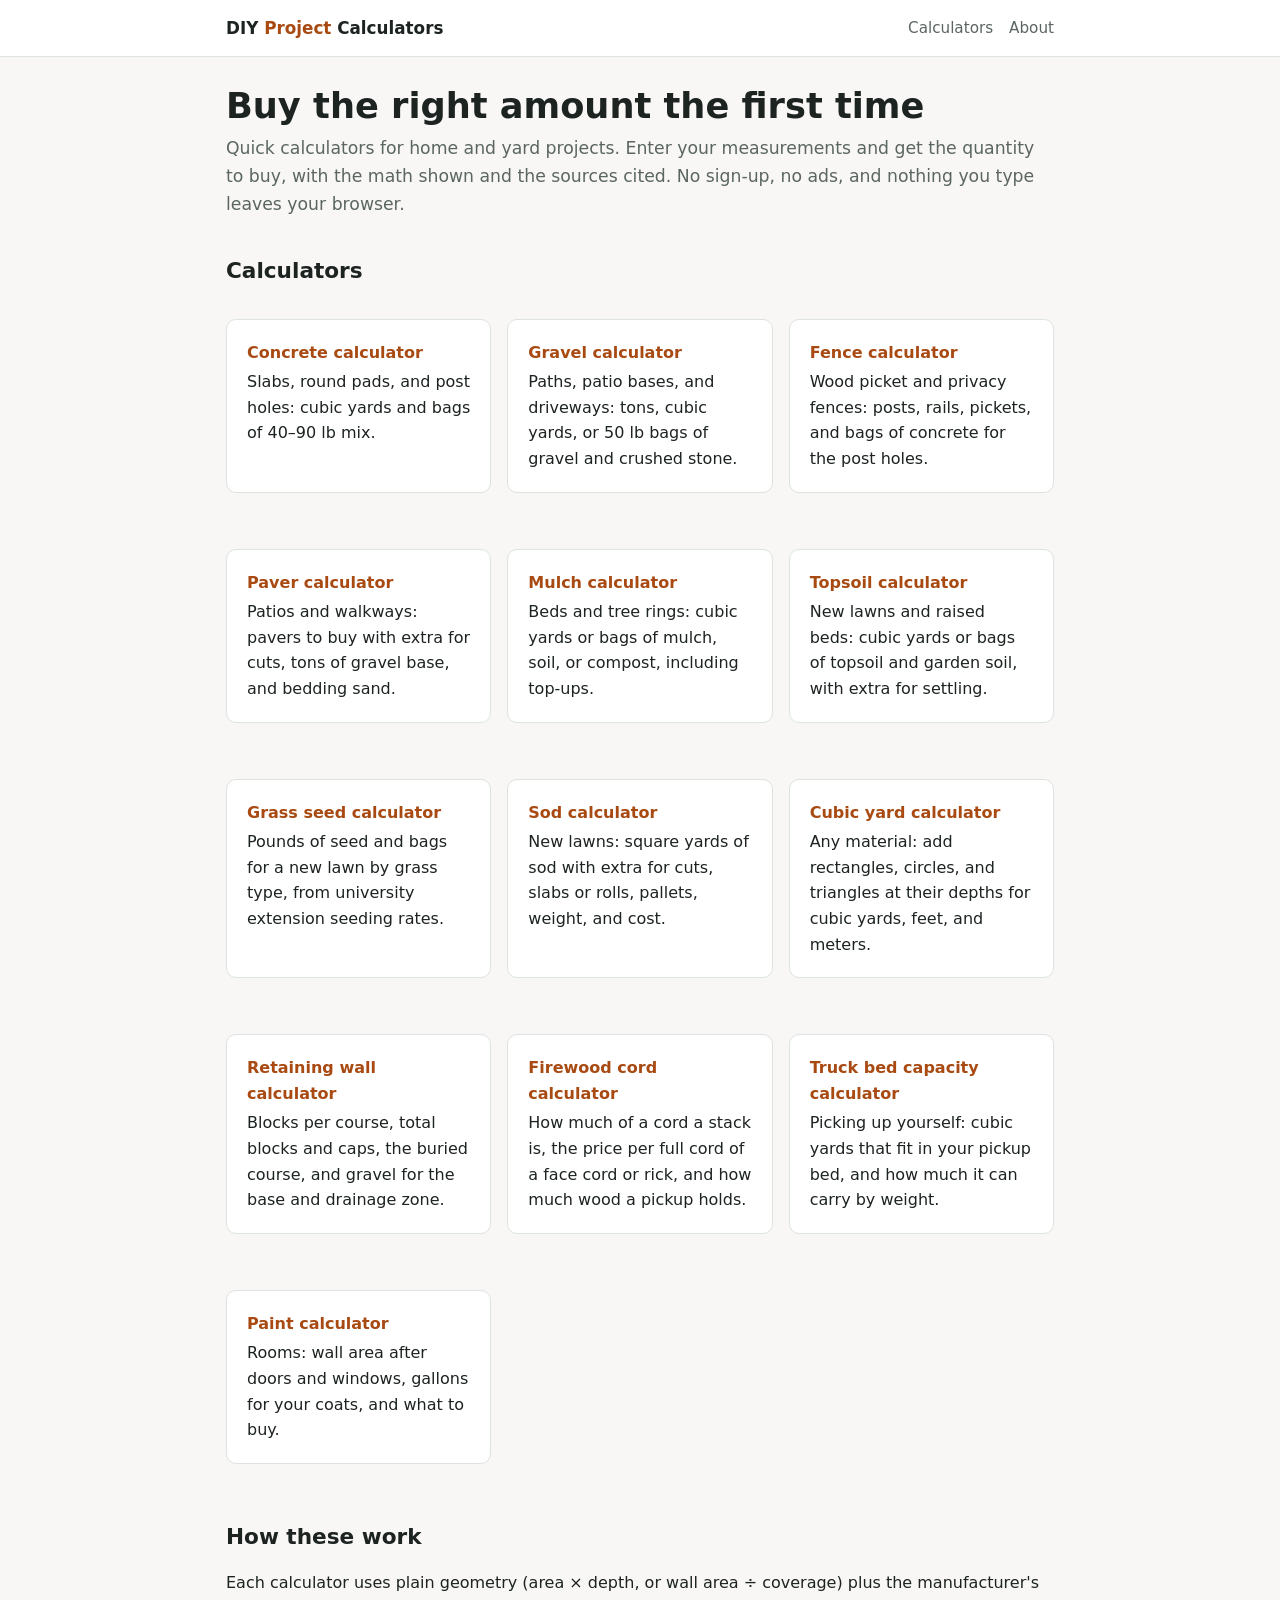
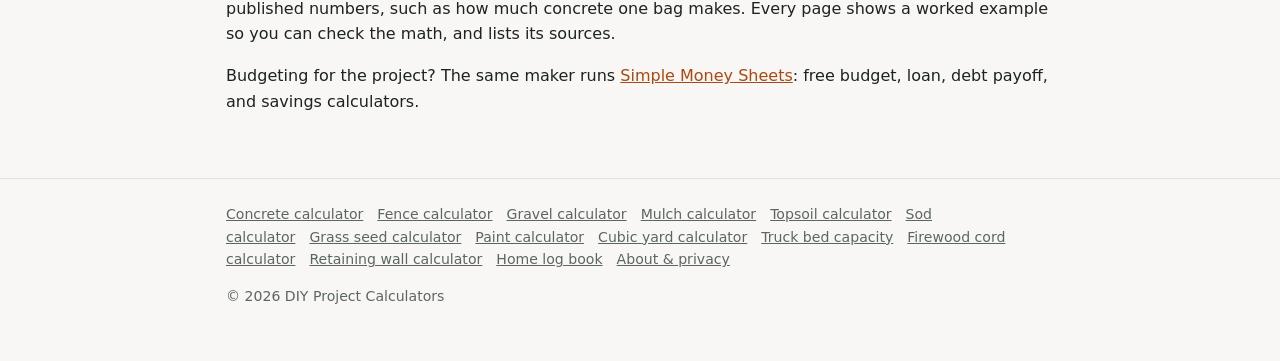
<file: index.html>
<!doctype html>
<html lang="en">
<head>
<meta charset="utf-8">
<meta name="google-site-verification" content="ST_m0Lv6cgQkU_CUB0DZ6t5wIHJvUm4Qn8jjZaFgOgs">
<meta name="msvalidate.01" content="11070C0857363E1547A2F352C2CA9851">
<meta name="p:domain_verify" content="dd85c5cff91aba68b553a9151f169325">
<meta name="viewport" content="width=device-width, initial-scale=1">
<title>DIY Project Calculators: Concrete, Gravel, Mulch, Paint</title>
<meta name="description" content="Free calculators for home and yard projects: bags of concrete, tons of gravel, yards of mulch or topsoil, and gallons of paint to buy. No sign-up; runs in your browser.">
<link rel="canonical" href="https://simpletoolshop.com/diy-project-calculators/">
<link rel="stylesheet" href="assets/style.css">
</head>
<body>
<header class="site"><div class="wrap">
  <a class="brand" href="./">DIY <span>Project</span> Calculators</a>
  <nav class="top"><a href="#calculators">Calculators</a><a href="about/">About</a></nav>
</div></header>
<main><div class="wrap">
  <h1>Buy the right amount the first time</h1>
  <p class="lede">Quick calculators for home and yard projects. Enter your measurements and get the quantity to buy, with the math shown and the sources cited. No sign-up, no ads, and nothing you type leaves your browser.</p>

  <h2 id="calculators">Calculators</h2>
  <div class="grid">
    <a class="card tool-link" href="concrete-calculator/"><strong>Concrete calculator</strong>Slabs, round pads, and post holes: cubic yards and bags of 40&ndash;90 lb mix.</a>
    <a class="card tool-link" href="gravel-calculator/"><strong>Gravel calculator</strong>Paths, patio bases, and driveways: tons, cubic yards, or 50 lb bags of gravel and crushed stone.</a>
    <a class="card tool-link" href="fence-calculator/"><strong>Fence calculator</strong>Wood picket and privacy fences: posts, rails, pickets, and bags of concrete for the post holes.</a>
    <a class="card tool-link" href="paver-calculator/"><strong>Paver calculator</strong>Patios and walkways: pavers to buy with extra for cuts, tons of gravel base, and bedding sand.</a>
    <a class="card tool-link" href="mulch-calculator/"><strong>Mulch calculator</strong>Beds and tree rings: cubic yards or bags of mulch, soil, or compost, including top-ups.</a>
    <a class="card tool-link" href="topsoil-calculator/"><strong>Topsoil calculator</strong>New lawns and raised beds: cubic yards or bags of topsoil and garden soil, with extra for settling.</a>
    <a class="card tool-link" href="grass-seed-calculator/"><strong>Grass seed calculator</strong>Pounds of seed and bags for a new lawn by grass type, from university extension seeding rates.</a>
    <a class="card tool-link" href="sod-calculator/"><strong>Sod calculator</strong>New lawns: square yards of sod with extra for cuts, slabs or rolls, pallets, weight, and cost.</a>
    <a class="card tool-link" href="cubic-yard-calculator/"><strong>Cubic yard calculator</strong>Any material: add rectangles, circles, and triangles at their depths for cubic yards, feet, and meters.</a>
    <a class="card tool-link" href="retaining-wall-calculator/"><strong>Retaining wall calculator</strong>Blocks per course, total blocks and caps, the buried course, and gravel for the base and drainage zone.</a>
    <a class="card tool-link" href="firewood-cord-calculator/"><strong>Firewood cord calculator</strong>How much of a cord a stack is, the price per full cord of a face cord or rick, and how much wood a pickup holds.</a>
    <a class="card tool-link" href="truck-bed-capacity-calculator/"><strong>Truck bed capacity calculator</strong>Picking up yourself: cubic yards that fit in your pickup bed, and how much it can carry by weight.</a>
    <a class="card tool-link" href="paint-calculator/"><strong>Paint calculator</strong>Rooms: wall area after doors and windows, gallons for your coats, and what to buy.</a>
  </div>

  <h2>How these work</h2>
  <p>Each calculator uses plain geometry (area &times; depth, or wall area &divide; coverage) plus the manufacturer's published numbers, such as how much concrete one bag makes. Every page shows a worked example so you can check the math, and lists its sources.</p>
  <p>Budgeting for the project? The same maker runs <a href="https://simpletoolshop.com/simple-money-sheets/">Simple Money Sheets</a>: free budget, loan, debt payoff, and savings calculators.</p>
</div></main>
<footer class="site"><div class="wrap">
  <a href="concrete-calculator/">Concrete calculator</a><a href="fence-calculator/">Fence calculator</a><a href="gravel-calculator/">Gravel calculator</a><a href="mulch-calculator/">Mulch calculator</a><a href="topsoil-calculator/">Topsoil calculator</a><a href="sod-calculator/">Sod calculator</a><a href="grass-seed-calculator/">Grass seed calculator</a><a href="paint-calculator/">Paint calculator</a><a href="cubic-yard-calculator/">Cubic yard calculator</a><a href="truck-bed-capacity-calculator/">Truck bed capacity</a><a href="firewood-cord-calculator/">Firewood cord calculator</a><a href="retaining-wall-calculator/">Retaining wall calculator</a><a href="https://www.amazon.com/dp/B0HS3CK9QW" data-goatcounter-click="kdp-home" rel="noopener">Home log book</a><a href="about/">About &amp; privacy</a>
  <p>&copy; <span data-year></span> DIY Project Calculators</p>
</div></footer>
<script src="assets/config.js"></script>
</body>
</html>
</file>
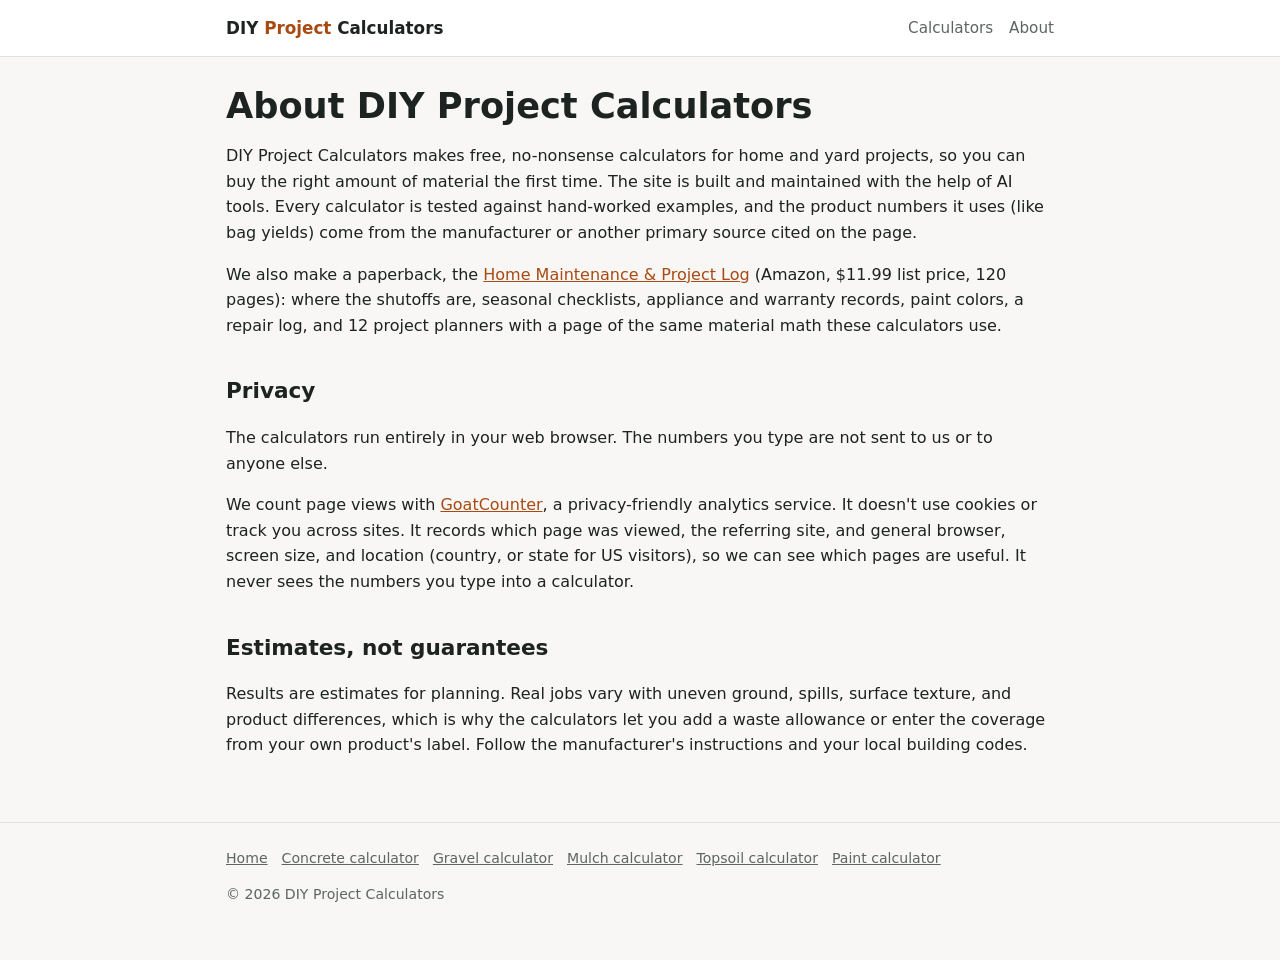
<file: about/index.html>
<!doctype html>
<html lang="en">
<head>
<meta charset="utf-8">
<meta name="viewport" content="width=device-width, initial-scale=1">
<title>About &amp; Privacy | DIY Project Calculators</title>
<meta name="description" content="About DIY Project Calculators, how the calculators are checked, and our privacy policy.">
<link rel="canonical" href="https://simpletoolshop.com/diy-project-calculators/about/">
<link rel="stylesheet" href="../assets/style.css">
</head>
<body>
<header class="site"><div class="wrap">
  <a class="brand" href="../">DIY <span>Project</span> Calculators</a>
  <nav class="top"><a href="../#calculators">Calculators</a><a href="./">About</a></nav>
</div></header>
<main><div class="wrap">
  <h1>About DIY Project Calculators</h1>
  <p>DIY Project Calculators makes free, no-nonsense calculators for home and yard projects, so you can buy the right amount of material the first time. The site is built and maintained with the help of AI tools. Every calculator is tested against hand-worked examples, and the product numbers it uses (like bag yields) come from the manufacturer or another primary source cited on the page.</p>
  <p>We also make a paperback, the <a href="https://www.amazon.com/dp/B0HS3CK9QW" data-goatcounter-click="kdp-home" rel="noopener">Home Maintenance &amp; Project Log</a> (Amazon, $11.99 list price, 120 pages): where the shutoffs are, seasonal checklists, appliance and warranty records, paint colors, a repair log, and 12 project planners with a page of the same material math these calculators use.</p>
  <h2>Privacy</h2>
  <p>The calculators run entirely in your web browser. The numbers you type are not sent to us or to anyone else.</p>
  <p>We count page views with <a href="https://www.goatcounter.com/">GoatCounter</a>, a privacy-friendly analytics service. It doesn't use cookies or track you across sites. It records which page was viewed, the referring site, and general browser, screen size, and location (country, or state for US visitors), so we can see which pages are useful. It never sees the numbers you type into a calculator.</p>
  <h2>Estimates, not guarantees</h2>
  <p>Results are estimates for planning. Real jobs vary with uneven ground, spills, surface texture, and product differences, which is why the calculators let you add a waste allowance or enter the coverage from your own product's label. Follow the manufacturer's instructions and your local building codes.</p>
</div></main>
<footer class="site"><div class="wrap">
  <a href="../">Home</a><a href="../concrete-calculator/">Concrete calculator</a><a href="../gravel-calculator/">Gravel calculator</a><a href="../mulch-calculator/">Mulch calculator</a><a href="../topsoil-calculator/">Topsoil calculator</a><a href="../paint-calculator/">Paint calculator</a>
  <p>&copy; <span data-year></span> DIY Project Calculators</p>
</div></footer>
<script src="../assets/config.js"></script>
</body>
</html>
</file>
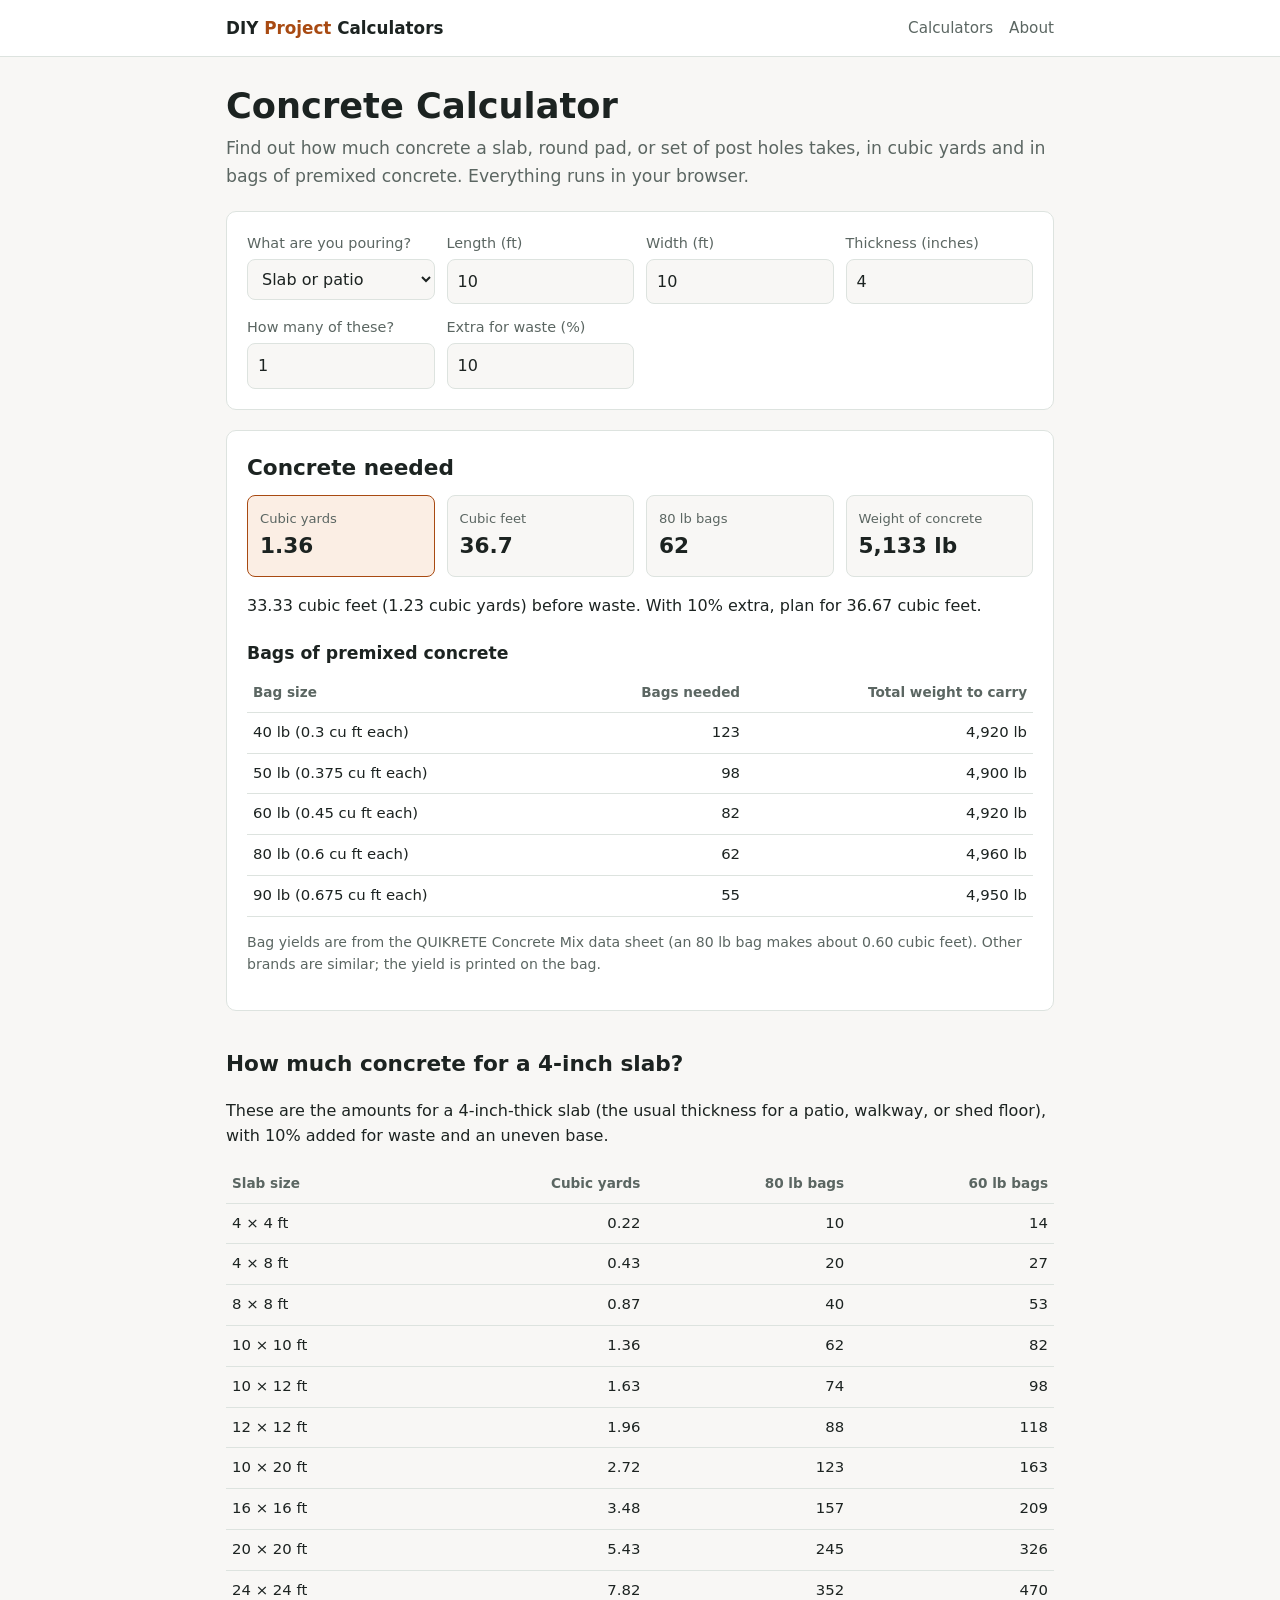
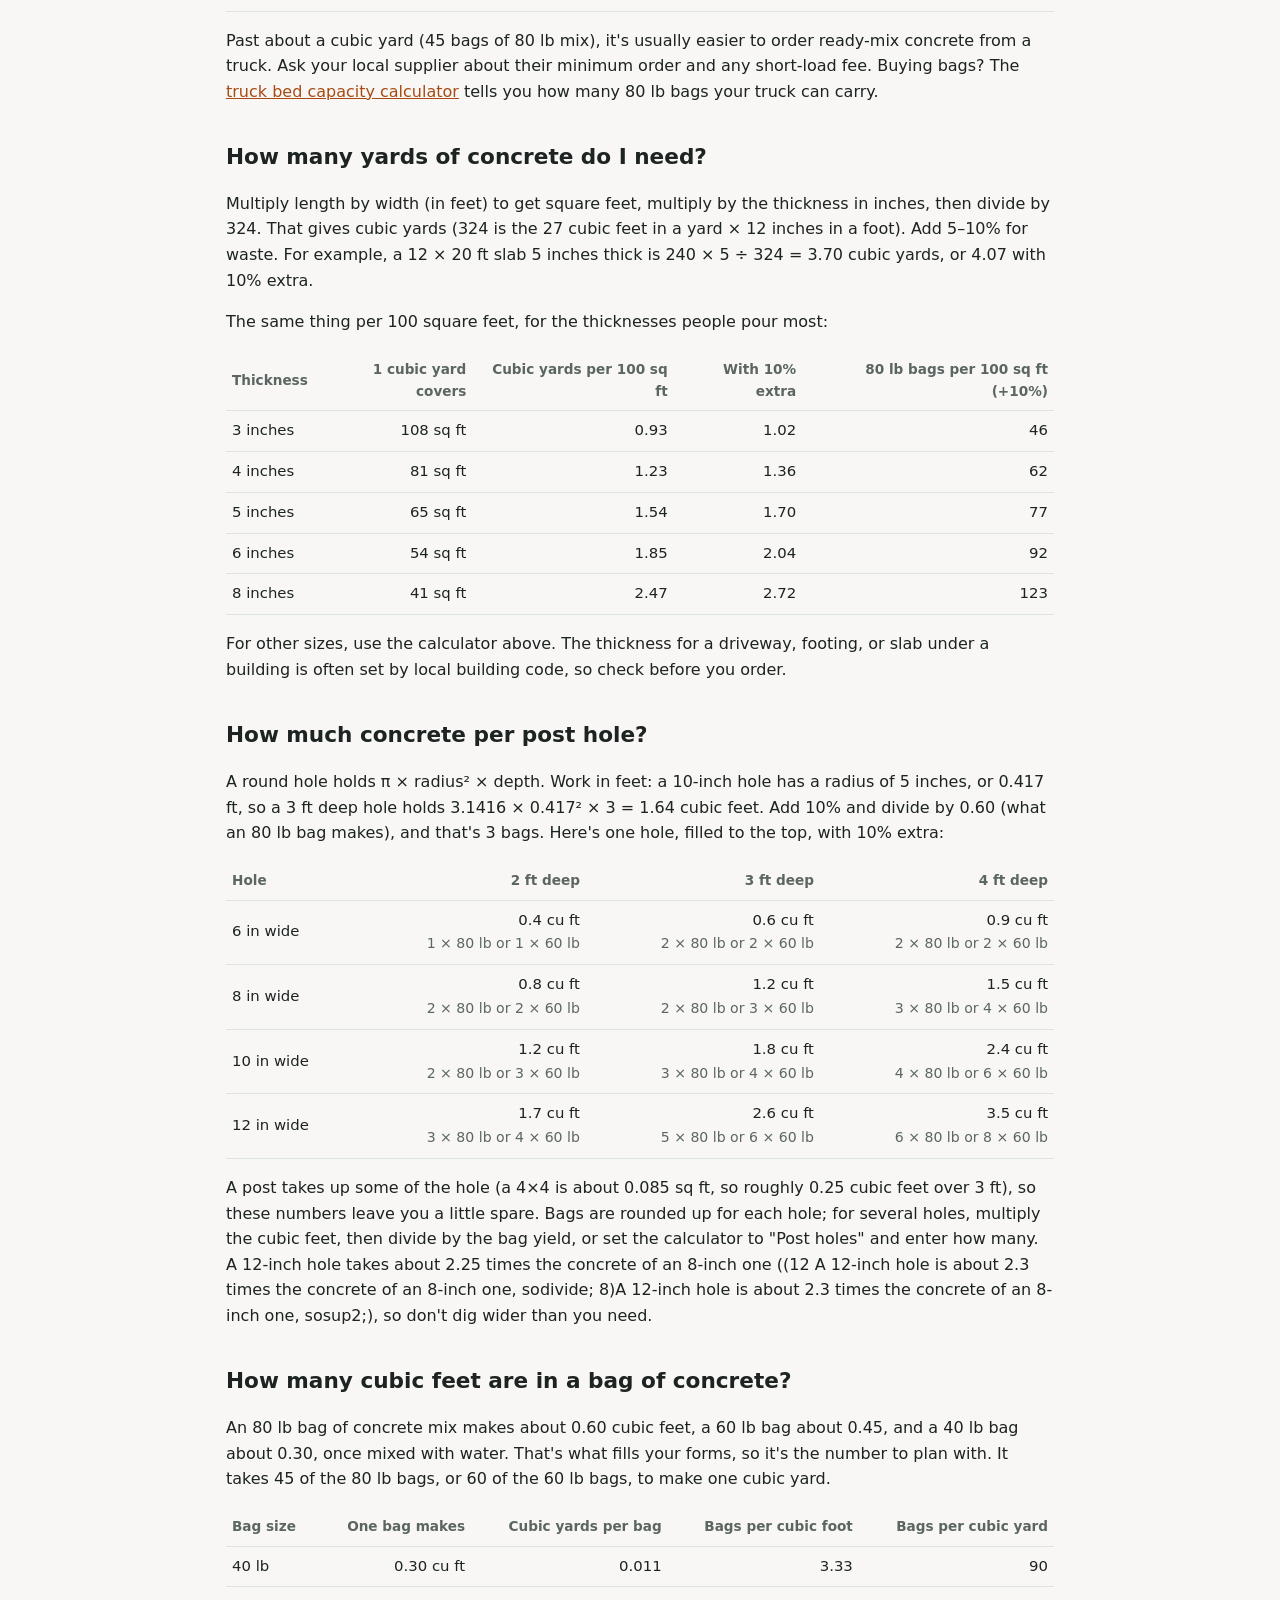
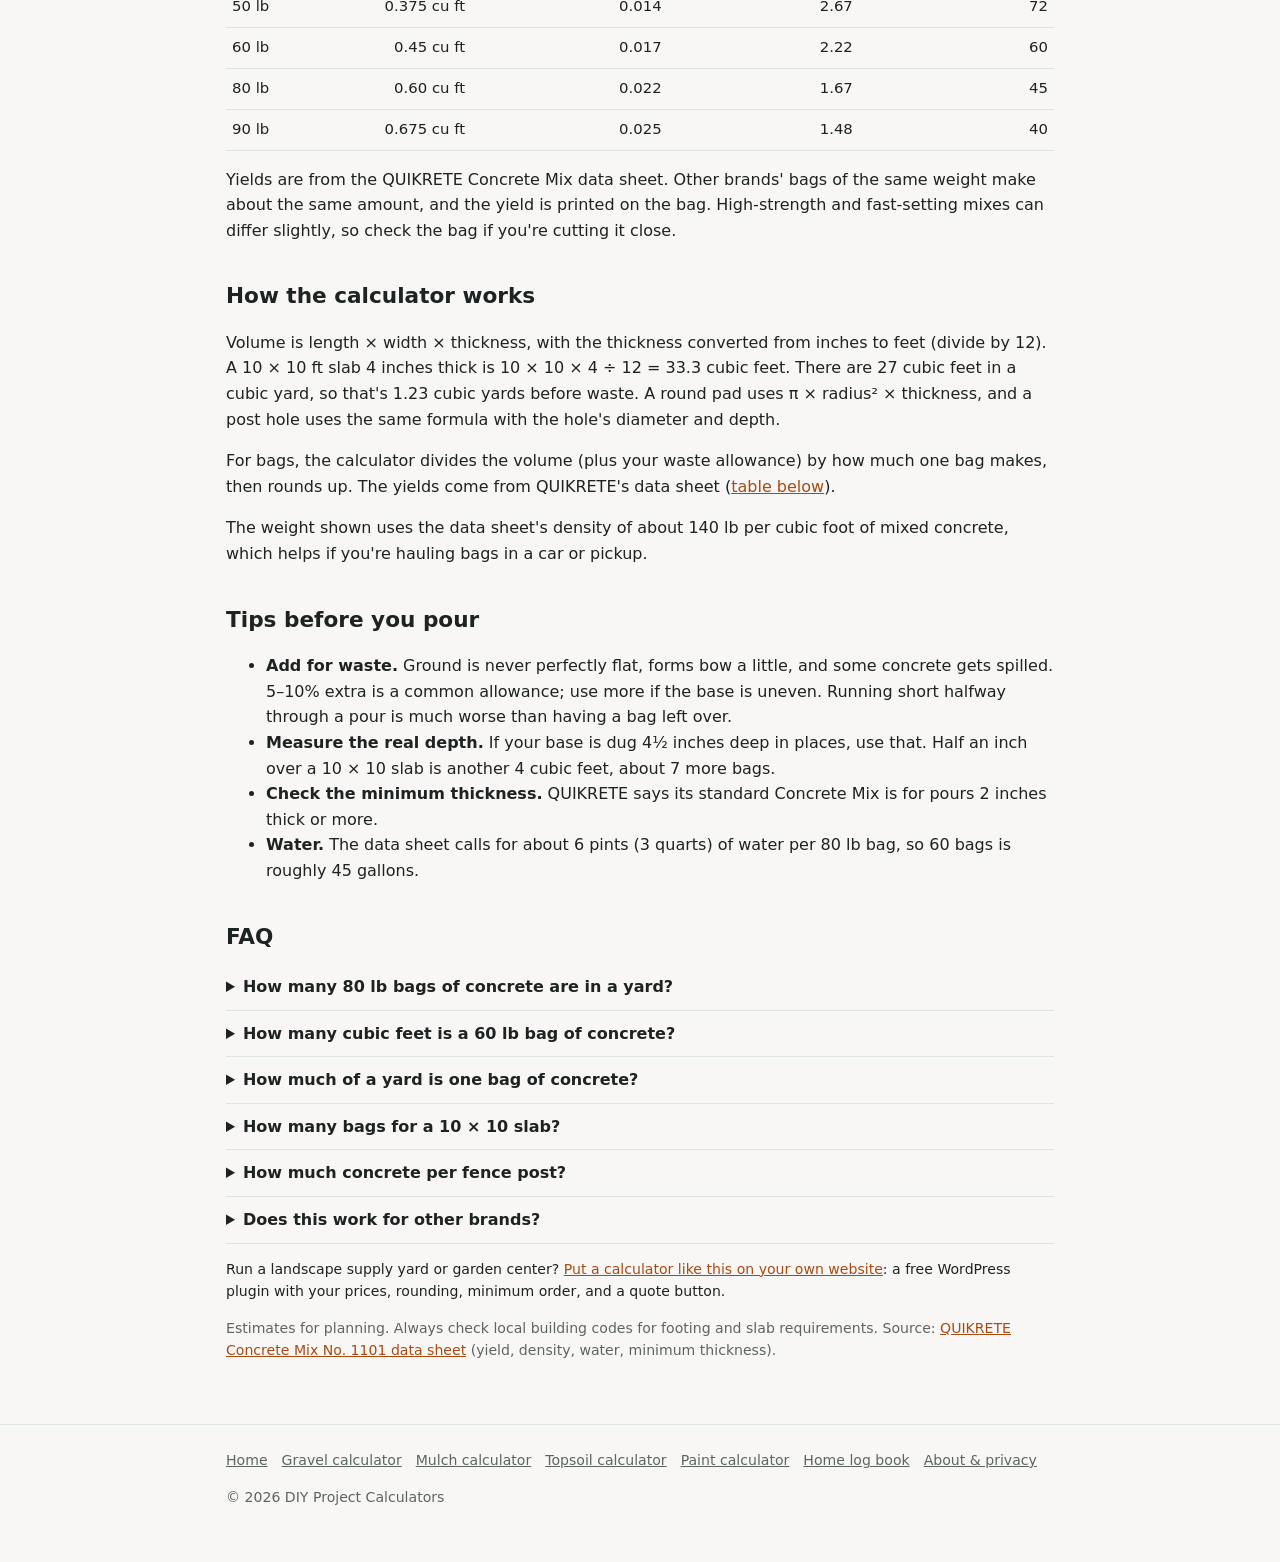
<file: concrete-calculator/index.html>
<!doctype html>
<html lang="en">
<head>
<meta charset="utf-8">
<meta name="viewport" content="width=device-width, initial-scale=1">
<title>Concrete Calculator: Bags per Yard, per Post Hole, and for a Slab</title>
<meta name="description" content="Concrete calculator for slabs, round pads, and post holes: cubic yards and 40, 60, or 80 lb bags to buy, plus cubic feet per bag and bags per post hole.">
<link rel="canonical" href="https://simpletoolshop.com/diy-project-calculators/concrete-calculator/">
<link rel="stylesheet" href="../assets/style.css">
<script type="application/ld+json">
{"@context":"https://schema.org","@type":"WebApplication","name":"Concrete Calculator","applicationCategory":"UtilitiesApplication","operatingSystem":"Any","offers":{"@type":"Offer","price":"0","priceCurrency":"USD"}}
</script>
</head>
<body>
<header class="site"><div class="wrap">
  <a class="brand" href="../">DIY <span>Project</span> Calculators</a>
  <nav class="top"><a href="../#calculators">Calculators</a><a href="../about/">About</a></nav>
</div></header>
<main><div class="wrap">
  <h1>Concrete Calculator</h1>
  <p class="lede">Find out how much concrete a slab, round pad, or set of post holes takes, in cubic yards and in bags of premixed concrete. Everything runs in your browser.</p>

  <section class="card">
    <div class="fields">
      <div><label for="shape">What are you pouring?</label>
        <select id="shape">
          <option value="slab">Slab or patio</option>
          <option value="round">Round pad</option>
          <option value="hole">Post holes or round columns</option>
        </select></div>
      <div class="s-slab"><label for="len">Length (ft)</label><input id="len" type="number" min="0" step="0.1" value="10" inputmode="decimal"></div>
      <div class="s-slab"><label for="wid">Width (ft)</label><input id="wid" type="number" min="0" step="0.1" value="10" inputmode="decimal"></div>
      <div class="s-round hidden"><label for="diam">Diameter (ft)</label><input id="diam" type="number" min="0" step="0.1" value="8" inputmode="decimal"></div>
      <div class="s-slab s-round"><label for="thick">Thickness (inches)</label><input id="thick" type="number" min="0" step="0.5" value="4" inputmode="decimal"></div>
      <div class="s-hole hidden"><label for="hdiam">Hole diameter (inches)</label><input id="hdiam" type="number" min="0" step="0.5" value="10" inputmode="decimal"></div>
      <div class="s-hole hidden"><label for="hdepth">Hole depth (ft)</label><input id="hdepth" type="number" min="0" step="0.1" value="3" inputmode="decimal"></div>
      <div><label for="qty">How many of these?</label><input id="qty" type="number" min="1" step="1" value="1" inputmode="numeric"></div>
      <div><label for="waste">Extra for waste (%)</label><input id="waste" type="number" min="0" max="50" step="1" value="10" inputmode="numeric"></div>
    </div>
    <p class="small muted" id="hole-note">For post holes, the calculator fills the whole hole. If a post will sit in it, the post takes up some room, so you'll have a little left over.</p>
  </section>

  <section class="card" aria-live="polite">
    <h2 style="margin-top:0">Concrete needed</h2>
    <div class="stats" id="stats"></div>
    <p id="summary"></p>
    <h3>Bags of premixed concrete</h3>
    <div class="table-scroll"><table id="bags"></table></div>
    <p class="small muted">Bag yields are from the QUIKRETE Concrete Mix data sheet (an 80 lb bag makes about 0.60 cubic feet). Other brands are similar; the yield is printed on the bag.</p>
  </section>

  <article>
    <h2>How much concrete for a 4-inch slab?</h2>
    <p>These are the amounts for a 4-inch-thick slab (the usual thickness for a patio, walkway, or shed floor), with 10% added for waste and an uneven base.</p>
    <div class="table-scroll"><table id="slab-table">
<!--table:concrete-slabs-->
<thead><tr><th>Slab size</th><th class="num">Cubic yards</th><th class="num">80 lb bags</th><th class="num">60 lb bags</th></tr></thead><tbody>
<tr><td>4 &times; 4 ft</td><td class="num">0.22</td><td class="num">10</td><td class="num">14</td></tr>
<tr><td>4 &times; 8 ft</td><td class="num">0.43</td><td class="num">20</td><td class="num">27</td></tr>
<tr><td>8 &times; 8 ft</td><td class="num">0.87</td><td class="num">40</td><td class="num">53</td></tr>
<tr><td>10 &times; 10 ft</td><td class="num">1.36</td><td class="num">62</td><td class="num">82</td></tr>
<tr><td>10 &times; 12 ft</td><td class="num">1.63</td><td class="num">74</td><td class="num">98</td></tr>
<tr><td>12 &times; 12 ft</td><td class="num">1.96</td><td class="num">88</td><td class="num">118</td></tr>
<tr><td>10 &times; 20 ft</td><td class="num">2.72</td><td class="num">123</td><td class="num">163</td></tr>
<tr><td>16 &times; 16 ft</td><td class="num">3.48</td><td class="num">157</td><td class="num">209</td></tr>
<tr><td>20 &times; 20 ft</td><td class="num">5.43</td><td class="num">245</td><td class="num">326</td></tr>
<tr><td>24 &times; 24 ft</td><td class="num">7.82</td><td class="num">352</td><td class="num">470</td></tr>
</tbody>
<!--/table-->
    </table></div>
    <p>Past about a cubic yard (45 bags of 80 lb mix), it's usually easier to order ready-mix concrete from a truck. Ask your local supplier about their minimum order and any short-load fee. Buying bags? The <a href="../truck-bed-capacity-calculator/">truck bed capacity calculator</a> tells you how many 80 lb bags your truck can carry.</p>

    <h2 id="how-many-yards">How many yards of concrete do I need?</h2>
    <p>Multiply length by width (in feet) to get square feet, multiply by the thickness in inches, then divide by 324. That gives cubic yards (324 is the 27 cubic feet in a yard &times; 12 inches in a foot). Add 5&ndash;10% for waste. For example, a 12 &times; 20 ft slab 5 inches thick is 240 &times; 5 &divide; 324 = 3.70 cubic yards, or 4.07 with 10% extra.</p>
    <p>The same thing per 100 square feet, for the thicknesses people pour most:</p>
    <div class="table-scroll"><table id="thickness-table">
<!--table:concrete-thickness-->
<thead><tr><th>Thickness</th><th class="num">1 cubic yard covers</th><th class="num">Cubic yards per 100 sq ft</th><th class="num">With 10% extra</th><th class="num">80 lb bags per 100 sq ft (+10%)</th></tr></thead><tbody>
<tr><td>3 inches</td><td class="num">108 sq ft</td><td class="num">0.93</td><td class="num">1.02</td><td class="num">46</td></tr>
<tr><td>4 inches</td><td class="num">81 sq ft</td><td class="num">1.23</td><td class="num">1.36</td><td class="num">62</td></tr>
<tr><td>5 inches</td><td class="num">65 sq ft</td><td class="num">1.54</td><td class="num">1.70</td><td class="num">77</td></tr>
<tr><td>6 inches</td><td class="num">54 sq ft</td><td class="num">1.85</td><td class="num">2.04</td><td class="num">92</td></tr>
<tr><td>8 inches</td><td class="num">41 sq ft</td><td class="num">2.47</td><td class="num">2.72</td><td class="num">123</td></tr>
</tbody>
<!--/table-->
    </table></div>
    <p>For other sizes, use the calculator above. The thickness for a driveway, footing, or slab under a building is often set by local building code, so check before you order.</p>

    <h2 id="post-holes">How much concrete per post hole?</h2>
    <p>A round hole holds &pi; &times; radius&sup2; &times; depth. Work in feet: a 10-inch hole has a radius of 5 inches, or 0.417 ft, so a 3 ft deep hole holds 3.1416 &times; 0.417&sup2; &times; 3 = 1.64 cubic feet. Add 10% and divide by 0.60 (what an 80 lb bag makes), and that's 3 bags. Here's one hole, filled to the top, with 10% extra:</p>
    <div class="table-scroll"><table id="post-hole-table">
<!--table:concrete-post-holes-->
<thead><tr><th>Hole</th><th class="num">2 ft deep</th><th class="num">3 ft deep</th><th class="num">4 ft deep</th></tr></thead><tbody>
<tr><td>6 in wide</td><td class="num">0.4 cu ft<br><span class="small muted">1 &times; 80 lb or 1 &times; 60 lb</span></td><td class="num">0.6 cu ft<br><span class="small muted">2 &times; 80 lb or 2 &times; 60 lb</span></td><td class="num">0.9 cu ft<br><span class="small muted">2 &times; 80 lb or 2 &times; 60 lb</span></td></tr>
<tr><td>8 in wide</td><td class="num">0.8 cu ft<br><span class="small muted">2 &times; 80 lb or 2 &times; 60 lb</span></td><td class="num">1.2 cu ft<br><span class="small muted">2 &times; 80 lb or 3 &times; 60 lb</span></td><td class="num">1.5 cu ft<br><span class="small muted">3 &times; 80 lb or 4 &times; 60 lb</span></td></tr>
<tr><td>10 in wide</td><td class="num">1.2 cu ft<br><span class="small muted">2 &times; 80 lb or 3 &times; 60 lb</span></td><td class="num">1.8 cu ft<br><span class="small muted">3 &times; 80 lb or 4 &times; 60 lb</span></td><td class="num">2.4 cu ft<br><span class="small muted">4 &times; 80 lb or 6 &times; 60 lb</span></td></tr>
<tr><td>12 in wide</td><td class="num">1.7 cu ft<br><span class="small muted">3 &times; 80 lb or 4 &times; 60 lb</span></td><td class="num">2.6 cu ft<br><span class="small muted">5 &times; 80 lb or 6 &times; 60 lb</span></td><td class="num">3.5 cu ft<br><span class="small muted">6 &times; 80 lb or 8 &times; 60 lb</span></td></tr>
</tbody>
<!--/table-->
    </table></div>
    <p>A post takes up some of the hole (a 4&times;4 is about 0.085 sq ft, so roughly 0.25 cubic feet over 3 ft), so these numbers leave you a little spare. Bags are rounded up for each hole; for several holes, multiply the cubic feet, then divide by the bag yield, or set the calculator to "Post holes" and enter how many. A 12-inch hole takes about 2.25 times the concrete of an 8-inch one ((12 A 12-inch hole is about 2.3 times the concrete of an 8-inch one, sodivide; 8)A 12-inch hole is about 2.3 times the concrete of an 8-inch one, sosup2;), so don't dig wider than you need.</p>

    <h2 id="bag-yield">How many cubic feet are in a bag of concrete?</h2>
    <p>An 80 lb bag of concrete mix makes about 0.60 cubic feet, a 60 lb bag about 0.45, and a 40 lb bag about 0.30, once mixed with water. That's what fills your forms, so it's the number to plan with. It takes 45 of the 80 lb bags, or 60 of the 60 lb bags, to make one cubic yard.</p>
    <div class="table-scroll"><table id="bag-yield-table">
<!--table:concrete-bag-yields-->
<thead><tr><th>Bag size</th><th class="num">One bag makes</th><th class="num">Cubic yards per bag</th><th class="num">Bags per cubic foot</th><th class="num">Bags per cubic yard</th></tr></thead><tbody>
<tr><td>40 lb</td><td class="num">0.30 cu ft</td><td class="num">0.011</td><td class="num">3.33</td><td class="num">90</td></tr>
<tr><td>50 lb</td><td class="num">0.375 cu ft</td><td class="num">0.014</td><td class="num">2.67</td><td class="num">72</td></tr>
<tr><td>60 lb</td><td class="num">0.45 cu ft</td><td class="num">0.017</td><td class="num">2.22</td><td class="num">60</td></tr>
<tr><td>80 lb</td><td class="num">0.60 cu ft</td><td class="num">0.022</td><td class="num">1.67</td><td class="num">45</td></tr>
<tr><td>90 lb</td><td class="num">0.675 cu ft</td><td class="num">0.025</td><td class="num">1.48</td><td class="num">40</td></tr>
</tbody>
<!--/table-->
    </table></div>
    <p>Yields are from the QUIKRETE Concrete Mix data sheet. Other brands' bags of the same weight make about the same amount, and the yield is printed on the bag. High-strength and fast-setting mixes can differ slightly, so check the bag if you're cutting it close.</p>

    <h2>How the calculator works</h2>
    <p>Volume is length &times; width &times; thickness, with the thickness converted from inches to feet (divide by 12). A 10 &times; 10 ft slab 4 inches thick is 10 &times; 10 &times; 4 &divide; 12 = 33.3 cubic feet. There are 27 cubic feet in a cubic yard, so that's 1.23 cubic yards before waste. A round pad uses &pi; &times; radius&sup2; &times; thickness, and a post hole uses the same formula with the hole's diameter and depth.</p>
    <p>For bags, the calculator divides the volume (plus your waste allowance) by how much one bag makes, then rounds up. The yields come from QUIKRETE's data sheet (<a href="#bag-yield">table below</a>).</p>
    <p>The weight shown uses the data sheet's density of about 140 lb per cubic foot of mixed concrete, which helps if you're hauling bags in a car or pickup.</p>

    <h2>Tips before you pour</h2>
    <ul>
      <li><strong>Add for waste.</strong> Ground is never perfectly flat, forms bow a little, and some concrete gets spilled. 5&ndash;10% extra is a common allowance; use more if the base is uneven. Running short halfway through a pour is much worse than having a bag left over.</li>
      <li><strong>Measure the real depth.</strong> If your base is dug 4&frac12; inches deep in places, use that. Half an inch over a 10 &times; 10 slab is another 4 cubic feet, about 7 more bags.</li>
      <li><strong>Check the minimum thickness.</strong> QUIKRETE says its standard Concrete Mix is for pours 2 inches thick or more.</li>
      <li><strong>Water.</strong> The data sheet calls for about 6 pints (3 quarts) of water per 80 lb bag, so 60 bags is roughly 45 gallons.</li>
    </ul>

    <h2>FAQ</h2>
    <details><summary>How many 80 lb bags of concrete are in a yard?</summary><p>45. One cubic yard is 27 cubic feet, and an 80 lb bag makes about 0.60 cubic feet (27 &divide; 0.60 = 45). With 60 lb bags it's 60 per yard.</p></details>
    <details><summary>How many cubic feet is a 60 lb bag of concrete?</summary><p>About 0.45 cubic feet (QUIKRETE's figure), so 2.2 bags make a cubic foot and 60 bags make a cubic yard. An 80 lb bag makes about 0.60 cubic feet.</p></details>
    <details><summary>How much of a yard is one bag of concrete?</summary><p>An 80 lb bag is about 0.022 cubic yards (0.60 &divide; 27), a 60 lb bag about 0.017. So one yard is 45 or 60 bags.</p></details>
    <details><summary>How many bags for a 10 &times; 10 slab?</summary><p>At 4 inches thick: 33.3 cubic feet, which is 56 bags of 80 lb mix with no extra, or 62 bags with 10% added for waste.</p></details>
    <details><summary>How much concrete per fence post?</summary><p>A 10-inch hole 3 feet deep holds about 1.6 cubic feet, which is 3 bags of 80 lb mix (with 10% extra). Set the shape to "Post holes" and enter your hole size and number of posts. The post itself takes up some of the space, so you'll have a bit to spare. Planning a whole fence? The <a href="../fence-calculator/">fence calculator</a> sizes the holes, subtracts the post, and counts posts, rails, and pickets too.</p></details>
    <details><summary>Does this work for other brands?</summary><p>Yes, if you know the yield. Most bags print it (for example "yields 0.6 cu ft"). Bag yields for the same weight are similar across brands, but check yours if you're ordering exactly.</p></details>
    <p class="small">Run a landscape supply yard or garden center? <a href="https://simpletoolshop.com/landscape-material-calculator/?utm_source=diy">Put a calculator like this on your own website</a>: a free WordPress plugin with your prices, rounding, minimum order, and a quote button.</p>
    <p class="small muted">Estimates for planning. Always check local building codes for footing and slab requirements. Source: <a href="https://www.quikrete.com/PDFs/DATA_SHEET-Concrete%20Mix%201101.pdf">QUIKRETE Concrete Mix No. 1101 data sheet</a> (yield, density, water, minimum thickness).</p>
  </article>
</div></main>
<footer class="site"><div class="wrap">
  <a href="../">Home</a><a href="../gravel-calculator/">Gravel calculator</a><a href="../mulch-calculator/">Mulch calculator</a><a href="../topsoil-calculator/">Topsoil calculator</a><a href="../paint-calculator/">Paint calculator</a><a href="https://www.amazon.com/dp/B0HS3CK9QW" data-goatcounter-click="kdp-home" rel="noopener">Home log book</a><a href="../about/">About &amp; privacy</a>
  <p>&copy; <span data-year></span> DIY Project Calculators</p>
</div></footer>
<script src="../assets/config.js"></script>
<script src="../assets/diy-engine.js"></script>
<script>
(function () {
  const $ = id => document.getElementById(id);
  const E = window.DiyEngine;
  const num = id => Math.max(0, parseFloat($(id).value) || 0);
  const fmt = (n, d = 2) => n.toLocaleString(undefined, { minimumFractionDigits: d, maximumFractionDigits: d });
  const stat = (k, v, win) => `<div class="stat${win ? ' win' : ''}"><div class="k">${k}</div><div class="v">${v}</div></div>`;

  function render() {
    const shape = $('shape').value;
    ['slab', 'round', 'hole'].forEach(s => document.querySelectorAll('.s-' + s).forEach(el => el.classList.add('hidden')));
    document.querySelectorAll('.s-' + shape).forEach(el => el.classList.remove('hidden'));
    $('hole-note').classList.toggle('hidden', shape !== 'hole');
    const qty = Math.max(1, Math.round(num('qty')) || 1);
    const waste = Math.min(50, num('waste'));
    const one = shape === 'slab' ? E.slab(num('len'), num('wid'), num('thick'))
      : shape === 'round' ? E.circleSlab(num('diam'), num('thick'))
      : E.cylinder(num('hdiam'), num('hdepth'));
    const base = one * qty;
    if (base <= 0) {
      $('stats').innerHTML = ''; $('bags').innerHTML = '';
      $('summary').textContent = 'Enter your measurements to see how much concrete you need.';
      return;
    }
    const c = E.concrete(base, waste);
    const b80 = c.bags.find(b => b.lb === 80).count;
    $('stats').innerHTML = stat('Cubic yards', fmt(c.yd3), true) + stat('Cubic feet', fmt(c.ft3, 1)) +
      stat('80 lb bags', b80.toLocaleString()) + stat('Weight of concrete', `${Math.round(c.lb).toLocaleString()} lb`);
    $('summary').textContent = `${qty > 1 ? qty + ' pours of ' + fmt(one, 2) + ' cu ft each = ' : ''}${fmt(base, 2)} cubic feet (${fmt(base / 27)} cubic yards) before waste. ` +
      `With ${waste}% extra, plan for ${fmt(c.ft3, 2)} cubic feet.`;
    $('bags').innerHTML = '<thead><tr><th>Bag size</th><th class="num">Bags needed</th><th class="num">Total weight to carry</th></tr></thead><tbody>' +
      c.bags.map(b => `<tr><td>${b.lb} lb (${b.yield} cu ft each)</td><td class="num">${b.count.toLocaleString()}</td><td class="num">${(b.count * b.lb).toLocaleString()} lb</td></tr>`).join('') + '</tbody>';
  }
  document.querySelectorAll('input, select').forEach(el => el.addEventListener('input', render));
  render();
})();
</script>
</body>
</html>
</file>
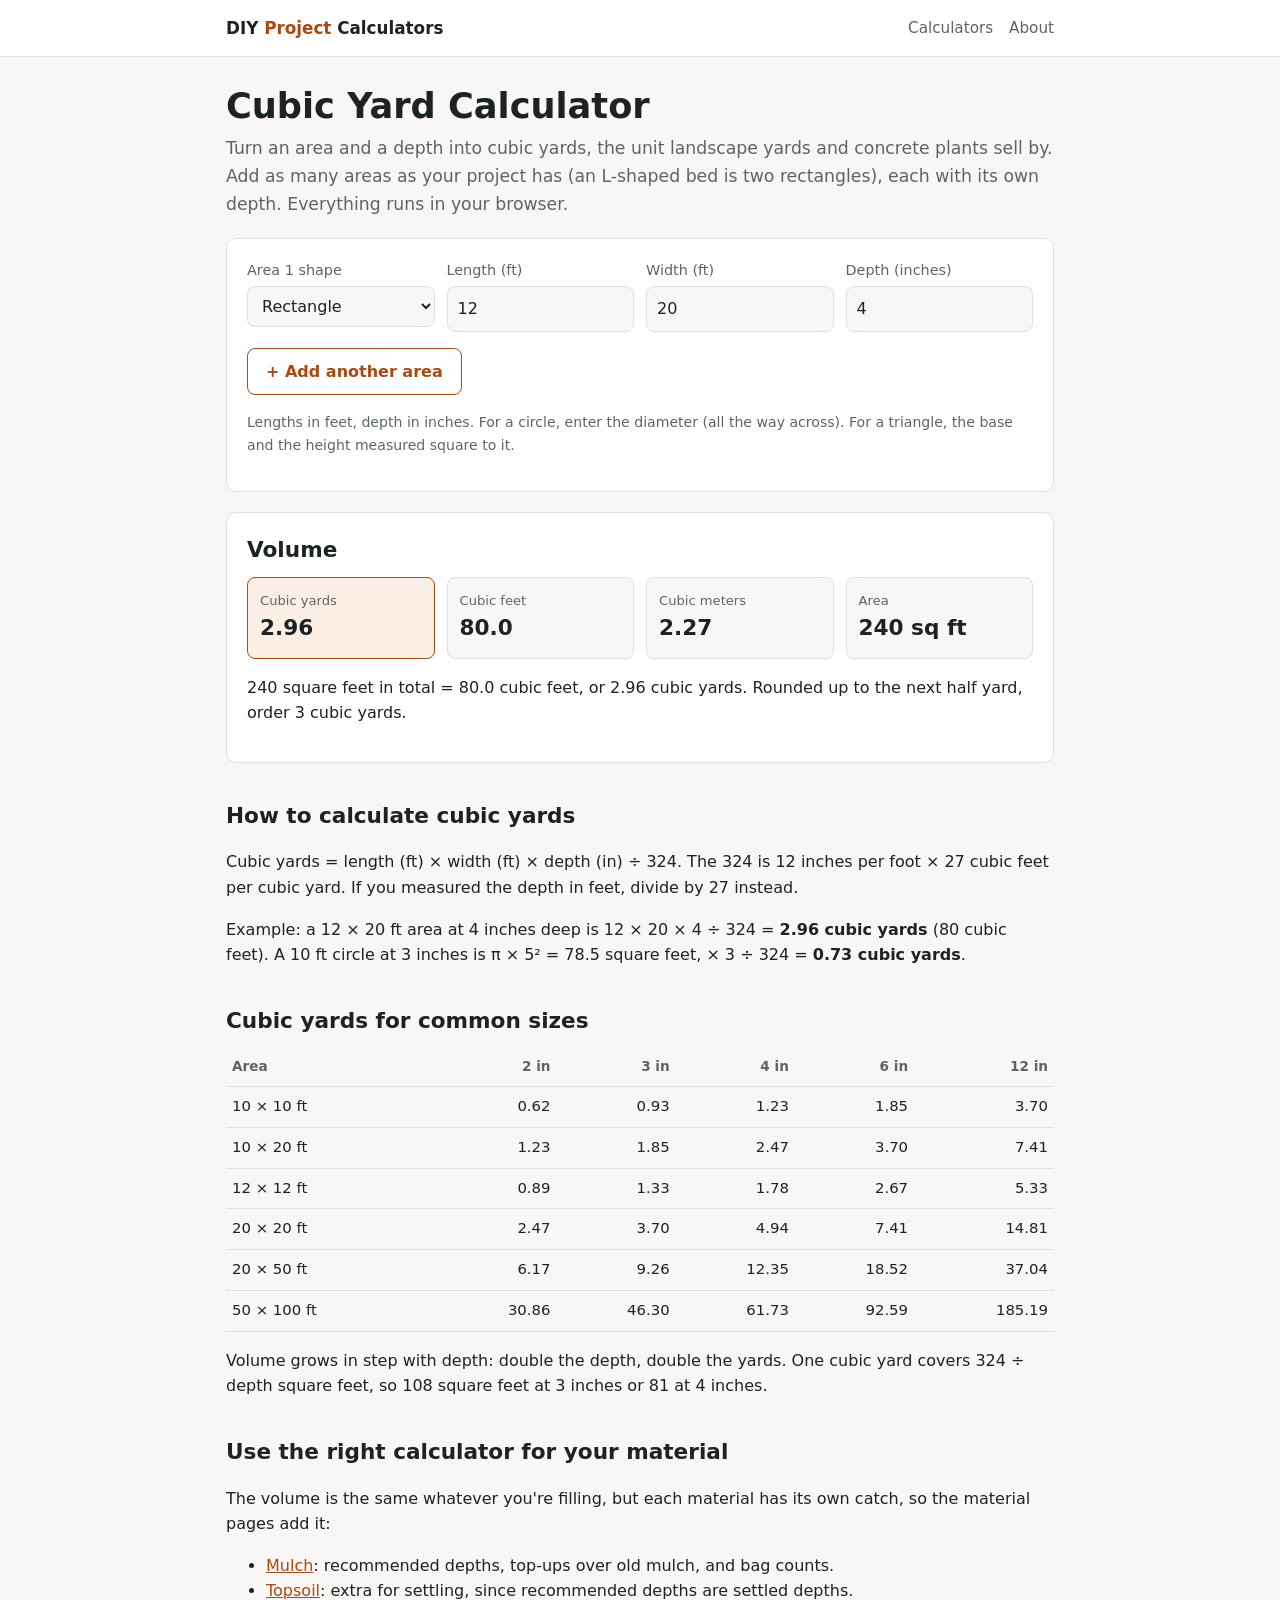
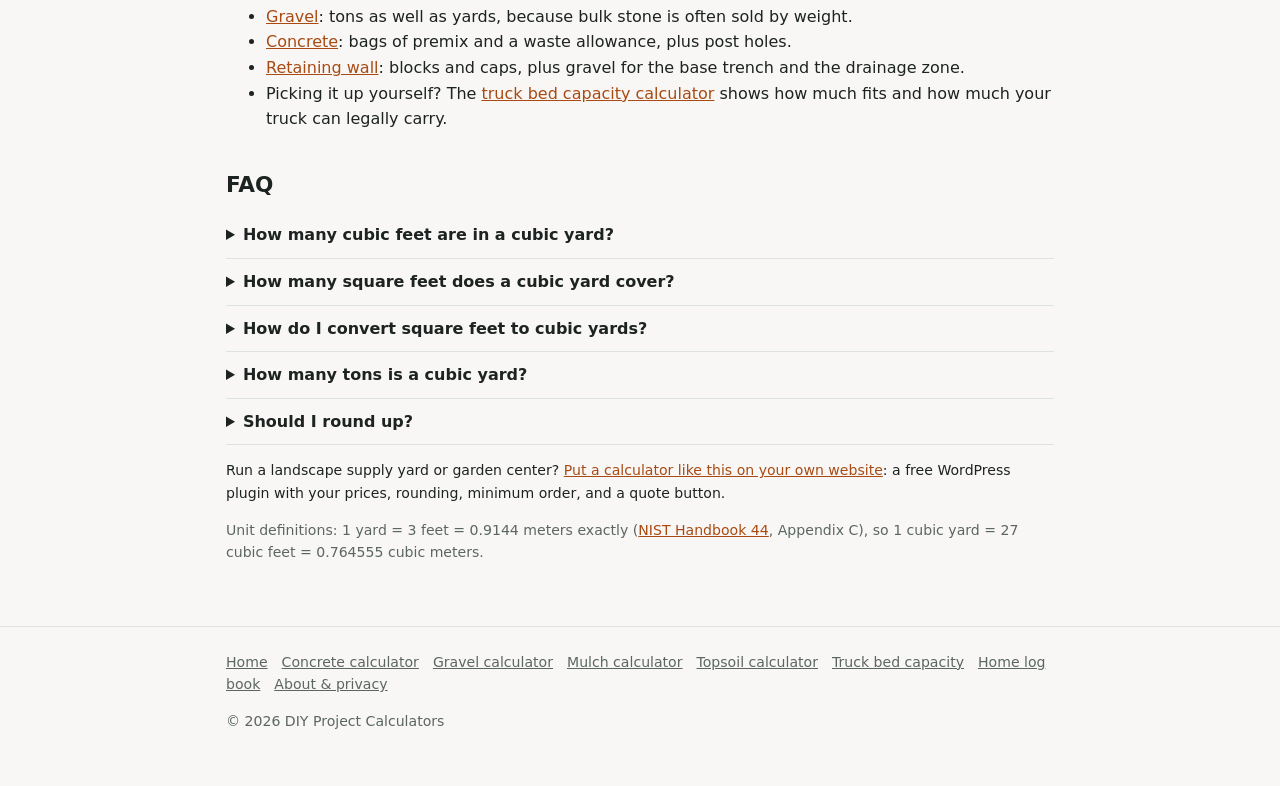
<file: cubic-yard-calculator/index.html>
<!doctype html>
<html lang="en">
<head>
<meta charset="utf-8">
<meta name="viewport" content="width=device-width, initial-scale=1">
<title>Cubic Yard Calculator: Square Feet and Depth to Cubic Yards</title>
<meta name="description" content="Free cubic yard calculator for mulch, soil, gravel, sand, or concrete. Add rectangles, circles, and triangles, enter the depth, and get cubic yards, feet, and meters.">
<link rel="canonical" href="https://simpletoolshop.com/diy-project-calculators/cubic-yard-calculator/">
<link rel="stylesheet" href="../assets/style.css">
<script type="application/ld+json">
{"@context":"https://schema.org","@type":"WebApplication","name":"Cubic Yard Calculator","applicationCategory":"UtilitiesApplication","operatingSystem":"Any","offers":{"@type":"Offer","price":"0","priceCurrency":"USD"}}
</script>
</head>
<body>
<header class="site"><div class="wrap">
  <a class="brand" href="../">DIY <span>Project</span> Calculators</a>
  <nav class="top"><a href="../#calculators">Calculators</a><a href="../about/">About</a></nav>
</div></header>
<main><div class="wrap">
  <h1>Cubic Yard Calculator</h1>
  <p class="lede">Turn an area and a depth into cubic yards, the unit landscape yards and concrete plants sell by. Add as many areas as your project has (an L-shaped bed is two rectangles), each with its own depth. Everything runs in your browser.</p>

  <section class="card">
    <div id="parts"></div>
    <p><button type="button" class="btn ghost" id="add">+ Add another area</button></p>
    <p class="small muted">Lengths in feet, depth in inches. For a circle, enter the diameter (all the way across). For a triangle, the base and the height measured square to it.</p>
  </section>

  <section class="card" aria-live="polite">
    <h2 style="margin-top:0">Volume</h2>
    <div class="stats" id="stats"></div>
    <p id="summary"></p>
    <div class="table-scroll"><table id="rows"></table></div>
  </section>

  <article>
    <h2 id="formula">How to calculate cubic yards</h2>
    <p>Cubic yards = length (ft) &times; width (ft) &times; depth (in) &divide; 324. The 324 is 12 inches per foot &times; 27 cubic feet per cubic yard. If you measured the depth in feet, divide by 27 instead.</p>
    <p>Example: a 12 &times; 20 ft area at 4 inches deep is 12 &times; 20 &times; 4 &divide; 324 = <strong>2.96 cubic yards</strong> (80 cubic feet). A 10 ft circle at 3 inches is &pi; &times; 5&sup2; = 78.5 square feet, &times; 3 &divide; 324 = <strong>0.73 cubic yards</strong>.</p>

    <h2>Cubic yards for common sizes</h2>
    <div class="table-scroll"><table id="sizes-table">
<!--table:cubic-yard-sizes-->
<thead><tr><th>Area</th><th class="num">2 in</th><th class="num">3 in</th><th class="num">4 in</th><th class="num">6 in</th><th class="num">12 in</th></tr></thead><tbody>
<tr><td>10 &times; 10 ft</td><td class="num">0.62</td><td class="num">0.93</td><td class="num">1.23</td><td class="num">1.85</td><td class="num">3.70</td></tr>
<tr><td>10 &times; 20 ft</td><td class="num">1.23</td><td class="num">1.85</td><td class="num">2.47</td><td class="num">3.70</td><td class="num">7.41</td></tr>
<tr><td>12 &times; 12 ft</td><td class="num">0.89</td><td class="num">1.33</td><td class="num">1.78</td><td class="num">2.67</td><td class="num">5.33</td></tr>
<tr><td>20 &times; 20 ft</td><td class="num">2.47</td><td class="num">3.70</td><td class="num">4.94</td><td class="num">7.41</td><td class="num">14.81</td></tr>
<tr><td>20 &times; 50 ft</td><td class="num">6.17</td><td class="num">9.26</td><td class="num">12.35</td><td class="num">18.52</td><td class="num">37.04</td></tr>
<tr><td>50 &times; 100 ft</td><td class="num">30.86</td><td class="num">46.30</td><td class="num">61.73</td><td class="num">92.59</td><td class="num">185.19</td></tr>
</tbody>
<!--/table-->
    </table></div>
    <p>Volume grows in step with depth: double the depth, double the yards. One cubic yard covers 324 &divide; depth square feet, so 108 square feet at 3 inches or 81 at 4 inches.</p>

    <h2>Use the right calculator for your material</h2>
    <p>The volume is the same whatever you're filling, but each material has its own catch, so the material pages add it:</p>
    <ul>
      <li><a href="../mulch-calculator/">Mulch</a>: recommended depths, top-ups over old mulch, and bag counts.</li>
      <li><a href="../topsoil-calculator/">Topsoil</a>: extra for settling, since recommended depths are settled depths.</li>
      <li><a href="../gravel-calculator/">Gravel</a>: tons as well as yards, because bulk stone is often sold by weight.</li>
      <li><a href="../concrete-calculator/">Concrete</a>: bags of premix and a waste allowance, plus post holes.</li>
      <li><a href="../retaining-wall-calculator/">Retaining wall</a>: blocks and caps, plus gravel for the base trench and the drainage zone.</li>
      <li>Picking it up yourself? The <a href="../truck-bed-capacity-calculator/">truck bed capacity calculator</a> shows how much fits and how much your truck can legally carry.</li>
    </ul>

    <h2>FAQ</h2>
    <details><summary>How many cubic feet are in a cubic yard?</summary><p>27. A cubic yard is 3 ft &times; 3 ft &times; 3 ft. It's also about 0.765 cubic meters (a yard is exactly 0.9144 m).</p></details>
    <details><summary>How many square feet does a cubic yard cover?</summary><p>324 divided by the depth in inches: 162 square feet at 2 inches, 108 at 3, 81 at 4, 54 at 6.</p></details>
    <details><summary>How do I convert square feet to cubic yards?</summary><p>Multiply the square feet by the depth in inches and divide by 324. 500 square feet at 3 inches is 500 &times; 3 &divide; 324 = 4.63 cubic yards.</p></details>
    <details><summary>How many tons is a cubic yard?</summary><p>It depends on the material. Gravel and crushed stone are roughly 1.35 tons per cubic yard by the bag figures our <a href="../gravel-calculator/">gravel calculator</a> uses, but suppliers' numbers vary; mulch is far lighter. Ask the yard for their weight per yard.</p></details>
    <details><summary>Should I round up?</summary><p>Yes. Some yards sell only in half or whole cubic yards, and ground is rarely perfectly flat. Rounding up to the next half yard is a common cushion; for concrete, add a waste allowance (the <a href="../concrete-calculator/">concrete calculator</a> adds 10% by default).</p></details>
    <p class="small">Run a landscape supply yard or garden center? <a href="https://simpletoolshop.com/landscape-material-calculator/?utm_source=diy">Put a calculator like this on your own website</a>: a free WordPress plugin with your prices, rounding, minimum order, and a quote button.</p>
    <p class="small muted">Unit definitions: 1 yard = 3 feet = 0.9144 meters exactly (<a href="https://www.nist.gov/pml/owm/nist-handbook-44-current-edition">NIST Handbook 44</a>, Appendix C), so 1 cubic yard = 27 cubic feet = 0.764555 cubic meters.</p>
  </article>
</div></main>
<footer class="site"><div class="wrap">
  <a href="../">Home</a><a href="../concrete-calculator/">Concrete calculator</a><a href="../gravel-calculator/">Gravel calculator</a><a href="../mulch-calculator/">Mulch calculator</a><a href="../topsoil-calculator/">Topsoil calculator</a><a href="../truck-bed-capacity-calculator/">Truck bed capacity</a><a href="https://www.amazon.com/dp/B0HS3CK9QW" data-goatcounter-click="kdp-home" rel="noopener">Home log book</a><a href="../about/">About &amp; privacy</a>
  <p>&copy; <span data-year></span> DIY Project Calculators</p>
</div></footer>
<script src="../assets/config.js"></script>
<script src="../assets/diy-engine.js"></script>
<script>
(function () {
  const $ = id => document.getElementById(id);
  const E = window.DiyEngine;
  const MAX = 8;
  const fmt = (n, d = 2) => n.toLocaleString(undefined, { minimumFractionDigits: d, maximumFractionDigits: d });
  const stat = (k, v, win) => `<div class="stat${win ? ' win' : ''}"><div class="k">${k}</div><div class="v">${v}</div></div>`;
  const LABELS = { rect: ['Length (ft)', 'Width (ft)'], circle: ['Diameter (ft)', ''], triangle: ['Base (ft)', 'Height (ft)'] };
  let count = 0;

  function addPart(shape = 'rect', a = 12, b = 20, depth = 4) {
    if (count >= MAX) return;
    const i = count++;
    const div = document.createElement('div');
    div.className = 'fields part'; div.dataset.i = i;
    div.innerHTML =
      `<div><label for="shape-${i}">Area ${i + 1} shape</label><select id="shape-${i}"><option value="rect">Rectangle</option><option value="circle">Circle</option><option value="triangle">Triangle</option></select></div>` +
      `<div><label for="a-${i}" id="la-${i}">Length (ft)</label><input id="a-${i}" type="number" min="0" step="0.5" value="${a}" inputmode="decimal"></div>` +
      `<div class="sb-${i}"><label for="b-${i}" id="lb-${i}">Width (ft)</label><input id="b-${i}" type="number" min="0" step="0.5" value="${b}" inputmode="decimal"></div>` +
      `<div><label for="d-${i}">Depth (inches)</label><input id="d-${i}" type="number" min="0" step="0.5" value="${depth}" inputmode="decimal"></div>`;
    $('parts').appendChild(div);
    $('shape-' + i).value = shape;
    div.querySelectorAll('input, select').forEach(el => el.addEventListener('input', render));
    $('add').classList.toggle('hidden', count >= MAX);
  }

  function render() {
    const parts = [];
    for (let i = 0; i < count; i++) {
      const shape = $('shape-' + i).value;
      $('la-' + i).textContent = LABELS[shape][0];
      $('lb-' + i).textContent = LABELS[shape][1];
      document.querySelector('.sb-' + i).classList.toggle('hidden', shape === 'circle');
      const v = id => Math.max(0, parseFloat($(id).value) || 0);
      parts.push({ shape, a: v('a-' + i), b: v('b-' + i), depthIn: v('d-' + i) });
    }
    const r = E.cubicYards(parts);
    if (r.ft3 <= 0) {
      $('stats').innerHTML = ''; $('rows').innerHTML = '';
      $('summary').textContent = 'Enter the size and depth of at least one area to see the volume.';
      return;
    }
    $('stats').innerHTML = stat('Cubic yards', fmt(r.yd3), true) + stat('Cubic feet', fmt(r.ft3, 1)) +
      stat('Cubic meters', fmt(r.m3)) + stat('Area', `${fmt(r.area, 0)} sq ft`);
    const half = Math.ceil(r.yd3 * 2 - 1e-9) / 2;
    $('summary').textContent = `${fmt(r.area, 0)} square feet in total = ${fmt(r.ft3, 1)} cubic feet, or ${fmt(r.yd3)} cubic yards. ` +
      `Rounded up to the next half yard, order ${half % 1 ? fmt(half, 1) : half} cubic yard${half === 1 ? '' : 's'}.`;
    $('rows').innerHTML = count < 2 ? '' : '<thead><tr><th>Area</th><th class="num">Sq ft</th><th class="num">Cubic yards</th></tr></thead><tbody>' +
      r.rows.map((x, i) => `<tr><td>Area ${i + 1}</td><td class="num">${fmt(x.area, 0)}</td><td class="num">${fmt(x.yd3)}</td></tr>`).join('') + '</tbody>';
  }
  $('add').addEventListener('click', () => { addPart('rect', 0, 0, 4); render(); });
  addPart();
  render();
})();
</script>
</body>
</html>
</file>
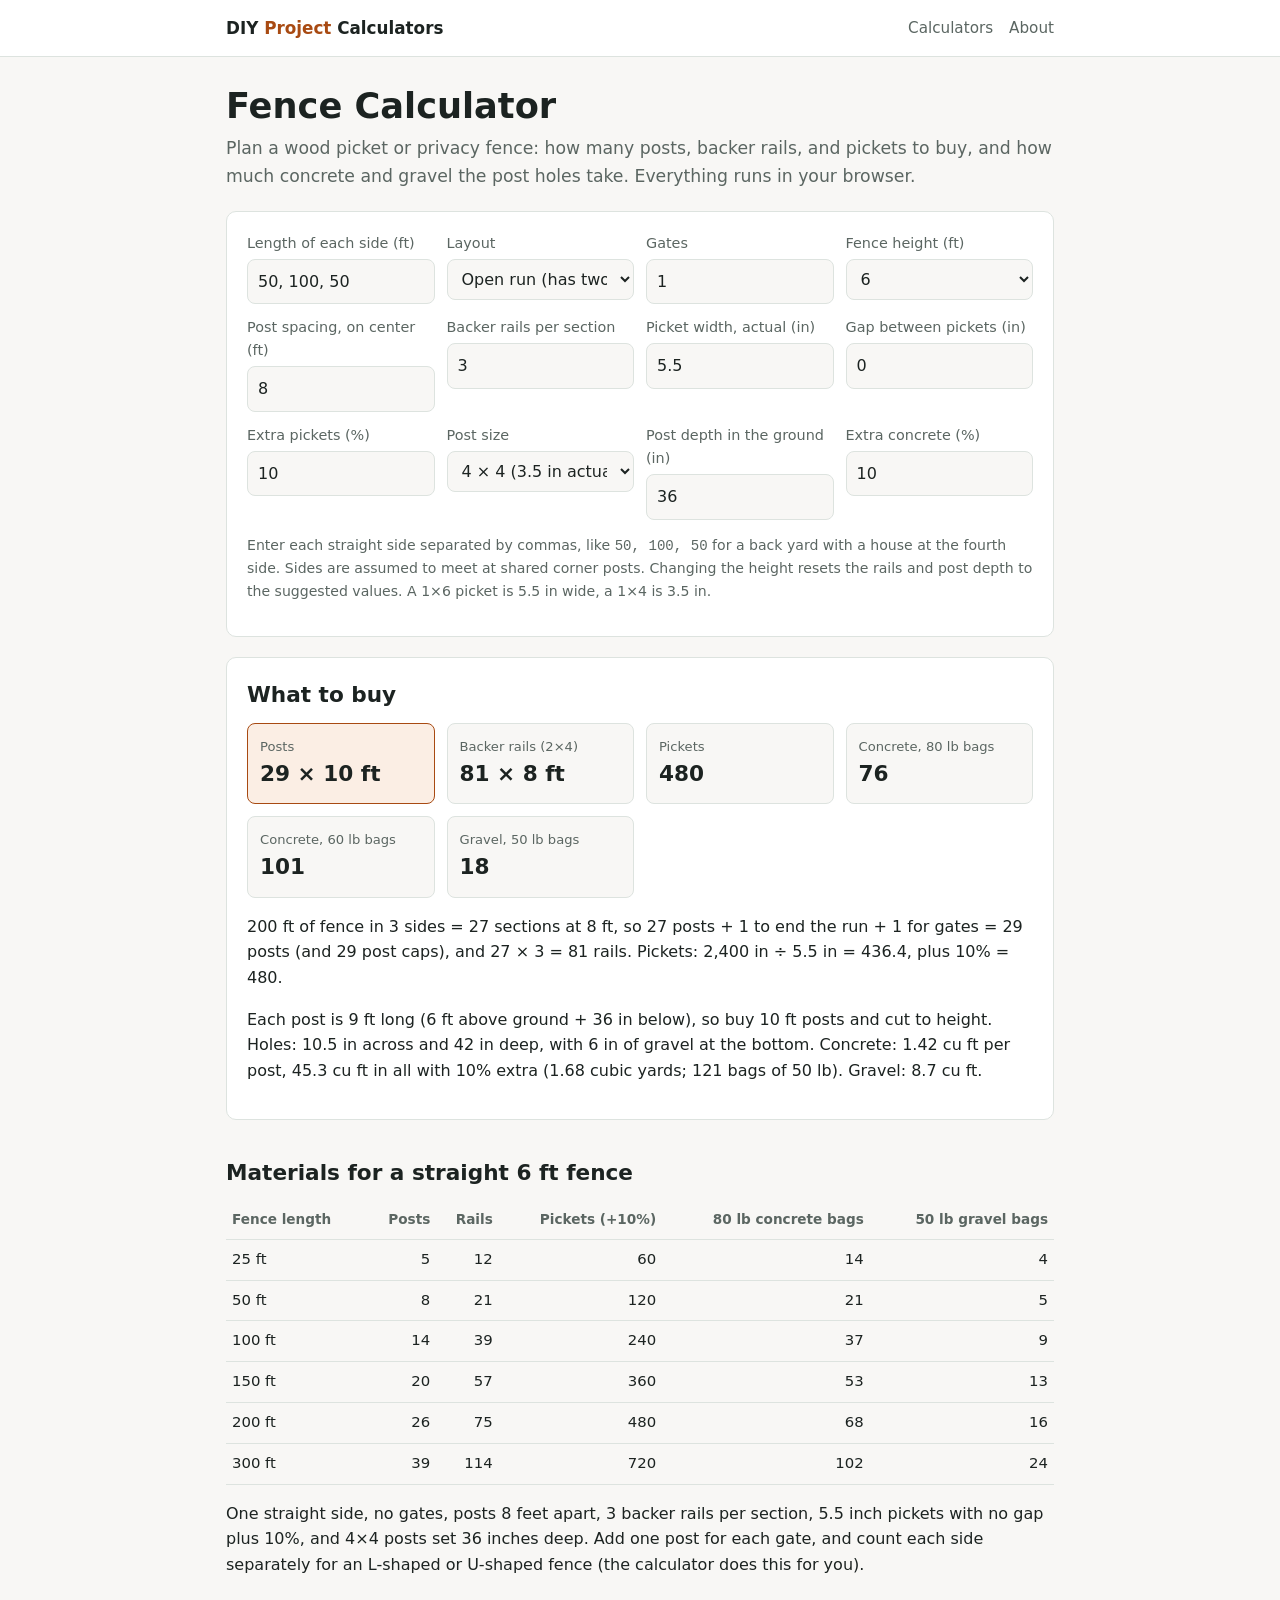
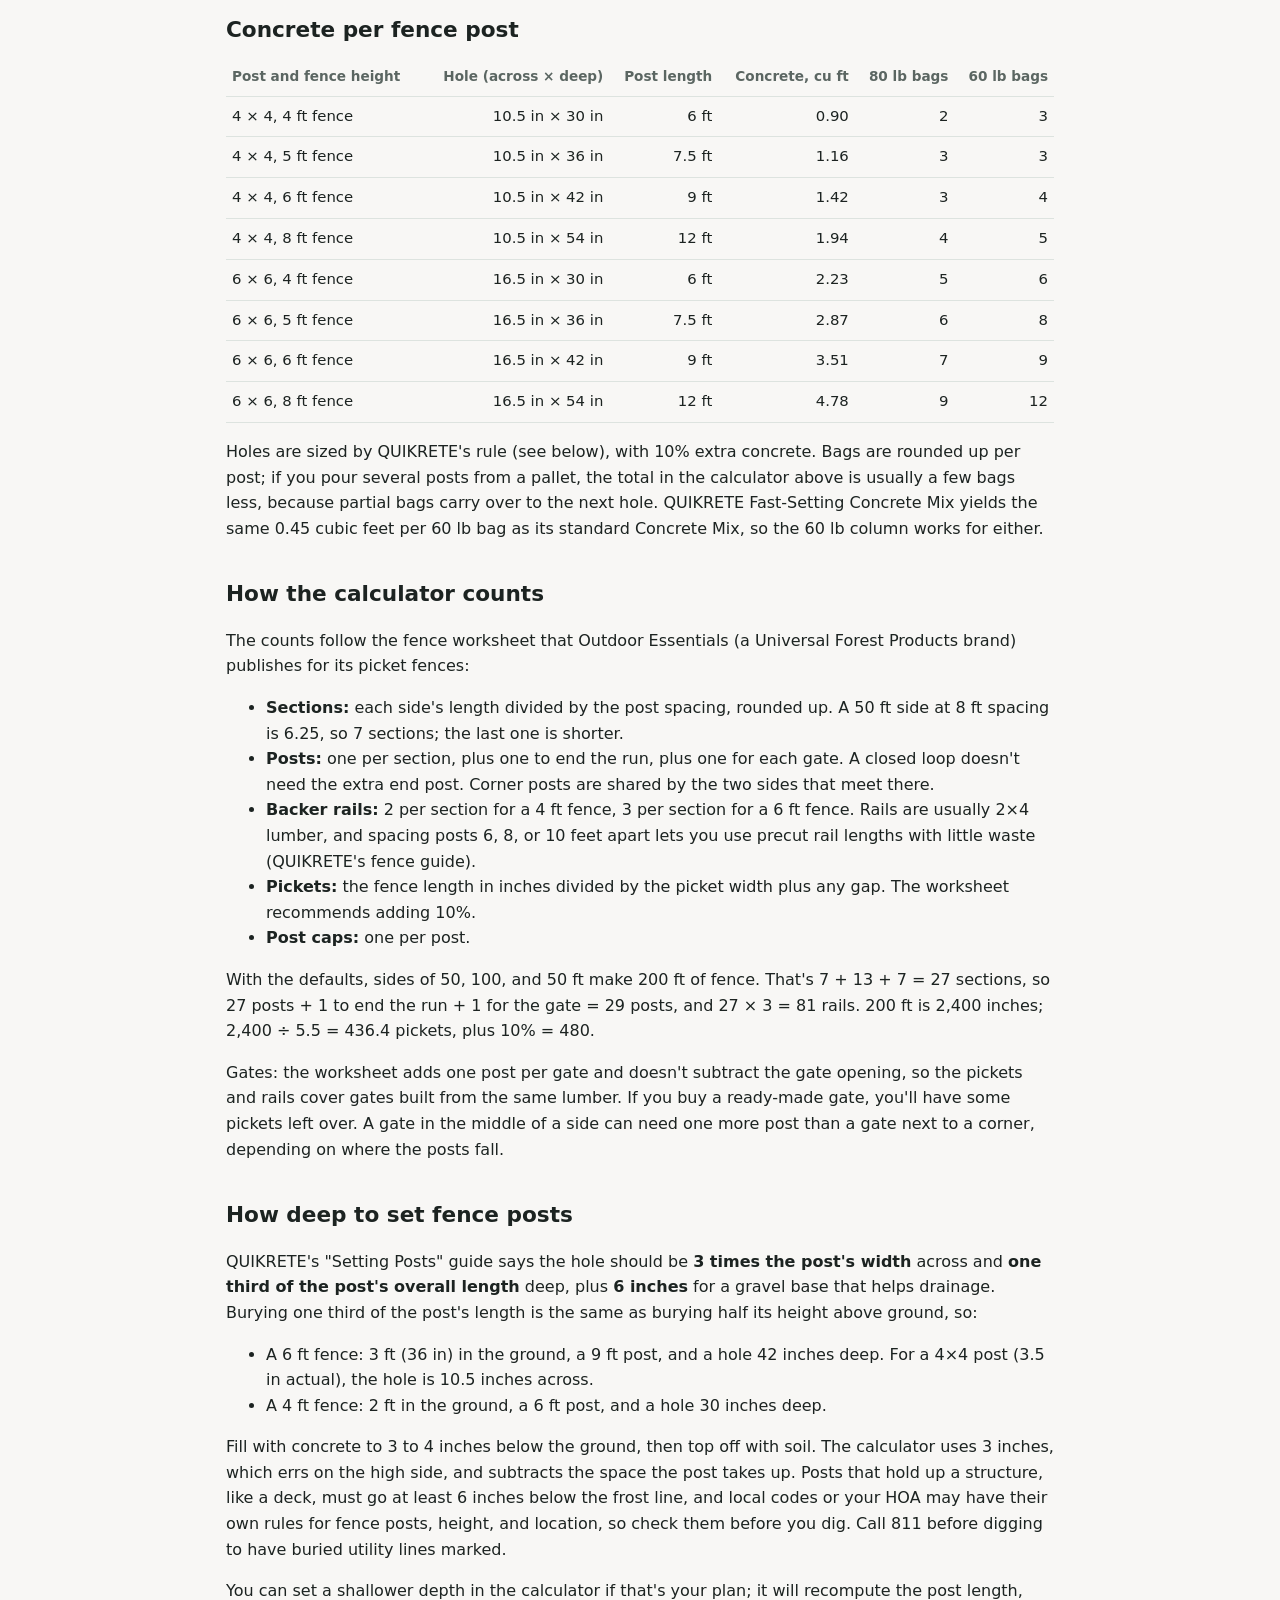
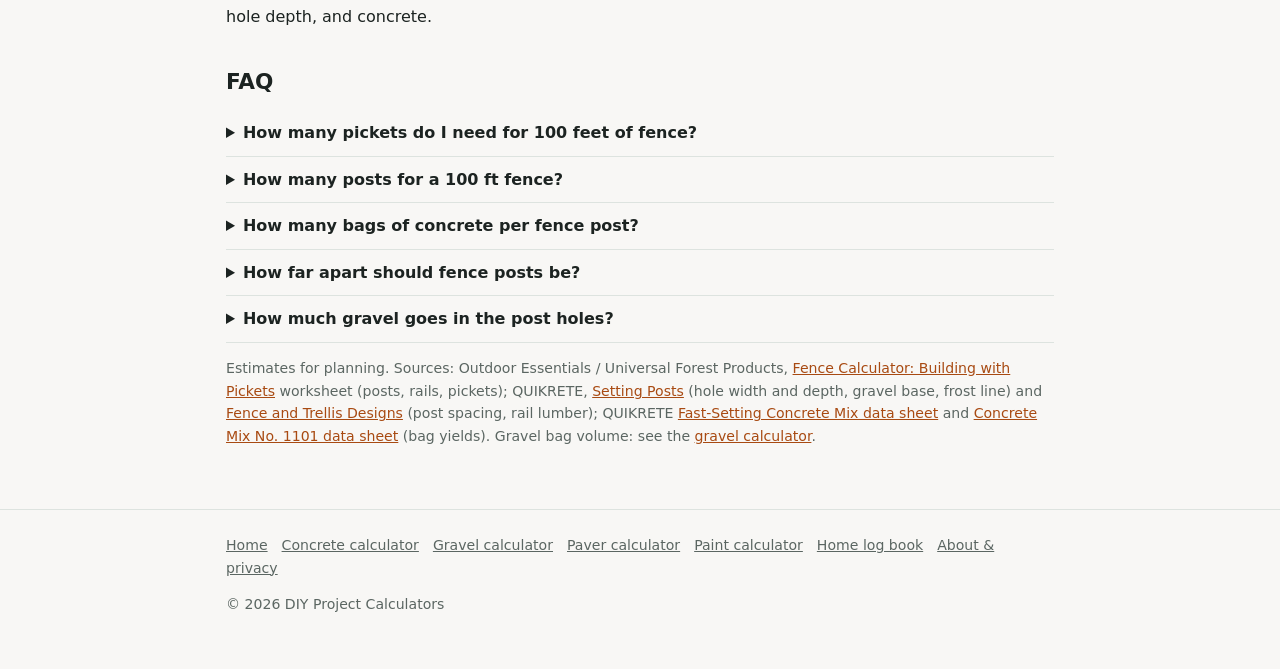
<file: fence-calculator/index.html>
<!doctype html>
<html lang="en">
<head>
<meta charset="utf-8">
<meta name="viewport" content="width=device-width, initial-scale=1">
<title>Fence Calculator: Posts, Rails, Pickets, and Concrete for a Wood Fence</title>
<meta name="description" content="Free fence calculator for a wood picket or privacy fence. Get the number of posts, backer rails, and pickets, plus bags of concrete and gravel for the post holes.">
<link rel="canonical" href="https://simpletoolshop.com/diy-project-calculators/fence-calculator/">
<link rel="stylesheet" href="../assets/style.css">
<script type="application/ld+json">
{"@context":"https://schema.org","@type":"WebApplication","name":"Fence Calculator","applicationCategory":"UtilitiesApplication","operatingSystem":"Any","offers":{"@type":"Offer","price":"0","priceCurrency":"USD"}}
</script>
</head>
<body>
<header class="site"><div class="wrap">
  <a class="brand" href="../">DIY <span>Project</span> Calculators</a>
  <nav class="top"><a href="../#calculators">Calculators</a><a href="../about/">About</a></nav>
</div></header>
<main><div class="wrap">
  <h1>Fence Calculator</h1>
  <p class="lede">Plan a wood picket or privacy fence: how many posts, backer rails, and pickets to buy, and how much concrete and gravel the post holes take. Everything runs in your browser.</p>

  <section class="card">
    <div class="fields">
      <div><label for="sides">Length of each side (ft)</label><input id="sides" type="text" value="50, 100, 50" inputmode="decimal" aria-describedby="sides-note"></div>
      <div><label for="ends">Layout</label>
        <select id="ends">
          <option value="open">Open run (has two ends)</option>
          <option value="closed">Closed loop (comes back to the start)</option>
        </select></div>
      <div><label for="gates">Gates</label><input id="gates" type="number" min="0" max="20" step="1" value="1" inputmode="numeric"></div>
      <div><label for="height">Fence height (ft)</label>
        <select id="height">
          <option>3</option><option>4</option><option>5</option><option selected>6</option><option>8</option>
        </select></div>
      <div><label for="spacing">Post spacing, on center (ft)</label><input id="spacing" type="number" min="1" max="12" step="0.5" value="8" inputmode="decimal"></div>
      <div><label for="rails">Backer rails per section</label><input id="rails" type="number" min="1" max="6" step="1" value="3" inputmode="numeric"></div>
      <div><label for="pw">Picket width, actual (in)</label><input id="pw" type="number" min="0" max="12" step="0.25" value="5.5" inputmode="decimal"></div>
      <div><label for="gap">Gap between pickets (in)</label><input id="gap" type="number" min="0" max="12" step="0.25" value="0" inputmode="decimal"></div>
      <div><label for="pextra">Extra pickets (%)</label><input id="pextra" type="number" min="0" max="50" step="1" value="10" inputmode="decimal"></div>
      <div><label for="post">Post size</label>
        <select id="post">
          <option value="3.5">4 &times; 4 (3.5 in actual)</option>
          <option value="5.5">6 &times; 6 (5.5 in actual)</option>
        </select></div>
      <div><label for="bury">Post depth in the ground (in)</label><input id="bury" type="number" min="0" max="72" step="1" value="36" inputmode="decimal"></div>
      <div><label for="cextra">Extra concrete (%)</label><input id="cextra" type="number" min="0" max="50" step="1" value="10" inputmode="decimal"></div>
    </div>
    <p class="small muted" id="sides-note">Enter each straight side separated by commas, like <code>50, 100, 50</code> for a back yard with a house at the fourth side. Sides are assumed to meet at shared corner posts. Changing the height resets the rails and post depth to the suggested values. A 1&times;6 picket is 5.5 in wide, a 1&times;4 is 3.5 in.</p>
  </section>

  <section class="card" aria-live="polite">
    <h2 style="margin-top:0">What to buy</h2>
    <div class="stats" id="stats"></div>
    <p id="summary"></p>
    <p id="holes"></p>
  </section>

  <article>
    <h2>Materials for a straight 6 ft fence</h2>
<div class="table-scroll"><table id="length-table">
<!--table:fence-lengths-->
<thead><tr><th>Fence length</th><th class="num">Posts</th><th class="num">Rails</th><th class="num">Pickets (+10%)</th><th class="num">80 lb concrete bags</th><th class="num">50 lb gravel bags</th></tr></thead><tbody>
<tr><td>25 ft</td><td class="num">5</td><td class="num">12</td><td class="num">60</td><td class="num">14</td><td class="num">4</td></tr>
<tr><td>50 ft</td><td class="num">8</td><td class="num">21</td><td class="num">120</td><td class="num">21</td><td class="num">5</td></tr>
<tr><td>100 ft</td><td class="num">14</td><td class="num">39</td><td class="num">240</td><td class="num">37</td><td class="num">9</td></tr>
<tr><td>150 ft</td><td class="num">20</td><td class="num">57</td><td class="num">360</td><td class="num">53</td><td class="num">13</td></tr>
<tr><td>200 ft</td><td class="num">26</td><td class="num">75</td><td class="num">480</td><td class="num">68</td><td class="num">16</td></tr>
<tr><td>300 ft</td><td class="num">39</td><td class="num">114</td><td class="num">720</td><td class="num">102</td><td class="num">24</td></tr>
</tbody>
<!--/table-->
    </table></div>
    <p>One straight side, no gates, posts 8 feet apart, 3 backer rails per section, 5.5 inch pickets with no gap plus 10%, and 4&times;4 posts set 36 inches deep. Add one post for each gate, and count each side separately for an L-shaped or U-shaped fence (the calculator does this for you).</p>

    <h2>Concrete per fence post</h2>
<div class="table-scroll"><table id="post-table">
<!--table:fence-posts-->
<thead><tr><th>Post and fence height</th><th class="num">Hole (across &times; deep)</th><th class="num">Post length</th><th class="num">Concrete, cu ft</th><th class="num">80 lb bags</th><th class="num">60 lb bags</th></tr></thead><tbody>
<tr><td>4 &times; 4, 4 ft fence</td><td class="num">10.5 in &times; 30 in</td><td class="num">6 ft</td><td class="num">0.90</td><td class="num">2</td><td class="num">3</td></tr>
<tr><td>4 &times; 4, 5 ft fence</td><td class="num">10.5 in &times; 36 in</td><td class="num">7.5 ft</td><td class="num">1.16</td><td class="num">3</td><td class="num">3</td></tr>
<tr><td>4 &times; 4, 6 ft fence</td><td class="num">10.5 in &times; 42 in</td><td class="num">9 ft</td><td class="num">1.42</td><td class="num">3</td><td class="num">4</td></tr>
<tr><td>4 &times; 4, 8 ft fence</td><td class="num">10.5 in &times; 54 in</td><td class="num">12 ft</td><td class="num">1.94</td><td class="num">4</td><td class="num">5</td></tr>
<tr><td>6 &times; 6, 4 ft fence</td><td class="num">16.5 in &times; 30 in</td><td class="num">6 ft</td><td class="num">2.23</td><td class="num">5</td><td class="num">6</td></tr>
<tr><td>6 &times; 6, 5 ft fence</td><td class="num">16.5 in &times; 36 in</td><td class="num">7.5 ft</td><td class="num">2.87</td><td class="num">6</td><td class="num">8</td></tr>
<tr><td>6 &times; 6, 6 ft fence</td><td class="num">16.5 in &times; 42 in</td><td class="num">9 ft</td><td class="num">3.51</td><td class="num">7</td><td class="num">9</td></tr>
<tr><td>6 &times; 6, 8 ft fence</td><td class="num">16.5 in &times; 54 in</td><td class="num">12 ft</td><td class="num">4.78</td><td class="num">9</td><td class="num">12</td></tr>
</tbody>
<!--/table-->
    </table></div>
    <p>Holes are sized by QUIKRETE's rule (see below), with 10% extra concrete. Bags are rounded up per post; if you pour several posts from a pallet, the total in the calculator above is usually a few bags less, because partial bags carry over to the next hole. QUIKRETE Fast-Setting Concrete Mix yields the same 0.45 cubic feet per 60 lb bag as its standard Concrete Mix, so the 60 lb column works for either.</p>

    <h2>How the calculator counts</h2>
    <p>The counts follow the fence worksheet that Outdoor Essentials (a Universal Forest Products brand) publishes for its picket fences:</p>
    <ul>
      <li><strong>Sections:</strong> each side's length divided by the post spacing, rounded up. A 50 ft side at 8 ft spacing is 6.25, so 7 sections; the last one is shorter.</li>
      <li><strong>Posts:</strong> one per section, plus one to end the run, plus one for each gate. A closed loop doesn't need the extra end post. Corner posts are shared by the two sides that meet there.</li>
      <li><strong>Backer rails:</strong> 2 per section for a 4 ft fence, 3 per section for a 6 ft fence. Rails are usually 2&times;4 lumber, and spacing posts 6, 8, or 10 feet apart lets you use precut rail lengths with little waste (QUIKRETE's fence guide).</li>
      <li><strong>Pickets:</strong> the fence length in inches divided by the picket width plus any gap. The worksheet recommends adding 10%.</li>
      <li><strong>Post caps:</strong> one per post.</li>
    </ul>
    <p>With the defaults, sides of 50, 100, and 50 ft make 200 ft of fence. That's 7 + 13 + 7 = 27 sections, so 27 posts + 1 to end the run + 1 for the gate = 29 posts, and 27 &times; 3 = 81 rails. 200 ft is 2,400 inches; 2,400 &divide; 5.5 = 436.4 pickets, plus 10% = 480.</p>
    <p>Gates: the worksheet adds one post per gate and doesn't subtract the gate opening, so the pickets and rails cover gates built from the same lumber. If you buy a ready-made gate, you'll have some pickets left over. A gate in the middle of a side can need one more post than a gate next to a corner, depending on where the posts fall.</p>

    <h2>How deep to set fence posts</h2>
    <p>QUIKRETE's "Setting Posts" guide says the hole should be <strong>3 times the post's width</strong> across and <strong>one third of the post's overall length</strong> deep, plus <strong>6 inches</strong> for a gravel base that helps drainage. Burying one third of the post's length is the same as burying half its height above ground, so:</p>
    <ul>
      <li>A 6 ft fence: 3 ft (36 in) in the ground, a 9 ft post, and a hole 42 inches deep. For a 4&times;4 post (3.5 in actual), the hole is 10.5 inches across.</li>
      <li>A 4 ft fence: 2 ft in the ground, a 6 ft post, and a hole 30 inches deep.</li>
    </ul>
    <p>Fill with concrete to 3 to 4 inches below the ground, then top off with soil. The calculator uses 3 inches, which errs on the high side, and subtracts the space the post takes up. Posts that hold up a structure, like a deck, must go at least 6 inches below the frost line, and local codes or your HOA may have their own rules for fence posts, height, and location, so check them before you dig. Call 811 before digging to have buried utility lines marked.</p>
    <p>You can set a shallower depth in the calculator if that's your plan; it will recompute the post length, hole depth, and concrete.</p>

    <h2>FAQ</h2>
    <details><summary>How many pickets do I need for 100 feet of fence?</summary><p>With 5.5 inch pickets (1&times;6) and no gap, 1,200 inches &divide; 5.5 = 218.2, so 240 with 10% extra. With 3.5 inch pickets and a 2 inch gap, 1,200 &divide; (3.5 + 2) is the same 218.2, so the same 240.</p></details>
    <details><summary>How many posts for a 100 ft fence?</summary><p>At 8 ft spacing, 100 &divide; 8 = 12.5, so 13 sections and 14 posts for a straight run with no gates. Add one per gate.</p></details>
    <details><summary>How many bags of concrete per fence post?</summary><p>For a 4&times;4 post on a 6 ft fence set QUIKRETE's way (a 10.5 inch hole, 36 inches of post in the ground, 6 inches of gravel at the bottom), the concrete fills about 1.42 cubic feet, or 1.56 with 10% extra: 3 bags of 80 lb mix or 4 bags of 60 lb. For other hole sizes, the <a href="../concrete-calculator/">concrete calculator</a> handles any diameter and depth.</p></details>
    <details><summary>How far apart should fence posts be?</summary><p>QUIKRETE's fence guide suggests 6, 8, or 10 feet so precut rails fit with little waste; the Outdoor Essentials worksheet uses 6 or 8 feet, and 8 feet is the calculator's default. Closer posts make a stiffer fence. Follow your panel or picket maker's spacing if it gives one.</p></details>
    <details><summary>How much gravel goes in the post holes?</summary><p>QUIKRETE recommends 6 inches of all-purpose gravel or crushed stone at the bottom of each hole. For a 10.5 inch hole that's about 0.3 cubic feet per post, so a 50 lb bag (about 0.5 cubic feet) covers one or two holes. For gravel paths and driveways, use the <a href="../gravel-calculator/">gravel calculator</a>.</p></details>
    <p class="small muted">Estimates for planning. Sources: Outdoor Essentials / Universal Forest Products, <a href="https://pdf.lowes.com/productdocuments/d27b01be-ea65-4de6-aa9c-7a485c4bab31/43237730.pdf">Fence Calculator: Building with Pickets</a> worksheet (posts, rails, pickets); QUIKRETE, <a href="https://www.quikrete.com/PDFs/Projects/SettingPosts.pdf">Setting Posts</a> (hole width and depth, gravel base, frost line) and <a href="https://www.quikrete.com/PDFs/Projects/FenceAndTrellisDesigns.pdf">Fence and Trellis Designs</a> (post spacing, rail lumber); QUIKRETE <a href="https://www.quikrete.com/PDFs/DATA_SHEET-Fast%20Setting%20Concrete%20Mix%20%201004-60.pdf">Fast-Setting Concrete Mix data sheet</a> and <a href="https://www.quikrete.com/PDFs/DATA_SHEET-Concrete%20Mix%201101.pdf">Concrete Mix No. 1101 data sheet</a> (bag yields). Gravel bag volume: see the <a href="../gravel-calculator/">gravel calculator</a>.</p>
  </article>
</div></main>
<footer class="site"><div class="wrap">
  <a href="../">Home</a><a href="../concrete-calculator/">Concrete calculator</a><a href="../gravel-calculator/">Gravel calculator</a><a href="../paver-calculator/">Paver calculator</a><a href="../paint-calculator/">Paint calculator</a><a href="https://www.amazon.com/dp/B0HS3CK9QW" data-goatcounter-click="kdp-home" rel="noopener">Home log book</a><a href="../about/">About &amp; privacy</a>
  <p>&copy; <span data-year></span> DIY Project Calculators</p>
</div></footer>
<script src="../assets/config.js"></script>
<script src="../assets/diy-engine.js"></script>
<script>
(function () {
  const $ = id => document.getElementById(id);
  const E = window.DiyEngine;
  const num = id => Math.max(0, parseFloat($(id).value) || 0);
  const fmt = (n, d = 2) => n.toLocaleString(undefined, { minimumFractionDigits: d, maximumFractionDigits: d });
  const stat = (k, v, win) => `<div class="stat${win ? ' win' : ''}"><div class="k">${k}</div><div class="v">${v}</div></div>`;
  const bag = (r, lb) => r.concrete.bags.find(b => b.lb === lb).count.toLocaleString();

  $('height').addEventListener('change', () => {
    const h = num('height');
    $('rails').value = E.fenceRails(h);
    $('bury').value = h * 6;
  });

  function render() {
    const sides = $('sides').value.split(/[\s,;]+/).map(parseFloat).filter(x => x > 0);
    const r = E.fence({ sidesFt: sides, spacingFt: num('spacing'), gates: num('gates'), closed: $('ends').value === 'closed',
      railsPerSection: num('rails'), picketWidthIn: num('pw'), gapIn: num('gap'), picketExtraPct: num('pextra'),
      heightFt: num('height'), postWidthIn: num('post'), buryIn: num('bury'), concreteWastePct: num('cextra') });
    if (!r.sections || !r.pickets) {
      $('stats').innerHTML = '';
      $('summary').textContent = 'Enter the length of each side, the post spacing, and the picket width to see what to buy.';
      $('holes').textContent = '';
      return;
    }
    $('stats').innerHTML = stat('Posts', `${r.posts} &times; ${r.buyPostFt} ft`, true) +
      stat('Backer rails (2&times;4)', `${r.rails} &times; ${fmt(num('spacing'), num('spacing') % 1 ? 1 : 0)} ft`) +
      stat('Pickets', r.pickets.toLocaleString()) +
      stat('Concrete, 80 lb bags', bag(r, 80)) + stat('Concrete, 60 lb bags', bag(r, 60)) +
      stat('Gravel, 50 lb bags', r.gravel.bags.toLocaleString());
    const ends = $('ends').value === 'closed' ? '' : ' + 1 to end the run';
    $('summary').textContent = `${fmt(r.lengthFt, r.lengthFt % 1 ? 1 : 0)} ft of fence in ${sides.length} side${sides.length > 1 ? 's' : ''} = ` +
      `${r.sections} sections at ${num('spacing')} ft, so ${r.sections} posts${ends}` +
      (num('gates') ? ` + ${Math.floor(num('gates'))} for gates` : '') + ` = ${r.posts} posts (and ${r.postCaps} post caps), ` +
      `and ${r.sections} × ${Math.floor(num('rails'))} = ${r.rails} rails. Pickets: ${fmt(r.lengthFt * 12, 0)} in ÷ ${num('pw') + num('gap')} in = ` +
      `${fmt(r.exactPickets, 1)}` + (num('pextra') ? `, plus ${num('pextra')}% = ${r.pickets.toLocaleString()}.` : ` = ${r.pickets.toLocaleString()}.`);
    $('holes').textContent = r.holeDepthIn ? `Each post is ${fmt(r.postLengthFt, r.postLengthFt % 1 ? 1 : 0)} ft long (${num('height')} ft above ground + ${num('bury')} in below), ` +
      `so buy ${r.buyPostFt} ft posts and cut to height. Holes: ${fmt(r.holeDiamIn, 1)} in across and ${fmt(r.holeDepthIn, 0)} in deep, ` +
      `with 6 in of gravel at the bottom. Concrete: ${fmt(r.perPostFt3)} cu ft per post, ${fmt(r.concrete.ft3, 1)} cu ft in all` +
      (num('cextra') ? ` with ${num('cextra')}% extra` : '') + ` (${fmt(r.concrete.yd3)} cubic yards; ${bag(r, 50)} bags of 50 lb). ` +
      `Gravel: ${fmt(r.gravel.ft3, 1)} cu ft.` : '';
  }
  document.querySelectorAll('input, select').forEach(el => el.addEventListener('input', render));
  $('height').addEventListener('change', render);
  render();
})();
</script>
</body>
</html>
</file>
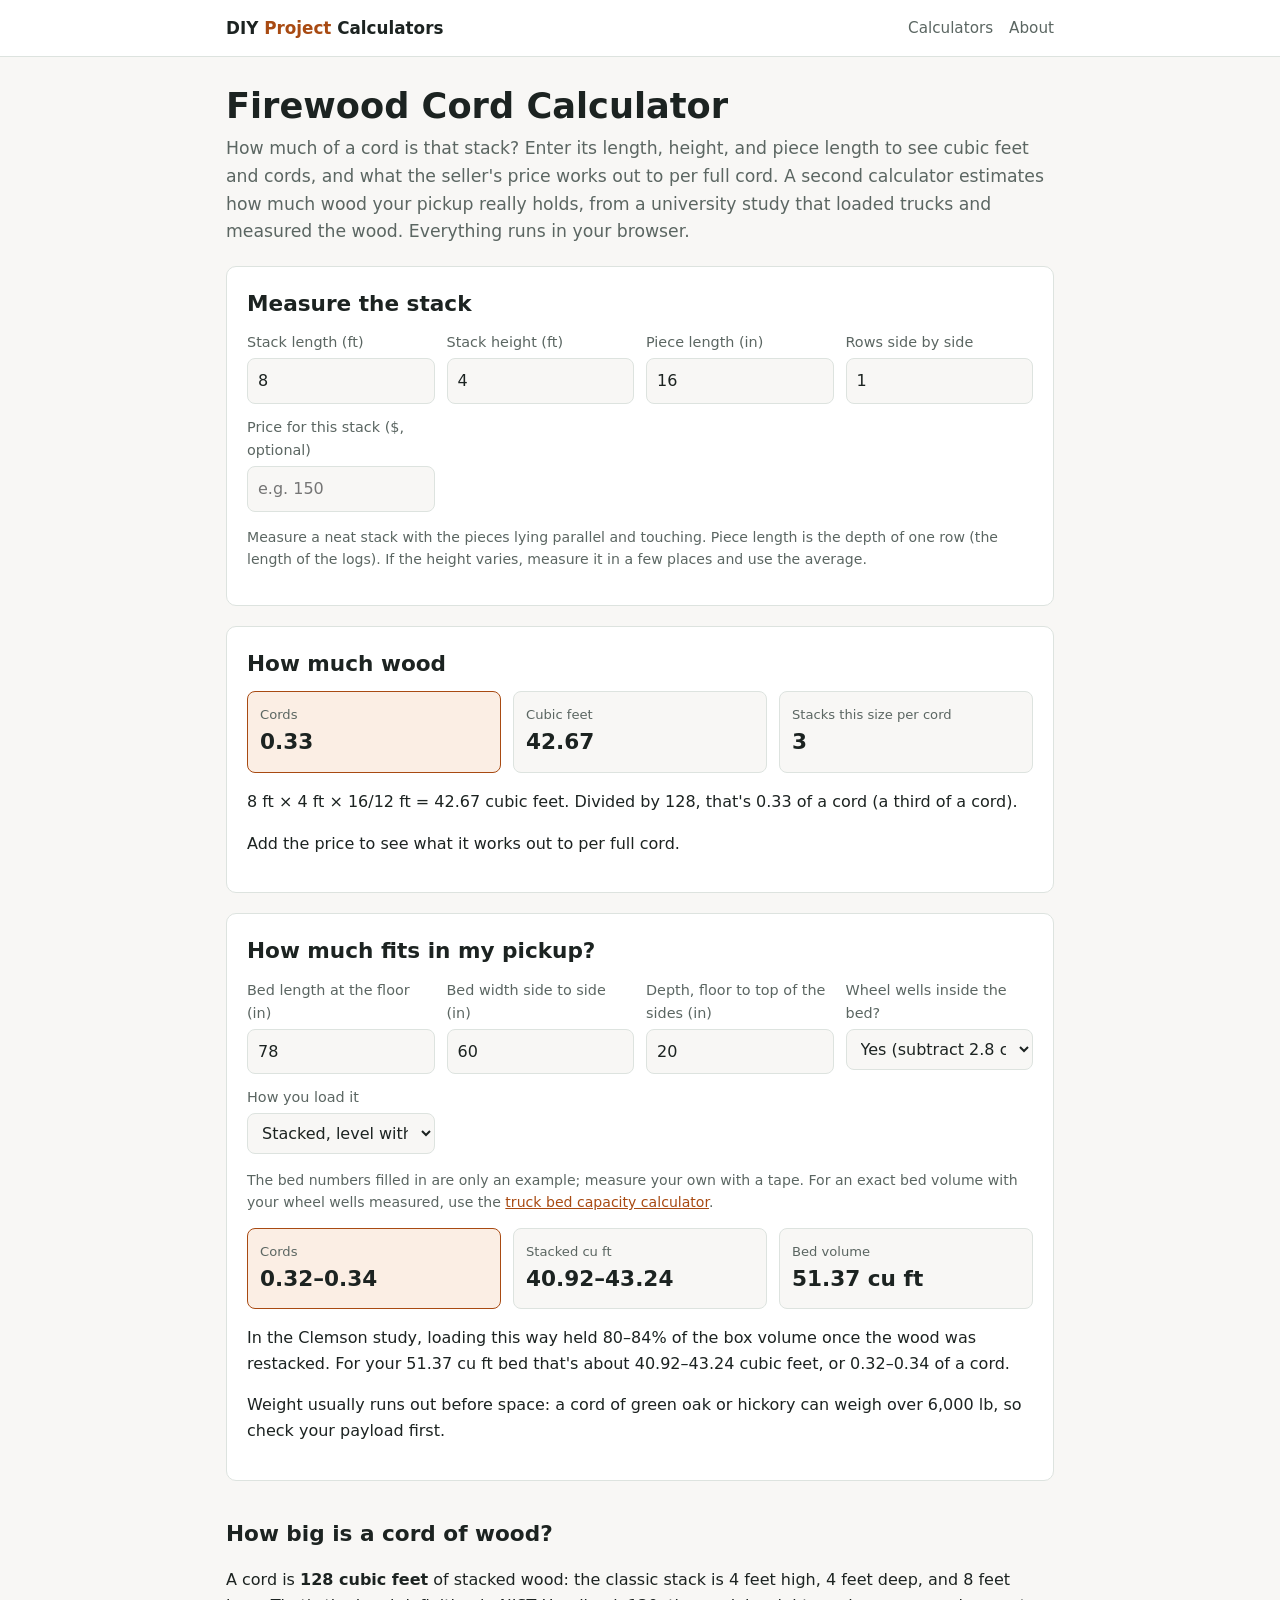
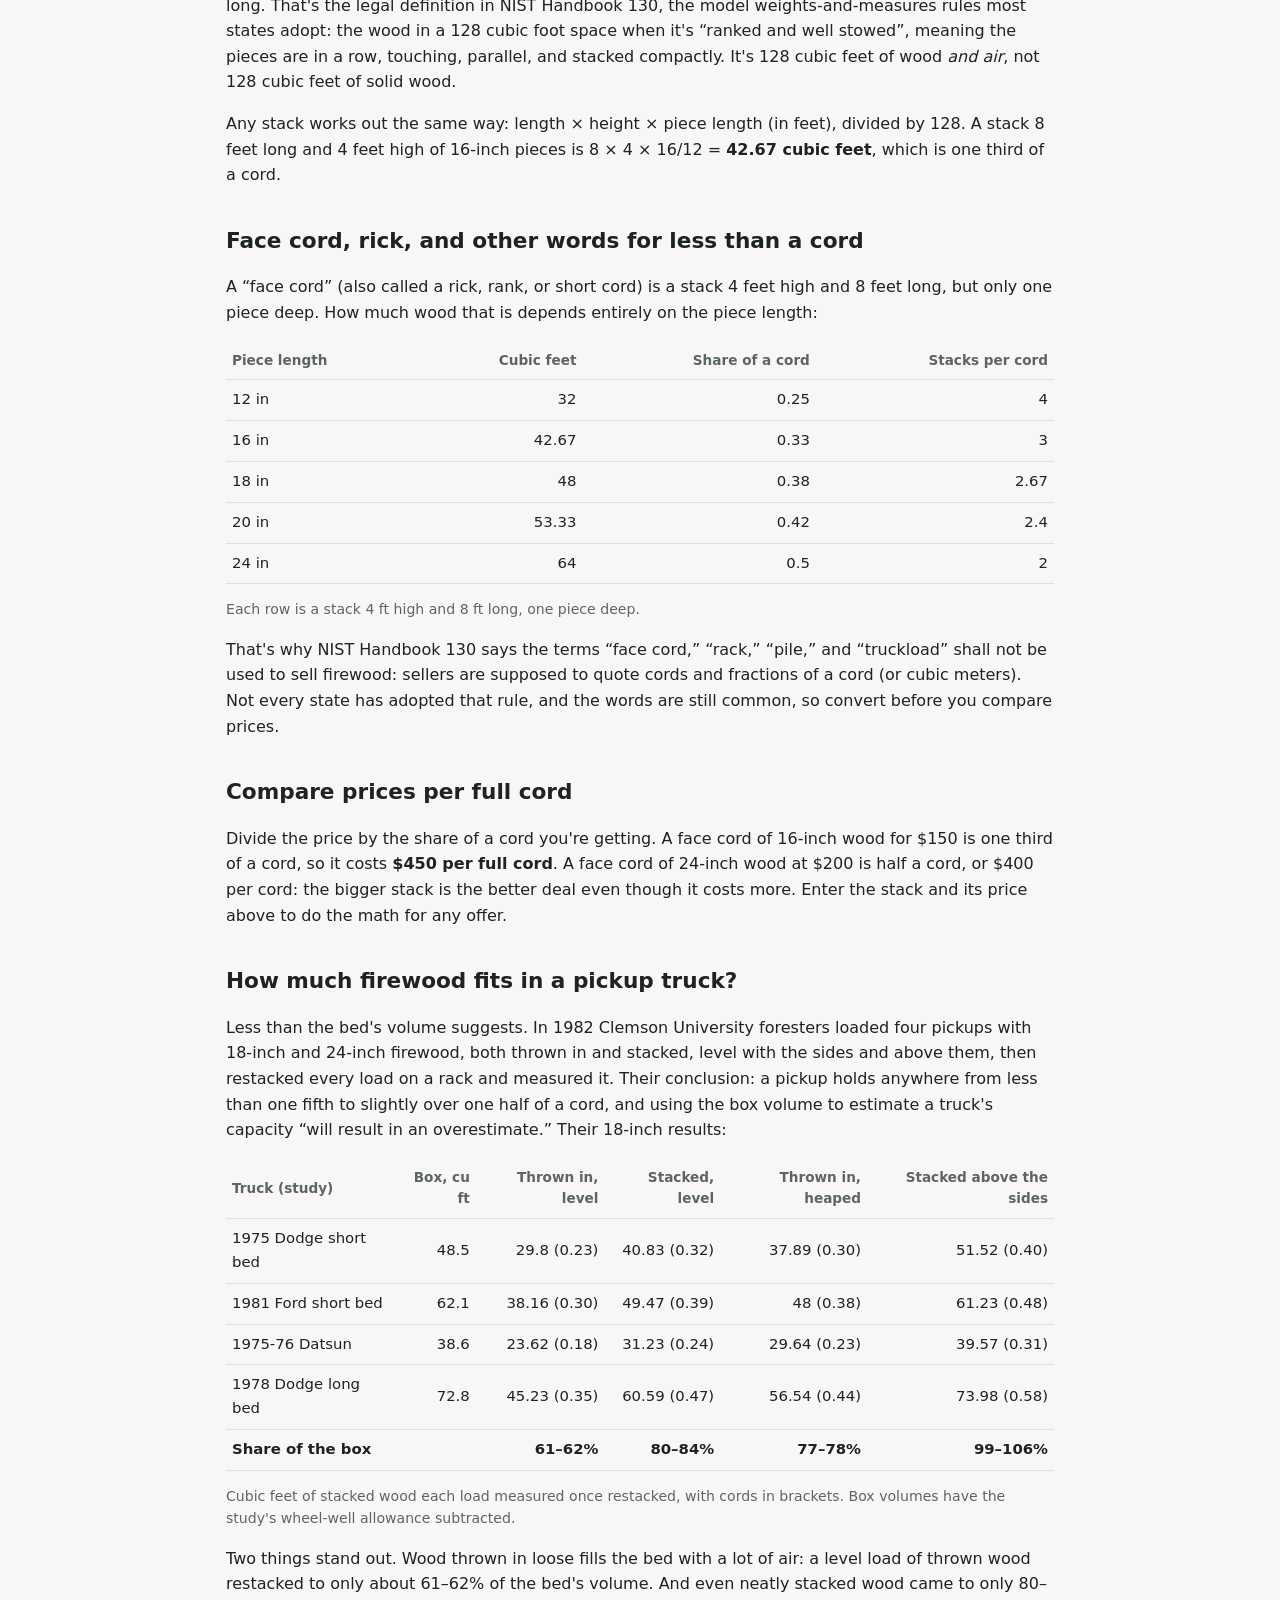
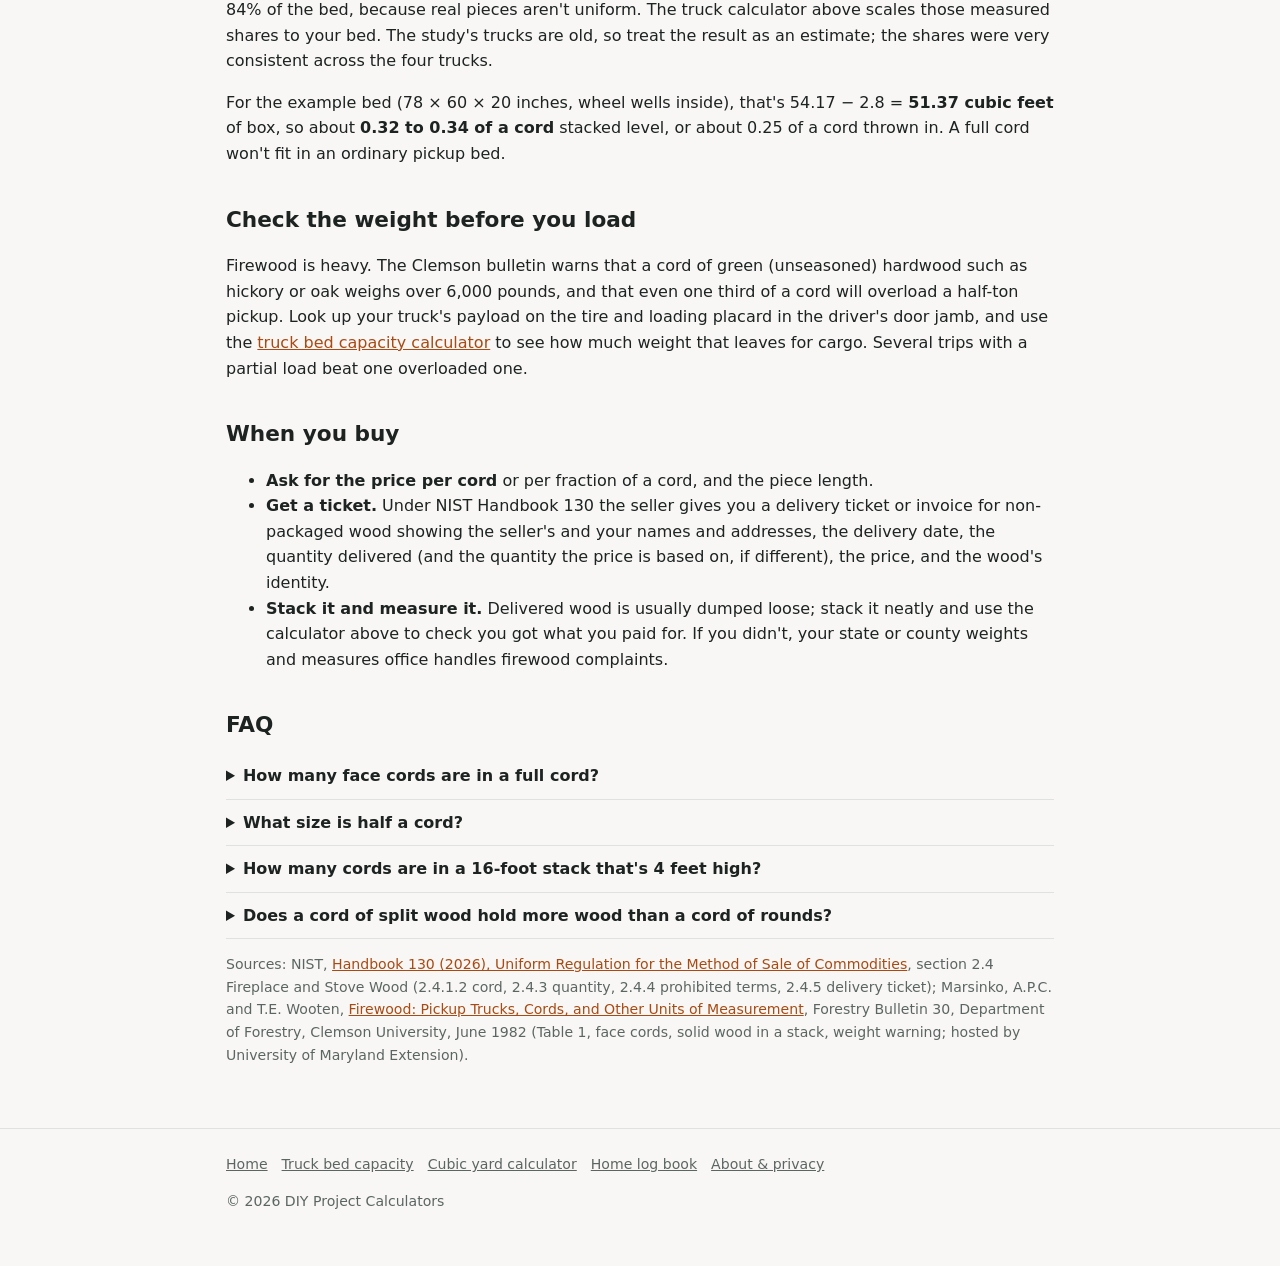
<file: firewood-cord-calculator/index.html>
<!doctype html>
<html lang="en">
<head>
<meta charset="utf-8">
<meta name="viewport" content="width=device-width, initial-scale=1">
<title>Firewood Cord Calculator: Cords in a Stack, Price per Cord, Truck Loads</title>
<meta name="description" content="Free firewood cord calculator: how much of a cord your stack is, what a face cord or rick costs per full cord, and how much wood a pickup really holds.">
<link rel="canonical" href="https://simpletoolshop.com/diy-project-calculators/firewood-cord-calculator/">
<link rel="stylesheet" href="../assets/style.css">
<script type="application/ld+json">
{"@context":"https://schema.org","@type":"WebApplication","name":"Firewood Cord Calculator","applicationCategory":"UtilitiesApplication","operatingSystem":"Any","offers":{"@type":"Offer","price":"0","priceCurrency":"USD"}}
</script>
</head>
<body>
<header class="site"><div class="wrap">
  <a class="brand" href="../">DIY <span>Project</span> Calculators</a>
  <nav class="top"><a href="../#calculators">Calculators</a><a href="../about/">About</a></nav>
</div></header>
<main><div class="wrap">
  <h1>Firewood Cord Calculator</h1>
  <p class="lede">How much of a cord is that stack? Enter its length, height, and piece length to see cubic feet and cords, and what the seller's price works out to per full cord. A second calculator estimates how much wood your pickup really holds, from a university study that loaded trucks and measured the wood. Everything runs in your browser.</p>

  <section class="card">
    <h2 style="margin-top:0">Measure the stack</h2>
    <div class="fields">
      <div><label for="len">Stack length (ft)</label><input id="len" type="number" min="0" step="0.5" value="8" inputmode="decimal"></div>
      <div><label for="ht">Stack height (ft)</label><input id="ht" type="number" min="0" step="0.25" value="4" inputmode="decimal"></div>
      <div><label for="piece">Piece length (in)</label><input id="piece" type="number" min="0" step="1" value="16" inputmode="decimal"></div>
      <div><label for="rows">Rows side by side</label><input id="rows" type="number" min="1" step="1" value="1" inputmode="numeric"></div>
      <div><label for="price">Price for this stack ($, optional)</label><input id="price" type="number" min="0" step="1" value="" placeholder="e.g. 150" inputmode="decimal"></div>
    </div>
    <p class="small muted">Measure a neat stack with the pieces lying parallel and touching. Piece length is the depth of one row (the length of the logs). If the height varies, measure it in a few places and use the average.</p>
  </section>

  <section class="card" aria-live="polite">
    <h2 style="margin-top:0">How much wood</h2>
    <div class="stats" id="stats"></div>
    <p id="summary"></p>
    <p id="per-cord"></p>
  </section>

  <section class="card">
    <h2 style="margin-top:0">How much fits in my pickup?</h2>
    <div class="fields">
      <div><label for="blen">Bed length at the floor (in)</label><input id="blen" type="number" min="0" step="1" value="78" inputmode="decimal"></div>
      <div><label for="bwid">Bed width side to side (in)</label><input id="bwid" type="number" min="0" step="1" value="60" inputmode="decimal"></div>
      <div><label for="bdep">Depth, floor to top of the sides (in)</label><input id="bdep" type="number" min="0" step="0.5" value="20" inputmode="decimal"></div>
      <div><label for="wells">Wheel wells inside the bed?</label><select id="wells"><option value="yes">Yes (subtract 2.8 cu ft)</option><option value="no">No</option></select></div>
      <div><label for="method">How you load it</label><select id="method">
        <option value="stackedTop">Stacked, level with the sides</option>
        <option value="randomTop">Thrown in, level with the sides</option>
        <option value="randomAbove">Thrown in, heaped above the sides</option>
        <option value="stackedAbove">Stacked above the sides</option>
      </select></div>
    </div>
    <p class="small muted">The bed numbers filled in are only an example; measure your own with a tape. For an exact bed volume with your wheel wells measured, use the <a href="../truck-bed-capacity-calculator/">truck bed capacity calculator</a>.</p>
    <div aria-live="polite">
      <div class="stats" id="tstats"></div>
      <p id="tsummary"></p>
      <p id="tweight"></p>
    </div>
  </section>

  <article>
    <h2 id="what-is-a-cord">How big is a cord of wood?</h2>
    <p>A cord is <strong>128 cubic feet</strong> of stacked wood: the classic stack is 4 feet high, 4 feet deep, and 8 feet long. That's the legal definition in NIST Handbook 130, the model weights-and-measures rules most states adopt: the wood in a 128 cubic foot space when it's &ldquo;ranked and well stowed&rdquo;, meaning the pieces are in a row, touching, parallel, and stacked compactly. It's 128 cubic feet of wood <em>and air</em>, not 128 cubic feet of solid wood.</p>
    <p>Any stack works out the same way: length &times; height &times; piece length (in feet), divided by 128. A stack 8 feet long and 4 feet high of 16-inch pieces is 8 &times; 4 &times; 16/12 = <strong>42.67 cubic feet</strong>, which is one third of a cord.</p>

    <h2 id="face-cord">Face cord, rick, and other words for less than a cord</h2>
    <p>A &ldquo;face cord&rdquo; (also called a rick, rank, or short cord) is a stack 4 feet high and 8 feet long, but only one piece deep. How much wood that is depends entirely on the piece length:</p>
    <div class="table-scroll"><table id="face-table">
<!--table:firewood-face-cords-->
<thead><tr><th>Piece length</th><th class="num">Cubic feet</th><th class="num">Share of a cord</th><th class="num">Stacks per cord</th></tr></thead><tbody>
<tr><td>12 in</td><td class="num">32</td><td class="num">0.25</td><td class="num">4</td></tr>
<tr><td>16 in</td><td class="num">42.67</td><td class="num">0.33</td><td class="num">3</td></tr>
<tr><td>18 in</td><td class="num">48</td><td class="num">0.38</td><td class="num">2.67</td></tr>
<tr><td>20 in</td><td class="num">53.33</td><td class="num">0.42</td><td class="num">2.4</td></tr>
<tr><td>24 in</td><td class="num">64</td><td class="num">0.5</td><td class="num">2</td></tr>
</tbody>
<!--/table-->
    </table></div>
    <p class="small muted">Each row is a stack 4 ft high and 8 ft long, one piece deep.</p>
    <p>That's why NIST Handbook 130 says the terms &ldquo;face cord,&rdquo; &ldquo;rack,&rdquo; &ldquo;pile,&rdquo; and &ldquo;truckload&rdquo; shall not be used to sell firewood: sellers are supposed to quote cords and fractions of a cord (or cubic meters). Not every state has adopted that rule, and the words are still common, so convert before you compare prices.</p>

    <h2 id="price-per-cord">Compare prices per full cord</h2>
    <p>Divide the price by the share of a cord you're getting. A face cord of 16-inch wood for $150 is one third of a cord, so it costs <strong>$450 per full cord</strong>. A face cord of 24-inch wood at $200 is half a cord, or $400 per cord: the bigger stack is the better deal even though it costs more. Enter the stack and its price above to do the math for any offer.</p>

    <h2 id="pickup">How much firewood fits in a pickup truck?</h2>
    <p>Less than the bed's volume suggests. In 1982 Clemson University foresters loaded four pickups with 18-inch and 24-inch firewood, both thrown in and stacked, level with the sides and above them, then restacked every load on a rack and measured it. Their conclusion: a pickup holds anywhere from less than one fifth to slightly over one half of a cord, and using the box volume to estimate a truck's capacity &ldquo;will result in an overestimate.&rdquo; Their 18-inch results:</p>
    <div class="table-scroll"><table id="pickup-table">
<!--table:firewood-pickup-study-->
<thead><tr><th>Truck (study)</th><th class="num">Box, cu ft</th><th class="num">Thrown in, level</th><th class="num">Stacked, level</th><th class="num">Thrown in, heaped</th><th class="num">Stacked above the sides</th></tr></thead><tbody>
<tr><td>1975 Dodge short bed</td><td class="num">48.5</td><td class="num">29.8 (0.23)</td><td class="num">40.83 (0.32)</td><td class="num">37.89 (0.30)</td><td class="num">51.52 (0.40)</td></tr>
<tr><td>1981 Ford short bed</td><td class="num">62.1</td><td class="num">38.16 (0.30)</td><td class="num">49.47 (0.39)</td><td class="num">48 (0.38)</td><td class="num">61.23 (0.48)</td></tr>
<tr><td>1975-76 Datsun</td><td class="num">38.6</td><td class="num">23.62 (0.18)</td><td class="num">31.23 (0.24)</td><td class="num">29.64 (0.23)</td><td class="num">39.57 (0.31)</td></tr>
<tr><td>1978 Dodge long bed</td><td class="num">72.8</td><td class="num">45.23 (0.35)</td><td class="num">60.59 (0.47)</td><td class="num">56.54 (0.44)</td><td class="num">73.98 (0.58)</td></tr>
<tr><td><strong>Share of the box</strong></td><td class="num"></td><td class="num"><strong>61&ndash;62%</strong></td><td class="num"><strong>80&ndash;84%</strong></td><td class="num"><strong>77&ndash;78%</strong></td><td class="num"><strong>99&ndash;106%</strong></td></tr>
</tbody>
<!--/table-->
    </table></div>
    <p class="small muted">Cubic feet of stacked wood each load measured once restacked, with cords in brackets. Box volumes have the study's wheel-well allowance subtracted.</p>
    <p>Two things stand out. Wood thrown in loose fills the bed with a lot of air: a level load of thrown wood restacked to only about 61&ndash;62% of the bed's volume. And even neatly stacked wood came to only 80&ndash;84% of the bed, because real pieces aren't uniform. The truck calculator above scales those measured shares to your bed. The study's trucks are old, so treat the result as an estimate; the shares were very consistent across the four trucks.</p>
    <p>For the example bed (78 &times; 60 &times; 20 inches, wheel wells inside), that's 54.17 &minus; 2.8 = <strong>51.37 cubic feet</strong> of box, so about <strong>0.32 to 0.34 of a cord</strong> stacked level, or about 0.25 of a cord thrown in. A full cord won't fit in an ordinary pickup bed.</p>

    <h2 id="weight">Check the weight before you load</h2>
    <p>Firewood is heavy. The Clemson bulletin warns that a cord of green (unseasoned) hardwood such as hickory or oak weighs over 6,000 pounds, and that even one third of a cord will overload a half-ton pickup. Look up your truck's payload on the tire and loading placard in the driver's door jamb, and use the <a href="../truck-bed-capacity-calculator/">truck bed capacity calculator</a> to see how much weight that leaves for cargo. Several trips with a partial load beat one overloaded one.</p>

    <h2>When you buy</h2>
    <ul>
      <li><strong>Ask for the price per cord</strong> or per fraction of a cord, and the piece length.</li>
      <li><strong>Get a ticket.</strong> Under NIST Handbook 130 the seller gives you a delivery ticket or invoice for non-packaged wood showing the seller's and your names and addresses, the delivery date, the quantity delivered (and the quantity the price is based on, if different), the price, and the wood's identity.</li>
      <li><strong>Stack it and measure it.</strong> Delivered wood is usually dumped loose; stack it neatly and use the calculator above to check you got what you paid for. If you didn't, your state or county weights and measures office handles firewood complaints.</li>
    </ul>

    <h2>FAQ</h2>
    <details><summary>How many face cords are in a full cord?</summary><p>Three, if the pieces are 16 inches long; two with 24-inch pieces; about 2.67 with 18-inch pieces. Divide 48 (inches in a full cord's depth) by the piece length in inches.</p></details>
    <details><summary>What size is half a cord?</summary><p>64 cubic feet, for example a stack 8 feet long, 4 feet high, and 2 feet deep, or two rows of 12-inch pieces 8 feet long and 4 feet high.</p></details>
    <details><summary>How many cords are in a 16-foot stack that's 4 feet high?</summary><p>With 16-inch pieces, 16 &times; 4 &times; 16/12 = 85.33 cubic feet, or two thirds of a cord. With 24-inch pieces it's a full cord (128 cubic feet).</p></details>
    <details><summary>Does a cord of split wood hold more wood than a cord of rounds?</summary><p>A cord is a measure of stacked space, so both are 128 cubic feet. The Clemson bulletin notes that crooked or knotty pieces, thinner pieces, and longer pieces all leave less solid wood in a stack.</p></details>
    <p class="small muted">Sources: NIST, <a href="https://www.nist.gov/pml/owm/nist-handbook-130-current-edition">Handbook 130 (2026), Uniform Regulation for the Method of Sale of Commodities</a>, section 2.4 Fireplace and Stove Wood (2.4.1.2 cord, 2.4.3 quantity, 2.4.4 prohibited terms, 2.4.5 delivery ticket); Marsinko, A.P.C. and T.E. Wooten, <a href="https://extension.umd.edu/resource/firewood-pickup-trucks-cords-and-other-units-measurement">Firewood: Pickup Trucks, Cords, and Other Units of Measurement</a>, Forestry Bulletin 30, Department of Forestry, Clemson University, June 1982 (Table 1, face cords, solid wood in a stack, weight warning; hosted by University of Maryland Extension).</p>
  </article>
</div></main>
<footer class="site"><div class="wrap">
  <a href="../">Home</a><a href="../truck-bed-capacity-calculator/">Truck bed capacity</a><a href="../cubic-yard-calculator/">Cubic yard calculator</a><a href="https://www.amazon.com/dp/B0HS3CK9QW" data-goatcounter-click="kdp-home" rel="noopener">Home log book</a><a href="../about/">About &amp; privacy</a>
  <p>&copy; <span data-year></span> DIY Project Calculators</p>
</div></footer>
<script src="../assets/config.js"></script>
<script src="../assets/diy-engine.js"></script>
<script>
(function () {
  const $ = id => document.getElementById(id);
  const E = window.DiyEngine;
  const n2 = x => x.toLocaleString('en-US', { maximumFractionDigits: 2 });
  const usd = x => x.toLocaleString('en-US', { style: 'currency', currency: 'USD', maximumFractionDigits: 0 });
  const stat = (k, v, win) => `<div class="stat${win ? ' win' : ''}"><div class="k">${k}</div><div class="v">${v}</div></div>`;
  const num = id => Math.max(0, parseFloat($(id).value) || 0);
  const FRACTIONS = [[1 / 8, 'an eighth of a cord'], [1 / 4, 'a quarter cord'], [1 / 3, 'a third of a cord'], [3 / 8, 'three eighths of a cord'],
    [1 / 2, 'half a cord'], [2 / 3, 'two thirds of a cord'], [3 / 4, 'three quarters of a cord'], [1, 'one full cord'], [1.5, 'a cord and a half'], [2, 'two full cords']];
  const fraction = c => { const f = FRACTIONS.find(([v]) => Math.abs(c - v) < 0.005); return f ? f[1] : ''; };

  function renderStack() {
    const w = E.woodStack({ lengthFt: num('len'), heightFt: num('ht'), pieceIn: num('piece'), rows: num('rows') });
    if (!w.ft3) {
      $('stats').innerHTML = ''; $('per-cord').textContent = '';
      $('summary').textContent = 'Enter the stack length, height, and piece length to see how much wood it is.';
      return;
    }
    const rows = Math.max(1, Math.floor(num('rows')));
    const fr = fraction(w.cords);
    $('stats').innerHTML = stat('Cords', n2(w.cords), true) + stat('Cubic feet', n2(w.ft3)) + stat('Stacks this size per cord', n2(1 / w.cords));
    $('summary').textContent = `${n2(num('len'))} ft × ${n2(num('ht'))} ft × ${n2(num('piece'))}/12 ft` + (rows > 1 ? ` × ${rows} rows` : '') +
      ` = ${n2(w.ft3)} cubic feet. Divided by 128, that's ${n2(w.cords)} of a cord` + (fr ? ` (${fr}).` : '.');
    const ppc = E.pricePerCord(num('price'), w.cords);
    $('per-cord').textContent = ppc ? `At ${usd(num('price'))} for this stack, you'd pay ${usd(ppc)} per full cord.` : 'Add the price to see what it works out to per full cord.';
  }

  function renderTruck() {
    const method = $('method').value;
    const t = E.pickupWood({ lengthIn: num('blen'), widthIn: num('bwid'), depthIn: num('bdep'), wells: $('wells').value === 'yes', method });
    if (!t.box) {
      $('tstats').innerHTML = ''; $('tweight').textContent = '';
      $('tsummary').textContent = 'Enter your bed\'s inside length, width, and depth.';
      return;
    }
    const [lo, hi] = E.pickupFill(method).map(x => Math.round(x * 100));
    const range = (a, b) => (n2(a) === n2(b) ? n2(a) : `${n2(a)}–${n2(b)}`);
    $('tstats').innerHTML = stat('Cords', range(t.lowCords, t.highCords), true) + stat('Stacked cu ft', range(t.lowFt3, t.highFt3)) + stat('Bed volume', `${n2(t.box)} cu ft`);
    $('tsummary').textContent = `In the Clemson study, loading this way held ${lo}–${hi}% of the box volume once the wood was restacked. ` +
      `For your ${n2(t.box)} cu ft bed that's about ${range(t.lowFt3, t.highFt3)} cubic feet, or ${range(t.lowCords, t.highCords)} of a cord.`;
    $('tweight').textContent = 'Weight usually runs out before space: a cord of green oak or hickory can weigh over 6,000 lb, so check your payload first.';
  }

  document.querySelectorAll('input, select').forEach(el => el.addEventListener('input', () => { renderStack(); renderTruck(); }));
  renderStack(); renderTruck();
})();
</script>
</body>
</html>
</file>
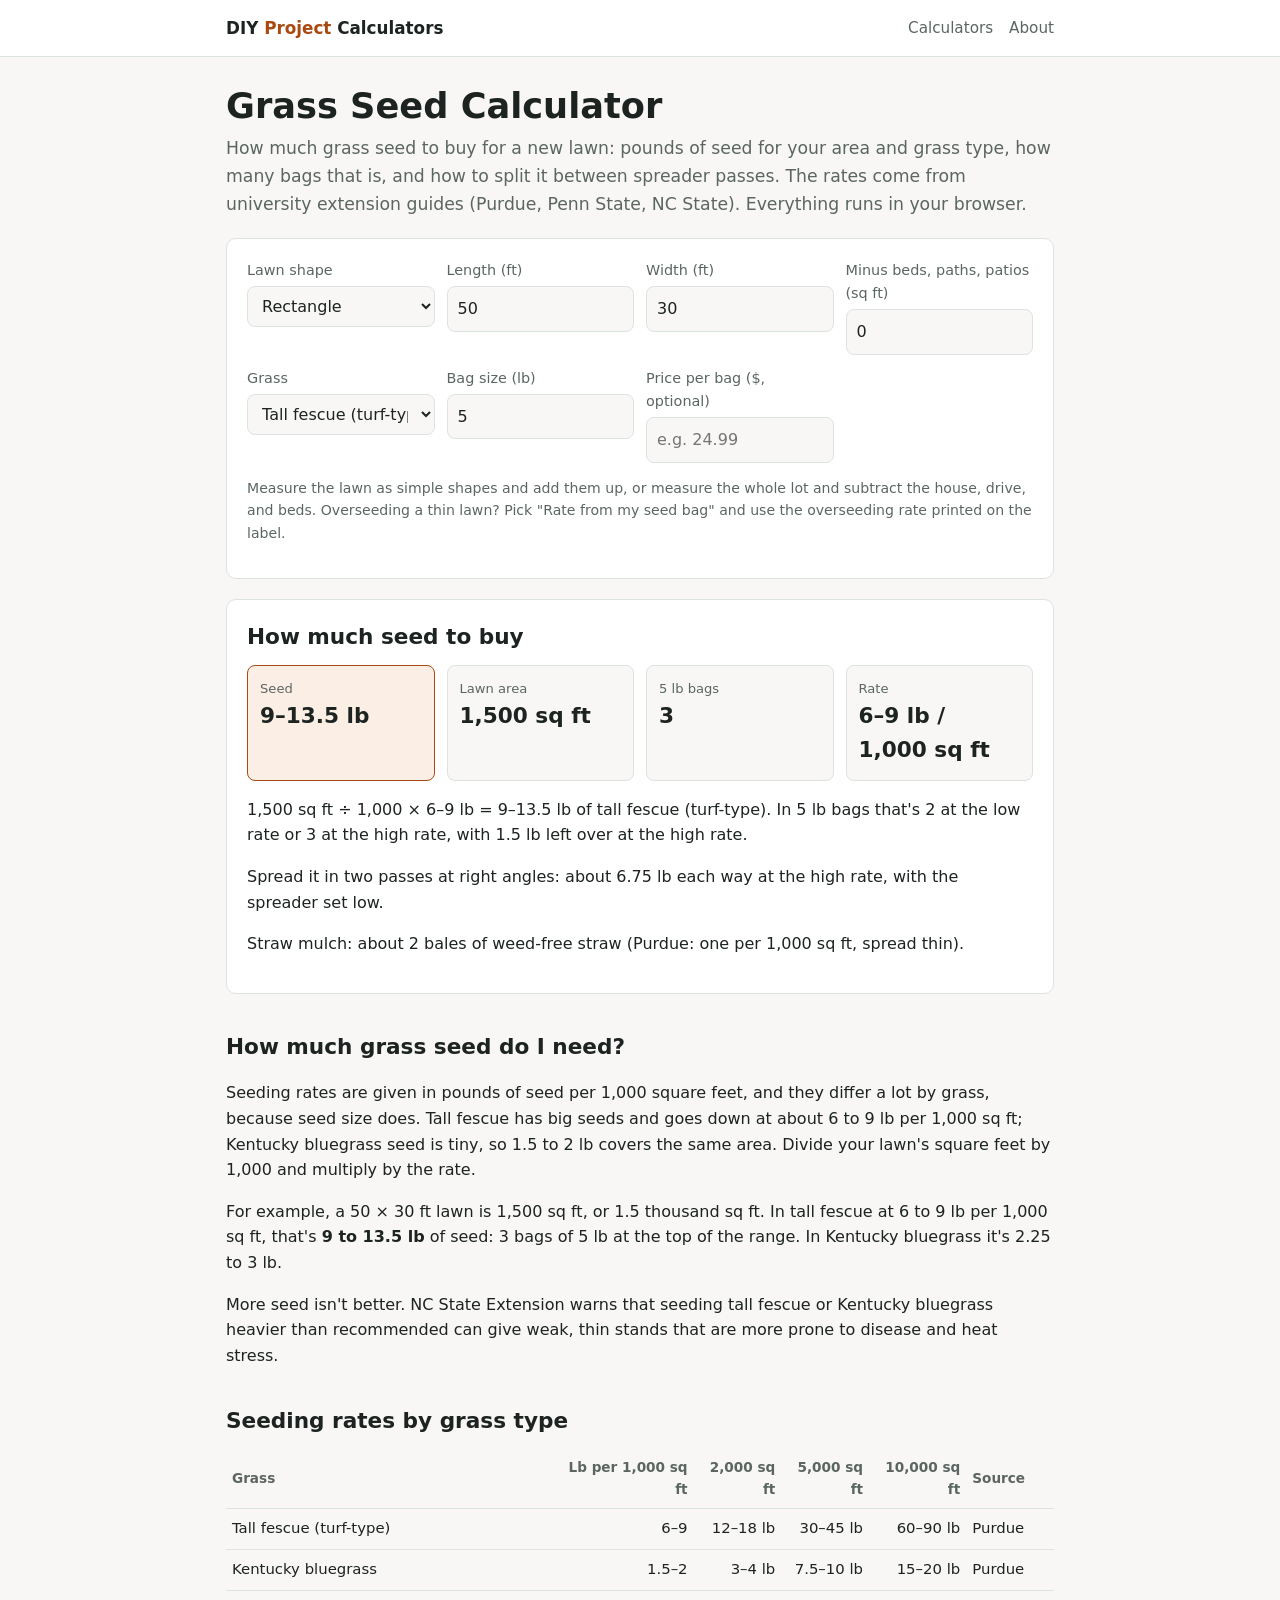
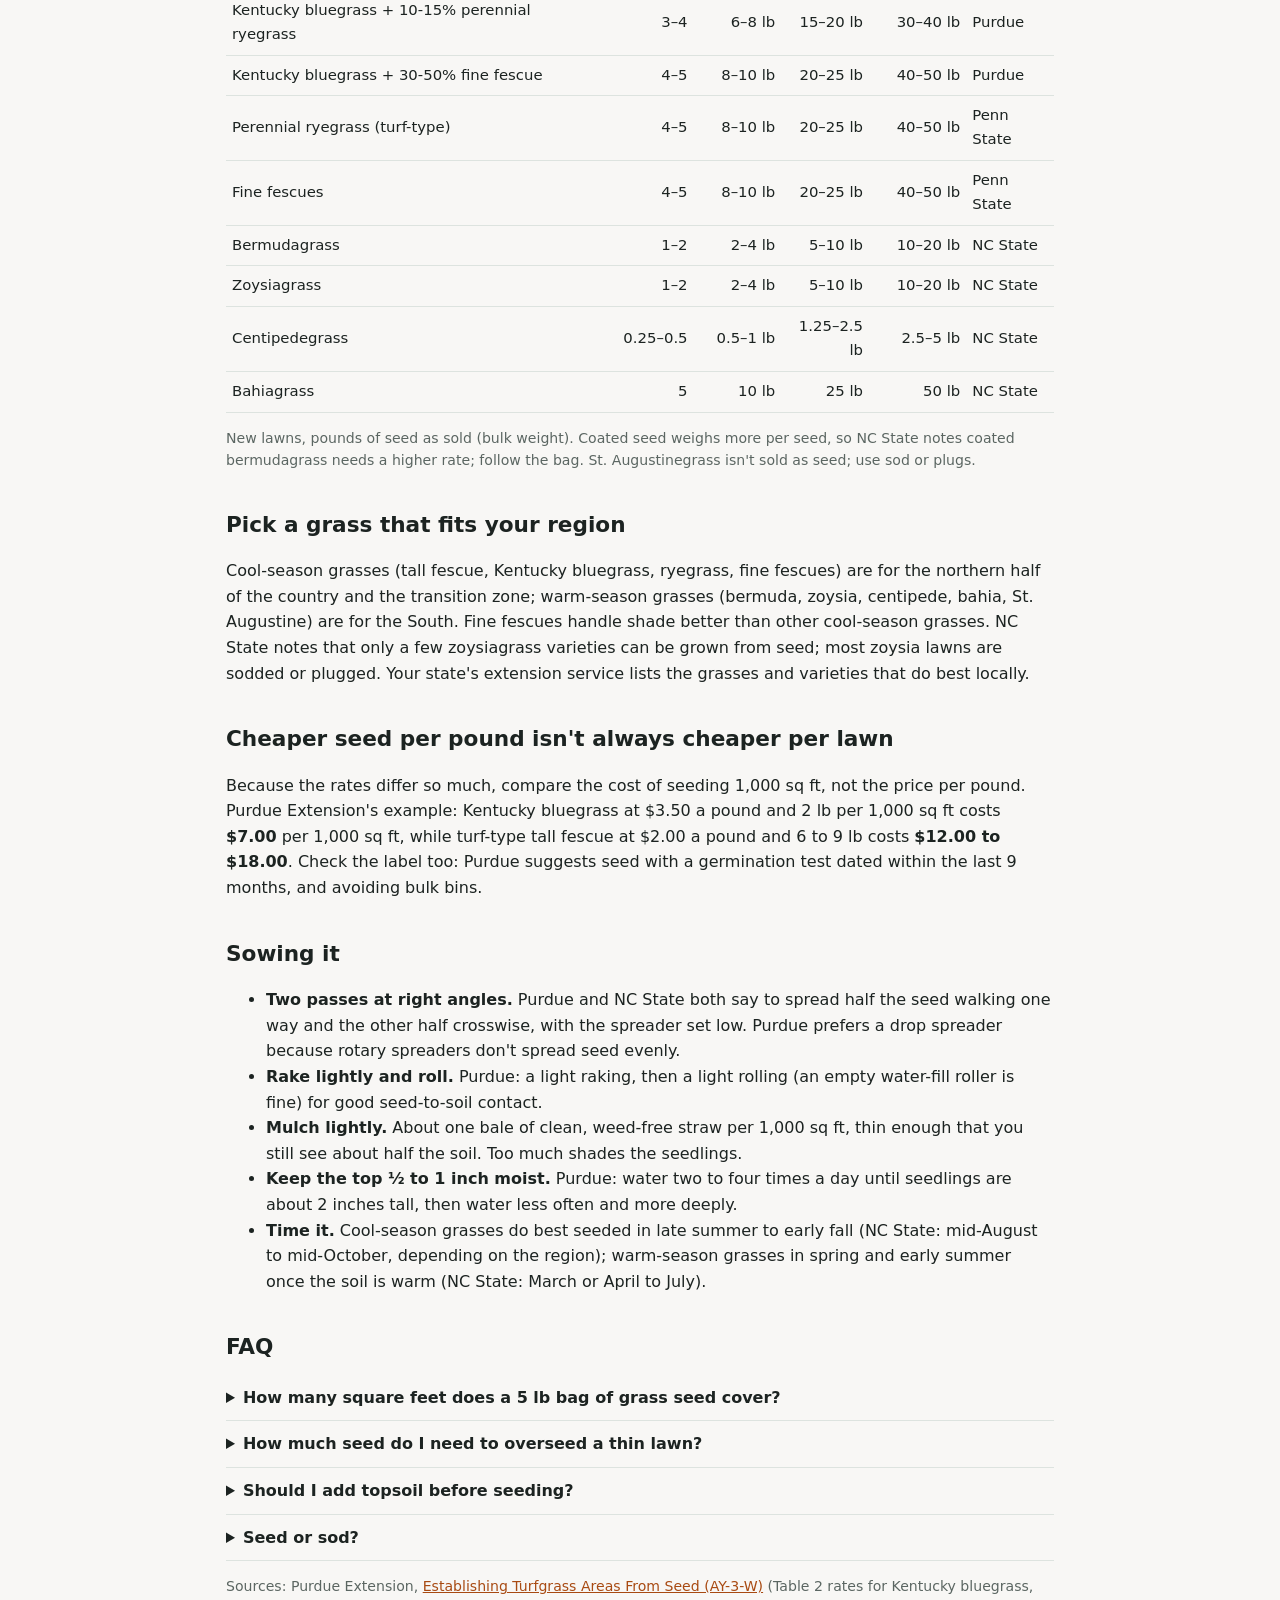
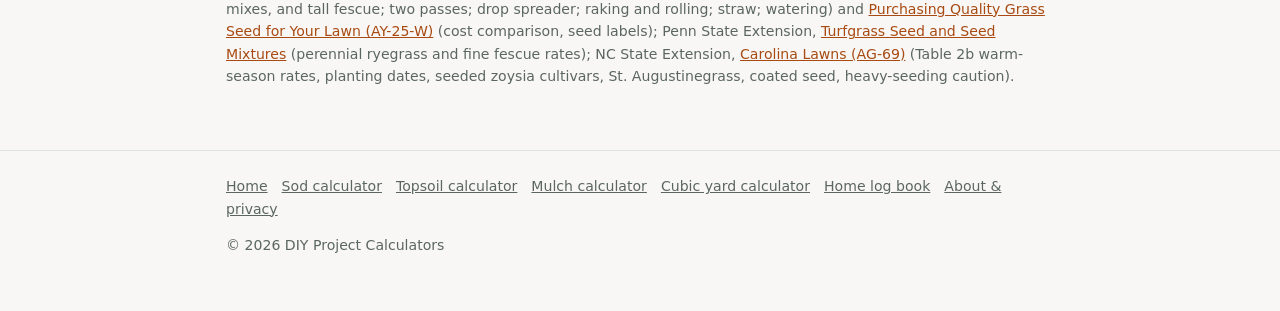
<file: grass-seed-calculator/index.html>
<!doctype html>
<html lang="en">
<head>
<meta charset="utf-8">
<meta name="viewport" content="width=device-width, initial-scale=1">
<title>Grass Seed Calculator: Pounds and Bags for a New Lawn</title>
<meta name="description" content="Free grass seed calculator: pounds of seed and bags for your lawn by grass type (fescue, bluegrass, ryegrass, bermuda, zoysia), using university extension seeding rates.">
<link rel="canonical" href="https://simpletoolshop.com/diy-project-calculators/grass-seed-calculator/">
<link rel="stylesheet" href="../assets/style.css">
<script type="application/ld+json">
{"@context":"https://schema.org","@type":"WebApplication","name":"Grass Seed Calculator","applicationCategory":"UtilitiesApplication","operatingSystem":"Any","offers":{"@type":"Offer","price":"0","priceCurrency":"USD"}}
</script>
</head>
<body>
<header class="site"><div class="wrap">
  <a class="brand" href="../">DIY <span>Project</span> Calculators</a>
  <nav class="top"><a href="../#calculators">Calculators</a><a href="../about/">About</a></nav>
</div></header>
<main><div class="wrap">
  <h1>Grass Seed Calculator</h1>
  <p class="lede">How much grass seed to buy for a new lawn: pounds of seed for your area and grass type, how many bags that is, and how to split it between spreader passes. The rates come from university extension guides (Purdue, Penn State, NC State). Everything runs in your browser.</p>

  <section class="card">
    <div class="fields">
      <div><label for="shape">Lawn shape</label>
        <select id="shape">
          <option value="rect">Rectangle</option>
          <option value="circle">Circle</option>
          <option value="area">I know the square feet</option>
        </select></div>
      <div class="s-rect"><label for="len">Length (ft)</label><input id="len" type="number" min="0" step="0.5" value="50" inputmode="decimal"></div>
      <div class="s-rect"><label for="wid">Width (ft)</label><input id="wid" type="number" min="0" step="0.5" value="30" inputmode="decimal"></div>
      <div class="s-circle hidden"><label for="diam">Diameter (ft)</label><input id="diam" type="number" min="0" step="0.5" value="20" inputmode="decimal"></div>
      <div class="s-area hidden"><label for="area">Lawn area (sq ft)</label><input id="area" type="number" min="0" step="1" value="1000" inputmode="decimal"></div>
      <div><label for="minus">Minus beds, paths, patios (sq ft)</label><input id="minus" type="number" min="0" step="1" value="0" inputmode="decimal"></div>
      <div><label for="grass">Grass</label><select id="grass">
        <optgroup label="Cool-season (North)">
          <option value="tall-fescue">Tall fescue (turf-type)</option>
          <option value="kbg">Kentucky bluegrass</option>
          <option value="kbg-rye">Kentucky bluegrass + 10&ndash;15% perennial ryegrass</option>
          <option value="kbg-fine">Kentucky bluegrass + 30&ndash;50% fine fescue</option>
          <option value="rye">Perennial ryegrass (turf-type)</option>
          <option value="fine-fescue">Fine fescues</option>
        </optgroup>
        <optgroup label="Warm-season (South)">
          <option value="bermuda">Bermudagrass</option>
          <option value="zoysia">Zoysiagrass</option>
          <option value="centipede">Centipedegrass</option>
          <option value="bahia">Bahiagrass</option>
          <option value="st-augustine">St. Augustinegrass</option>
        </optgroup>
        <option value="custom">Rate from my seed bag</option>
      </select></div>
      <div class="s-custom hidden"><label for="rate">Rate on the bag (lb per 1,000 sq ft)</label><input id="rate" type="number" min="0" step="0.25" value="5" inputmode="decimal"></div>
      <div><label for="bag">Bag size (lb)</label><input id="bag" type="number" min="0" step="1" value="5" inputmode="decimal"></div>
      <div><label for="price">Price per bag ($, optional)</label><input id="price" type="number" min="0" step="0.01" value="" placeholder="e.g. 24.99" inputmode="decimal"></div>
    </div>
    <p class="small muted">Measure the lawn as simple shapes and add them up, or measure the whole lot and subtract the house, drive, and beds. Overseeding a thin lawn? Pick "Rate from my seed bag" and use the overseeding rate printed on the label.</p>
  </section>

  <section class="card" aria-live="polite">
    <h2 style="margin-top:0">How much seed to buy</h2>
    <div class="stats" id="stats"></div>
    <p id="summary"></p>
    <p id="passes"></p>
    <p id="cost"></p>
    <p id="straw"></p>
  </section>

  <article>
    <h2 id="how-much-seed">How much grass seed do I need?</h2>
    <p>Seeding rates are given in pounds of seed per 1,000 square feet, and they differ a lot by grass, because seed size does. Tall fescue has big seeds and goes down at about 6 to 9 lb per 1,000 sq ft; Kentucky bluegrass seed is tiny, so 1.5 to 2 lb covers the same area. Divide your lawn's square feet by 1,000 and multiply by the rate.</p>
    <p>For example, a 50 &times; 30 ft lawn is 1,500 sq ft, or 1.5 thousand sq ft. In tall fescue at 6 to 9 lb per 1,000 sq ft, that's <strong>9 to 13.5 lb</strong> of seed: 3 bags of 5 lb at the top of the range. In Kentucky bluegrass it's 2.25 to 3 lb.</p>
    <p>More seed isn't better. NC State Extension warns that seeding tall fescue or Kentucky bluegrass heavier than recommended can give weak, thin stands that are more prone to disease and heat stress.</p>

    <h2>Seeding rates by grass type</h2>
    <div class="table-scroll"><table id="seed-table">
<!--table:grass-seed-rates-->
<thead><tr><th>Grass</th><th class="num">Lb per 1,000 sq ft</th><th class="num">2,000 sq ft</th><th class="num">5,000 sq ft</th><th class="num">10,000 sq ft</th><th>Source</th></tr></thead><tbody>
<tr><td>Tall fescue (turf-type)</td><td class="num">6&ndash;9</td><td class="num">12&ndash;18 lb</td><td class="num">30&ndash;45 lb</td><td class="num">60&ndash;90 lb</td><td>Purdue</td></tr>
<tr><td>Kentucky bluegrass</td><td class="num">1.5&ndash;2</td><td class="num">3&ndash;4 lb</td><td class="num">7.5&ndash;10 lb</td><td class="num">15&ndash;20 lb</td><td>Purdue</td></tr>
<tr><td>Kentucky bluegrass + 10-15% perennial ryegrass</td><td class="num">3&ndash;4</td><td class="num">6&ndash;8 lb</td><td class="num">15&ndash;20 lb</td><td class="num">30&ndash;40 lb</td><td>Purdue</td></tr>
<tr><td>Kentucky bluegrass + 30-50% fine fescue</td><td class="num">4&ndash;5</td><td class="num">8&ndash;10 lb</td><td class="num">20&ndash;25 lb</td><td class="num">40&ndash;50 lb</td><td>Purdue</td></tr>
<tr><td>Perennial ryegrass (turf-type)</td><td class="num">4&ndash;5</td><td class="num">8&ndash;10 lb</td><td class="num">20&ndash;25 lb</td><td class="num">40&ndash;50 lb</td><td>Penn State</td></tr>
<tr><td>Fine fescues</td><td class="num">4&ndash;5</td><td class="num">8&ndash;10 lb</td><td class="num">20&ndash;25 lb</td><td class="num">40&ndash;50 lb</td><td>Penn State</td></tr>
<tr><td>Bermudagrass</td><td class="num">1&ndash;2</td><td class="num">2&ndash;4 lb</td><td class="num">5&ndash;10 lb</td><td class="num">10&ndash;20 lb</td><td>NC State</td></tr>
<tr><td>Zoysiagrass</td><td class="num">1&ndash;2</td><td class="num">2&ndash;4 lb</td><td class="num">5&ndash;10 lb</td><td class="num">10&ndash;20 lb</td><td>NC State</td></tr>
<tr><td>Centipedegrass</td><td class="num">0.25&ndash;0.5</td><td class="num">0.5&ndash;1 lb</td><td class="num">1.25&ndash;2.5 lb</td><td class="num">2.5&ndash;5 lb</td><td>NC State</td></tr>
<tr><td>Bahiagrass</td><td class="num">5</td><td class="num">10 lb</td><td class="num">25 lb</td><td class="num">50 lb</td><td>NC State</td></tr>
</tbody>
<!--/table-->
    </table></div>
    <p class="small muted">New lawns, pounds of seed as sold (bulk weight). Coated seed weighs more per seed, so NC State notes coated bermudagrass needs a higher rate; follow the bag. St. Augustinegrass isn't sold as seed; use sod or plugs.</p>

    <h2>Pick a grass that fits your region</h2>
    <p>Cool-season grasses (tall fescue, Kentucky bluegrass, ryegrass, fine fescues) are for the northern half of the country and the transition zone; warm-season grasses (bermuda, zoysia, centipede, bahia, St. Augustine) are for the South. Fine fescues handle shade better than other cool-season grasses. NC State notes that only a few zoysiagrass varieties can be grown from seed; most zoysia lawns are sodded or plugged. Your state's extension service lists the grasses and varieties that do best locally.</p>

    <h2 id="seed-cost">Cheaper seed per pound isn't always cheaper per lawn</h2>
    <p>Because the rates differ so much, compare the cost of seeding 1,000 sq ft, not the price per pound. Purdue Extension's example: Kentucky bluegrass at $3.50 a pound and 2 lb per 1,000 sq ft costs <strong>$7.00</strong> per 1,000 sq ft, while turf-type tall fescue at $2.00 a pound and 6 to 9 lb costs <strong>$12.00 to $18.00</strong>. Check the label too: Purdue suggests seed with a germination test dated within the last 9 months, and avoiding bulk bins.</p>

    <h2>Sowing it</h2>
    <ul>
      <li><strong>Two passes at right angles.</strong> Purdue and NC State both say to spread half the seed walking one way and the other half crosswise, with the spreader set low. Purdue prefers a drop spreader because rotary spreaders don't spread seed evenly.</li>
      <li><strong>Rake lightly and roll.</strong> Purdue: a light raking, then a light rolling (an empty water-fill roller is fine) for good seed-to-soil contact.</li>
      <li><strong>Mulch lightly.</strong> About one bale of clean, weed-free straw per 1,000 sq ft, thin enough that you still see about half the soil. Too much shades the seedlings.</li>
      <li><strong>Keep the top &frac12; to 1 inch moist.</strong> Purdue: water two to four times a day until seedlings are about 2 inches tall, then water less often and more deeply.</li>
      <li><strong>Time it.</strong> Cool-season grasses do best seeded in late summer to early fall (NC State: mid-August to mid-October, depending on the region); warm-season grasses in spring and early summer once the soil is warm (NC State: March or April to July).</li>
    </ul>

    <h2>FAQ</h2>
    <details><summary>How many square feet does a 5 lb bag of grass seed cover?</summary><p>It depends on the grass. At the top of the extension ranges, 5 lb of tall fescue covers about 556 sq ft (9 lb per 1,000), Kentucky bluegrass about 2,500 sq ft (2 lb per 1,000), and bermudagrass about 2,500 sq ft (2 lb per 1,000). Most bags print their own coverage on the label; use that if it's different.</p></details>
    <details><summary>How much seed do I need to overseed a thin lawn?</summary><p>Less than for a bare-soil lawn, since some grass is already there, but how much less depends on how thin it is. Follow the overseeding rate on your seed bag and enter it with "Rate from my seed bag".</p></details>
    <details><summary>Should I add topsoil before seeding?</summary><p>If the soil is thin or poor, yes. The <a href="../topsoil-calculator/">topsoil calculator</a> works out cubic yards for the depth you want; let it settle (water it and rake it level) before you seed.</p></details>
    <details><summary>Seed or sod?</summary><p>Seed costs much less; sod gives an instant lawn and can go down over more of the year. For sod, the <a href="../sod-calculator/">sod calculator</a> works out square yards, pallets, and weight.</p></details>
    <p class="small muted">Sources: Purdue Extension, <a href="https://www.extension.purdue.edu/extmedia/ay/ay-3-w.pdf">Establishing Turfgrass Areas From Seed (AY-3-W)</a> (Table 2 rates for Kentucky bluegrass, mixes, and tall fescue; two passes; drop spreader; raking and rolling; straw; watering) and <a href="https://www.extension.purdue.edu/extmedia/ay/ay-25-w.pdf">Purchasing Quality Grass Seed for Your Lawn (AY-25-W)</a> (cost comparison, seed labels); Penn State Extension, <a href="https://extension.psu.edu/turfgrass-seed-and-seed-mixtures">Turfgrass Seed and Seed Mixtures</a> (perennial ryegrass and fine fescue rates); NC State Extension, <a href="https://content.ces.ncsu.edu/carolina-lawns">Carolina Lawns (AG-69)</a> (Table 2b warm-season rates, planting dates, seeded zoysia cultivars, St. Augustinegrass, coated seed, heavy-seeding caution).</p>
  </article>
</div></main>
<footer class="site"><div class="wrap">
  <a href="../">Home</a><a href="../sod-calculator/">Sod calculator</a><a href="../topsoil-calculator/">Topsoil calculator</a><a href="../mulch-calculator/">Mulch calculator</a><a href="../cubic-yard-calculator/">Cubic yard calculator</a><a href="https://www.amazon.com/dp/B0HS3CK9QW" data-goatcounter-click="kdp-home" rel="noopener">Home log book</a><a href="../about/">About &amp; privacy</a>
  <p>&copy; <span data-year></span> DIY Project Calculators</p>
</div></footer>
<script src="../assets/config.js"></script>
<script src="../assets/diy-engine.js"></script>
<script>
(function () {
  const $ = id => document.getElementById(id);
  const E = window.DiyEngine;
  const lb = n => n.toLocaleString('en-US', { maximumFractionDigits: 2 });
  const int = n => n.toLocaleString('en-US');
  const usd = n => n.toLocaleString('en-US', { style: 'currency', currency: 'USD' });
  const stat = (k, v, win) => `<div class="stat${win ? ' win' : ''}"><div class="k">${k}</div><div class="v">${v}</div></div>`;
  const num = id => Math.max(0, parseFloat($(id).value) || 0);
  const range = (a, b) => (Math.abs(a - b) < 1e-9 ? lb(a) : `${lb(a)}–${lb(b)}`);

  function render() {
    const shape = $('shape').value, grass = $('grass').value;
    ['rect', 'circle', 'area'].forEach(s => document.querySelectorAll('.s-' + s).forEach(el => el.classList.toggle('hidden', s !== shape)));
    document.querySelectorAll('.s-custom').forEach(el => el.classList.toggle('hidden', grass !== 'custom'));
    const gross = shape === 'rect' ? num('len') * num('wid') : shape === 'circle' ? Math.PI * Math.pow(num('diam') / 2, 2) : num('area');
    const area = Math.max(0, gross - num('minus'));
    const clear = () => { $('stats').innerHTML = ''; ['passes', 'cost', 'straw'].forEach(id => { $(id).textContent = ''; }); };
    if (grass === 'st-augustine') {
      clear();
      $('summary').innerHTML = 'St. Augustinegrass isn\'t sold as seed (NC State Extension), so it\'s planted as sod, plugs, or sprigs. The <a href="../sod-calculator/">sod calculator</a> works out how much to order.';
      return;
    }
    const g = E.GRASS_SEED[grass], rate = num('rate');
    const [lo, hi] = g ? g.lb : [rate, rate];
    const r = E.grassSeed({ areaFt2: area, lbLow: lo, lbHigh: hi, bagLb: num('bag'), bagPrice: num('price') });
    if (!area || !r.high) {
      clear();
      $('summary').textContent = 'Enter the lawn size and a seeding rate to see how much seed to buy.';
      return;
    }
    const name = g ? g.name.toLowerCase().replace('kentucky', 'Kentucky') : 'your seed';
    const bag = num('bag');
    $('stats').innerHTML = stat('Seed', `${range(r.low, r.high)} lb`, true) + stat('Lawn area', `${int(Math.round(area))} sq ft`) +
      (bag ? stat(`${lb(bag)} lb bags`, int(r.bagsHigh)) : '') + stat('Rate', `${range(lo, hi)} lb / 1,000 sq ft`);
    $('summary').textContent = `${int(Math.round(area))} sq ft ÷ 1,000 × ${range(lo, hi)} lb = ${range(r.low, r.high)} lb of ${name}.` +
      (bag ? ` In ${lb(bag)} lb bags that's ${r.bagsLow === r.bagsHigh ? int(r.bagsHigh) : `${int(r.bagsLow)} at the low rate or ${int(r.bagsHigh)} at the high rate`}` +
        (r.leftoverLb > 0.005 ? `, with ${lb(r.leftoverLb)} lb left over at the high rate.` : '.') : '');
    $('passes').textContent = `Spread it in two passes at right angles: about ${lb(r.perPassHigh)} lb each way at the ${g && lo !== hi ? 'high ' : ''}rate, with the spreader set low.`;
    $('cost').textContent = num('price') && bag ? `Cost: ${usd(r.cost)} for ${int(r.bagsHigh)} bag${r.bagsHigh === 1 ? '' : 's'} at ${usd(num('price'))}.` : '';
    $('straw').textContent = `Straw mulch: about ${int(r.strawBales)} bale${r.strawBales === 1 ? '' : 's'} of weed-free straw (Purdue: one per 1,000 sq ft, spread thin).`;
  }
  document.querySelectorAll('input, select').forEach(el => el.addEventListener('input', render));
  render();
})();
</script>
</body>
</html>
</file>
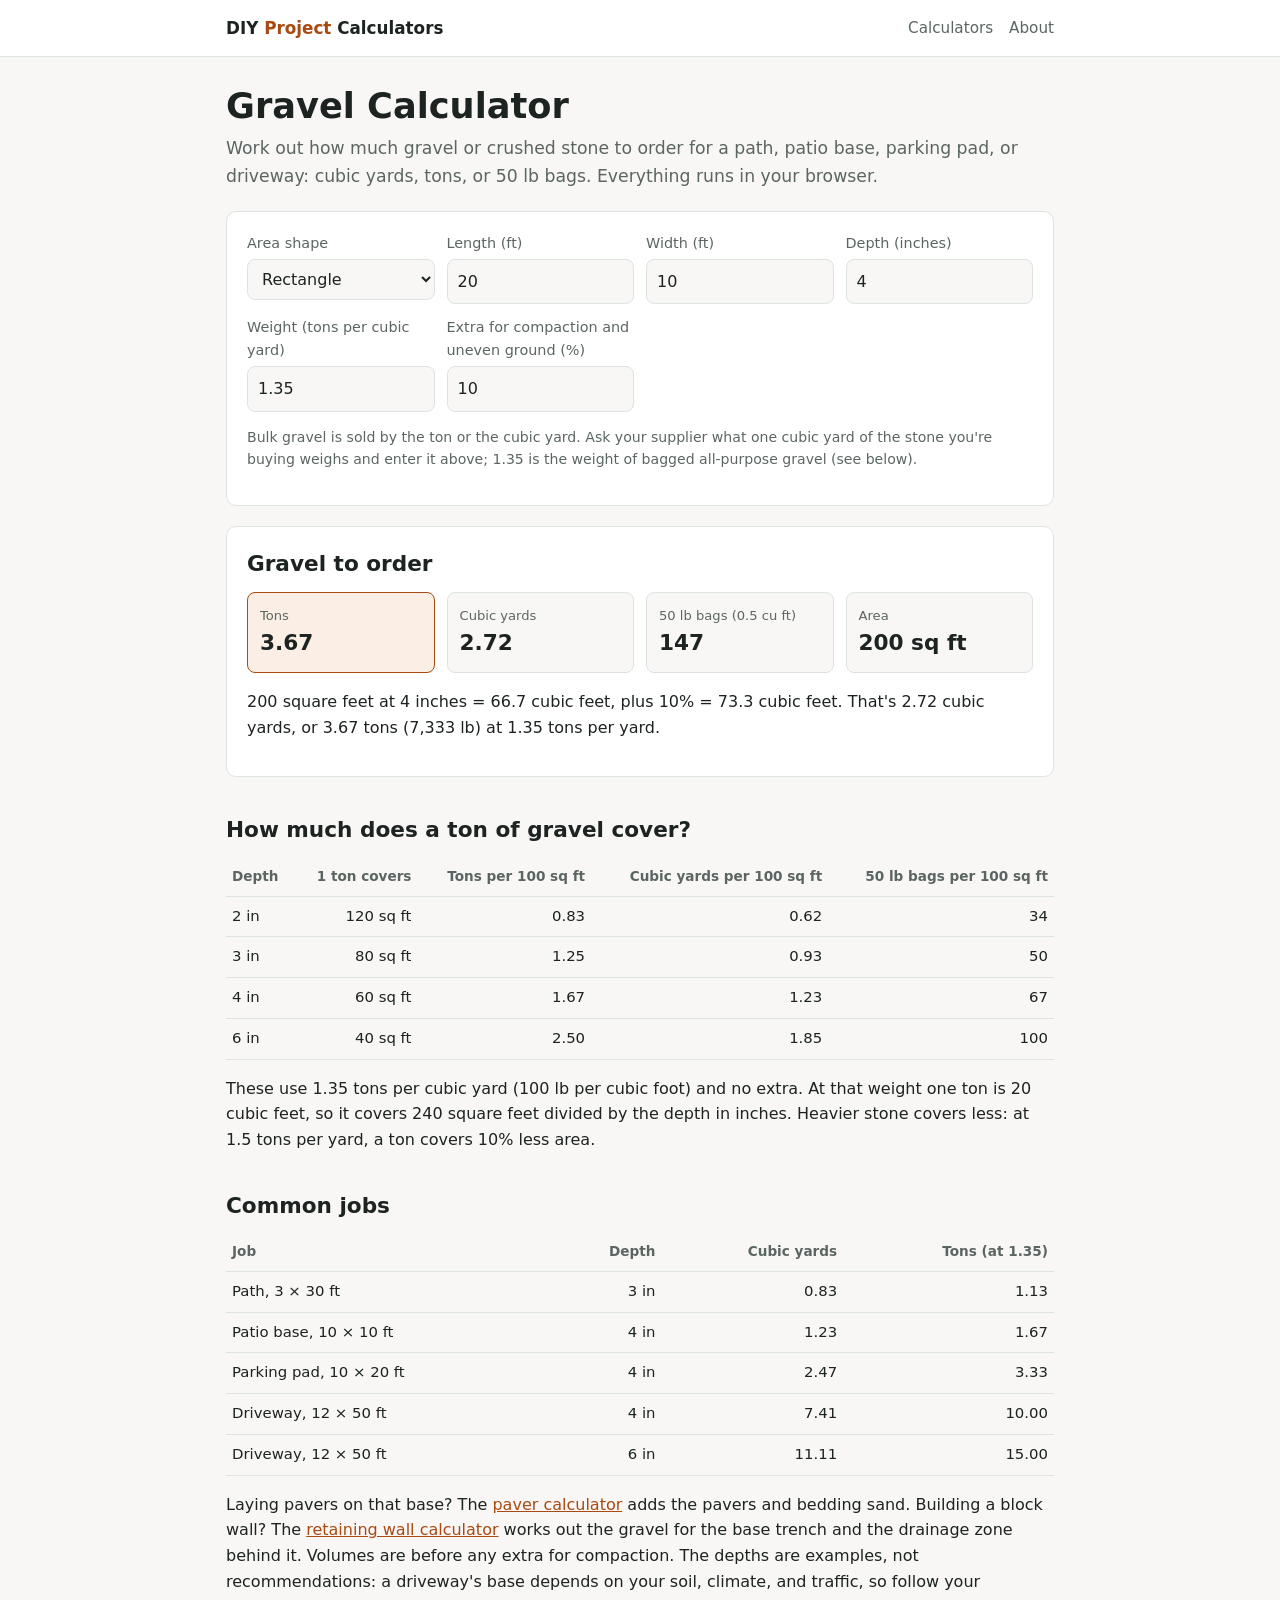
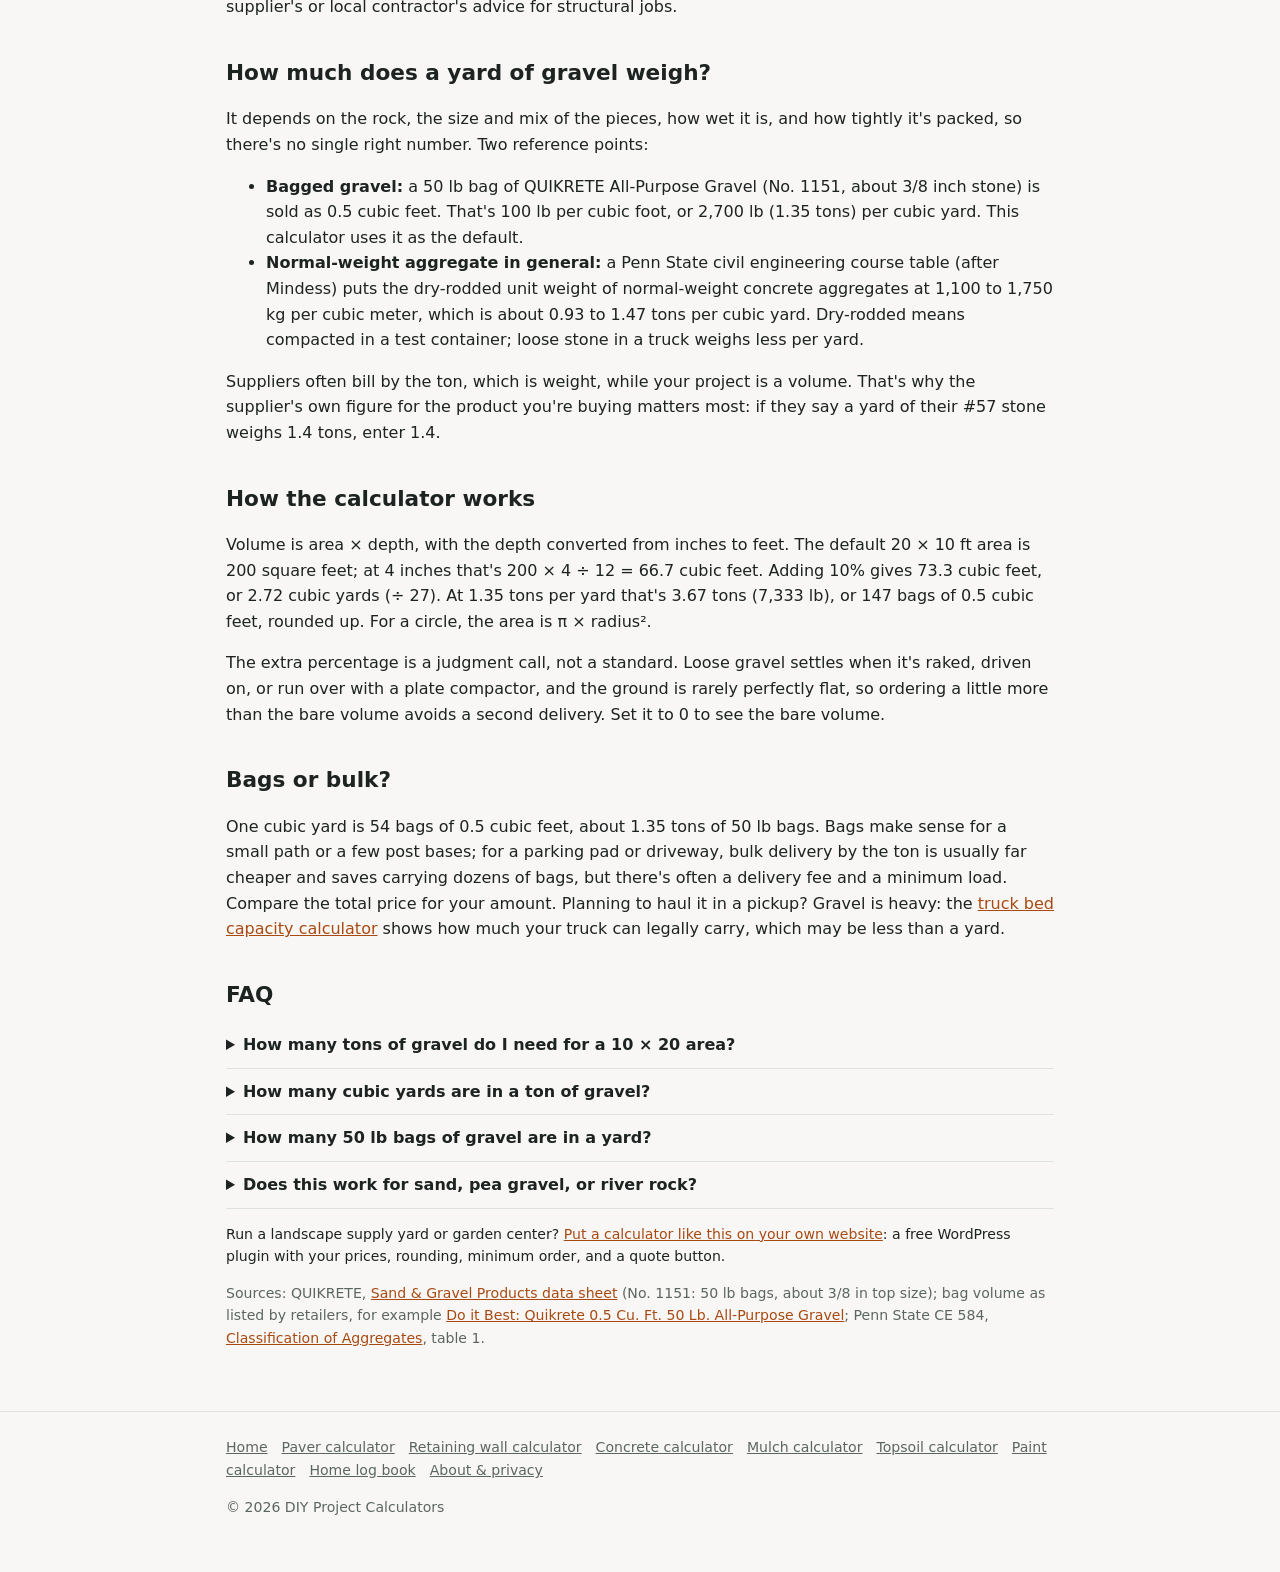
<file: gravel-calculator/index.html>
<!doctype html>
<html lang="en">
<head>
<meta charset="utf-8">
<meta name="viewport" content="width=device-width, initial-scale=1">
<title>Gravel Calculator: Tons, Cubic Yards, and 50 lb Bags</title>
<meta name="description" content="Free gravel calculator. Enter the area and depth to get cubic yards, tons, and 50 lb bags of gravel or crushed stone, using your supplier's weight per yard.">
<link rel="canonical" href="https://simpletoolshop.com/diy-project-calculators/gravel-calculator/">
<link rel="stylesheet" href="../assets/style.css">
<script type="application/ld+json">
{"@context":"https://schema.org","@type":"WebApplication","name":"Gravel Calculator","applicationCategory":"UtilitiesApplication","operatingSystem":"Any","offers":{"@type":"Offer","price":"0","priceCurrency":"USD"}}
</script>
</head>
<body>
<header class="site"><div class="wrap">
  <a class="brand" href="../">DIY <span>Project</span> Calculators</a>
  <nav class="top"><a href="../#calculators">Calculators</a><a href="../about/">About</a></nav>
</div></header>
<main><div class="wrap">
  <h1>Gravel Calculator</h1>
  <p class="lede">Work out how much gravel or crushed stone to order for a path, patio base, parking pad, or driveway: cubic yards, tons, or 50 lb bags. Everything runs in your browser.</p>

  <section class="card">
    <div class="fields">
      <div><label for="shape">Area shape</label>
        <select id="shape">
          <option value="rect">Rectangle</option>
          <option value="circle">Circle</option>
          <option value="area">I know the square feet</option>
        </select></div>
      <div class="s-rect"><label for="len">Length (ft)</label><input id="len" type="number" min="0" step="0.5" value="20" inputmode="decimal"></div>
      <div class="s-rect"><label for="wid">Width (ft)</label><input id="wid" type="number" min="0" step="0.5" value="10" inputmode="decimal"></div>
      <div class="s-circle hidden"><label for="diam">Diameter (ft)</label><input id="diam" type="number" min="0" step="0.5" value="10" inputmode="decimal"></div>
      <div class="s-area hidden"><label for="area">Area (sq ft)</label><input id="area" type="number" min="0" step="1" value="200" inputmode="decimal"></div>
      <div><label for="depth">Depth (inches)</label><input id="depth" type="number" min="0" max="24" step="0.5" value="4" inputmode="decimal"></div>
      <div><label for="density">Weight (tons per cubic yard)</label><input id="density" type="number" min="0" max="3" step="0.05" value="1.35" inputmode="decimal"></div>
      <div><label for="extra">Extra for compaction and uneven ground (%)</label><input id="extra" type="number" min="0" max="50" step="1" value="10" inputmode="decimal"></div>
    </div>
    <p class="small muted">Bulk gravel is sold by the ton or the cubic yard. Ask your supplier what one cubic yard of the stone you're buying weighs and enter it above; 1.35 is the weight of bagged all-purpose gravel (see below).</p>
  </section>

  <section class="card" aria-live="polite">
    <h2 style="margin-top:0">Gravel to order</h2>
    <div class="stats" id="stats"></div>
    <p id="summary"></p>
  </section>

  <article>
    <h2>How much does a ton of gravel cover?</h2>
<div class="table-scroll"><table id="depth-table">
<!--table:gravel-depths-->
<thead><tr><th>Depth</th><th class="num">1 ton covers</th><th class="num">Tons per 100 sq ft</th><th class="num">Cubic yards per 100 sq ft</th><th class="num">50 lb bags per 100 sq ft</th></tr></thead><tbody>
<tr><td>2 in</td><td class="num">120 sq ft</td><td class="num">0.83</td><td class="num">0.62</td><td class="num">34</td></tr>
<tr><td>3 in</td><td class="num">80 sq ft</td><td class="num">1.25</td><td class="num">0.93</td><td class="num">50</td></tr>
<tr><td>4 in</td><td class="num">60 sq ft</td><td class="num">1.67</td><td class="num">1.23</td><td class="num">67</td></tr>
<tr><td>6 in</td><td class="num">40 sq ft</td><td class="num">2.50</td><td class="num">1.85</td><td class="num">100</td></tr>
</tbody>
<!--/table-->
    </table></div>
    <p>These use 1.35 tons per cubic yard (100 lb per cubic foot) and no extra. At that weight one ton is 20 cubic feet, so it covers 240 square feet divided by the depth in inches. Heavier stone covers less: at 1.5 tons per yard, a ton covers 10% less area.</p>

    <h2>Common jobs</h2>
<div class="table-scroll"><table id="jobs-table">
<!--table:gravel-jobs-->
<thead><tr><th>Job</th><th class="num">Depth</th><th class="num">Cubic yards</th><th class="num">Tons (at 1.35)</th></tr></thead><tbody>
<tr><td>Path, 3 &times; 30 ft</td><td class="num">3 in</td><td class="num">0.83</td><td class="num">1.13</td></tr>
<tr><td>Patio base, 10 &times; 10 ft</td><td class="num">4 in</td><td class="num">1.23</td><td class="num">1.67</td></tr>
<tr><td>Parking pad, 10 &times; 20 ft</td><td class="num">4 in</td><td class="num">2.47</td><td class="num">3.33</td></tr>
<tr><td>Driveway, 12 &times; 50 ft</td><td class="num">4 in</td><td class="num">7.41</td><td class="num">10.00</td></tr>
<tr><td>Driveway, 12 &times; 50 ft</td><td class="num">6 in</td><td class="num">11.11</td><td class="num">15.00</td></tr>
</tbody>
<!--/table-->
    </table></div>
    <p>Laying pavers on that base? The <a href="../paver-calculator/">paver calculator</a> adds the pavers and bedding sand. Building a block wall? The <a href="../retaining-wall-calculator/">retaining wall calculator</a> works out the gravel for the base trench and the drainage zone behind it. Volumes are before any extra for compaction. The depths are examples, not recommendations: a driveway's base depends on your soil, climate, and traffic, so follow your supplier's or local contractor's advice for structural jobs.</p>

    <h2>How much does a yard of gravel weigh?</h2>
    <p>It depends on the rock, the size and mix of the pieces, how wet it is, and how tightly it's packed, so there's no single right number. Two reference points:</p>
    <ul>
      <li><strong>Bagged gravel:</strong> a 50 lb bag of QUIKRETE All-Purpose Gravel (No. 1151, about 3/8 inch stone) is sold as 0.5 cubic feet. That's 100 lb per cubic foot, or 2,700 lb (1.35 tons) per cubic yard. This calculator uses it as the default.</li>
      <li><strong>Normal-weight aggregate in general:</strong> a Penn State civil engineering course table (after Mindess) puts the dry-rodded unit weight of normal-weight concrete aggregates at 1,100 to 1,750 kg per cubic meter, which is about 0.93 to 1.47 tons per cubic yard. Dry-rodded means compacted in a test container; loose stone in a truck weighs less per yard.</li>
    </ul>
    <p>Suppliers often bill by the ton, which is weight, while your project is a volume. That's why the supplier's own figure for the product you're buying matters most: if they say a yard of their #57 stone weighs 1.4 tons, enter 1.4.</p>

    <h2>How the calculator works</h2>
    <p>Volume is area &times; depth, with the depth converted from inches to feet. The default 20 &times; 10 ft area is 200 square feet; at 4 inches that's 200 &times; 4 &divide; 12 = 66.7 cubic feet. Adding 10% gives 73.3 cubic feet, or 2.72 cubic yards (&divide; 27). At 1.35 tons per yard that's 3.67 tons (7,333 lb), or 147 bags of 0.5 cubic feet, rounded up. For a circle, the area is &pi; &times; radius&sup2;.</p>
    <p>The extra percentage is a judgment call, not a standard. Loose gravel settles when it's raked, driven on, or run over with a plate compactor, and the ground is rarely perfectly flat, so ordering a little more than the bare volume avoids a second delivery. Set it to 0 to see the bare volume.</p>

    <h2>Bags or bulk?</h2>
    <p>One cubic yard is 54 bags of 0.5 cubic feet, about 1.35 tons of 50 lb bags. Bags make sense for a small path or a few post bases; for a parking pad or driveway, bulk delivery by the ton is usually far cheaper and saves carrying dozens of bags, but there's often a delivery fee and a minimum load. Compare the total price for your amount. Planning to haul it in a pickup? Gravel is heavy: the <a href="../truck-bed-capacity-calculator/">truck bed capacity calculator</a> shows how much your truck can legally carry, which may be less than a yard.</p>

    <h2>FAQ</h2>
    <details><summary>How many tons of gravel do I need for a 10 &times; 20 area?</summary><p>At 4 inches deep, 10 &times; 20 ft is 66.7 cubic feet = 2.47 cubic yards, or 3.33 tons at 1.35 tons per yard. With 10% extra, order about 3.7 tons.</p></details>
    <details><summary>How many cubic yards are in a ton of gravel?</summary><p>About 0.74 cubic yards (20 cubic feet) at 1.35 tons per yard. Divide 1 by your supplier's tons-per-yard figure: at 1.5 tons per yard, a ton is 0.67 cubic yards.</p></details>
    <details><summary>How many 50 lb bags of gravel are in a yard?</summary><p>54 bags, if each bag is 0.5 cubic feet (27 &divide; 0.5). Check the volume printed on the bag; it's the number that counts.</p></details>
    <details><summary>Does this work for sand, pea gravel, or river rock?</summary><p>Yes. The volume math is the same for anything spread to a depth. Only the weight per yard changes, so enter your supplier's figure for tons.</p></details>
    <p class="small">Run a landscape supply yard or garden center? <a href="https://simpletoolshop.com/landscape-material-calculator/?utm_source=diy">Put a calculator like this on your own website</a>: a free WordPress plugin with your prices, rounding, minimum order, and a quote button.</p>
    <p class="small muted">Sources: QUIKRETE, <a href="https://www.quikrete.com/pdfs/data_sheet-quikrete%20sand%20&amp;%20gravel%20products.pdf">Sand &amp; Gravel Products data sheet</a> (No. 1151: 50 lb bags, about 3/8 in top size); bag volume as listed by retailers, for example <a href="https://www.doitbest.com/product/276837/quikrete-05-cu-ft-50-lb-all-purpose-gravel-276837/">Do it Best: Quikrete 0.5 Cu. Ft. 50 Lb. All-Purpose Gravel</a>; Penn State CE 584, <a href="https://www.engr.psu.edu/ce/courses/ce584/concrete/library/materials/Aggregate/Classification%20of%20aggregates.htm">Classification of Aggregates</a>, table 1.</p>
  </article>
</div></main>
<footer class="site"><div class="wrap">
  <a href="../">Home</a><a href="../paver-calculator/">Paver calculator</a><a href="../retaining-wall-calculator/">Retaining wall calculator</a><a href="../concrete-calculator/">Concrete calculator</a><a href="../mulch-calculator/">Mulch calculator</a><a href="../topsoil-calculator/">Topsoil calculator</a><a href="../paint-calculator/">Paint calculator</a><a href="https://www.amazon.com/dp/B0HS3CK9QW" data-goatcounter-click="kdp-home" rel="noopener">Home log book</a><a href="../about/">About &amp; privacy</a>
  <p>&copy; <span data-year></span> DIY Project Calculators</p>
</div></footer>
<script src="../assets/config.js"></script>
<script src="../assets/diy-engine.js"></script>
<script>
(function () {
  const $ = id => document.getElementById(id);
  const E = window.DiyEngine;
  const num = id => Math.max(0, parseFloat($(id).value) || 0);
  const fmt = (n, d = 2) => n.toLocaleString(undefined, { minimumFractionDigits: d, maximumFractionDigits: d });
  const stat = (k, v, win) => `<div class="stat${win ? ' win' : ''}"><div class="k">${k}</div><div class="v">${v}</div></div>`;

  function render() {
    const shape = $('shape').value;
    ['rect', 'circle', 'area'].forEach(s => document.querySelectorAll('.s-' + s).forEach(el => el.classList.toggle('hidden', s !== shape)));
    const area = shape === 'rect' ? num('len') * num('wid') : shape === 'circle' ? Math.PI * Math.pow(num('diam') / 2, 2) : num('area');
    const depth = num('depth'), density = num('density'), extra = num('extra');
    if (area <= 0 || depth <= 0 || density <= 0) {
      $('stats').innerHTML = '';
      $('summary').textContent = 'Enter the area, depth, and weight per cubic yard to see how much gravel you need.';
      return;
    }
    const g = E.gravel(area, depth, density, extra);
    $('stats').innerHTML = stat('Tons', fmt(g.tons), true) + stat('Cubic yards', fmt(g.yd3)) +
      stat('50 lb bags (0.5 cu ft)', g.bags.toLocaleString()) + stat('Area', `${fmt(area, 0)} sq ft`);
    $('summary').textContent = `${fmt(area, 0)} square feet at ${depth} inch${depth === 1 ? '' : 'es'} = ${fmt(g.baseFt3, 1)} cubic feet` +
      (extra > 0 ? `, plus ${extra}% = ${fmt(g.ft3, 1)} cubic feet` : '') +
      `. That's ${fmt(g.yd3)} cubic yards, or ${fmt(g.tons)} tons (${Math.round(g.lb).toLocaleString()} lb) at ${density} tons per yard.`;
  }
  document.querySelectorAll('input, select').forEach(el => el.addEventListener('input', render));
  render();
})();
</script>
</body>
</html>
</file>
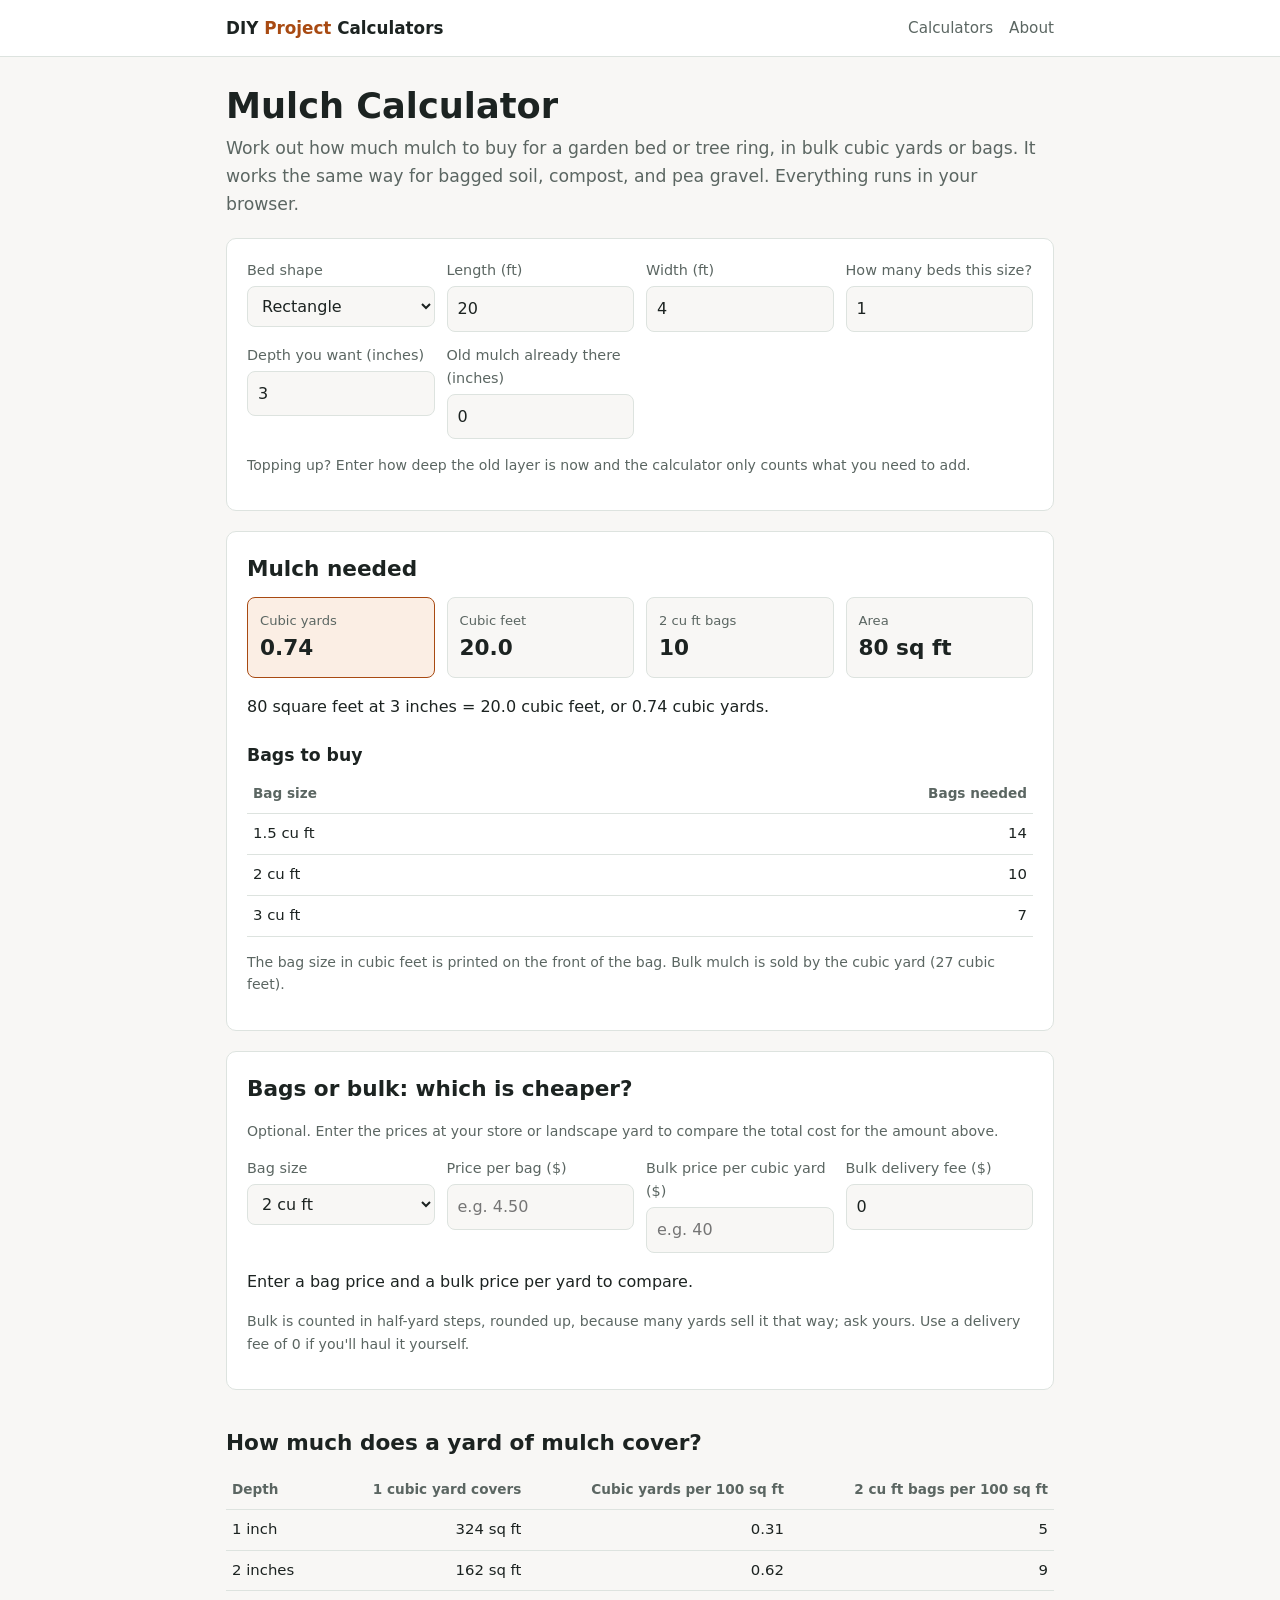
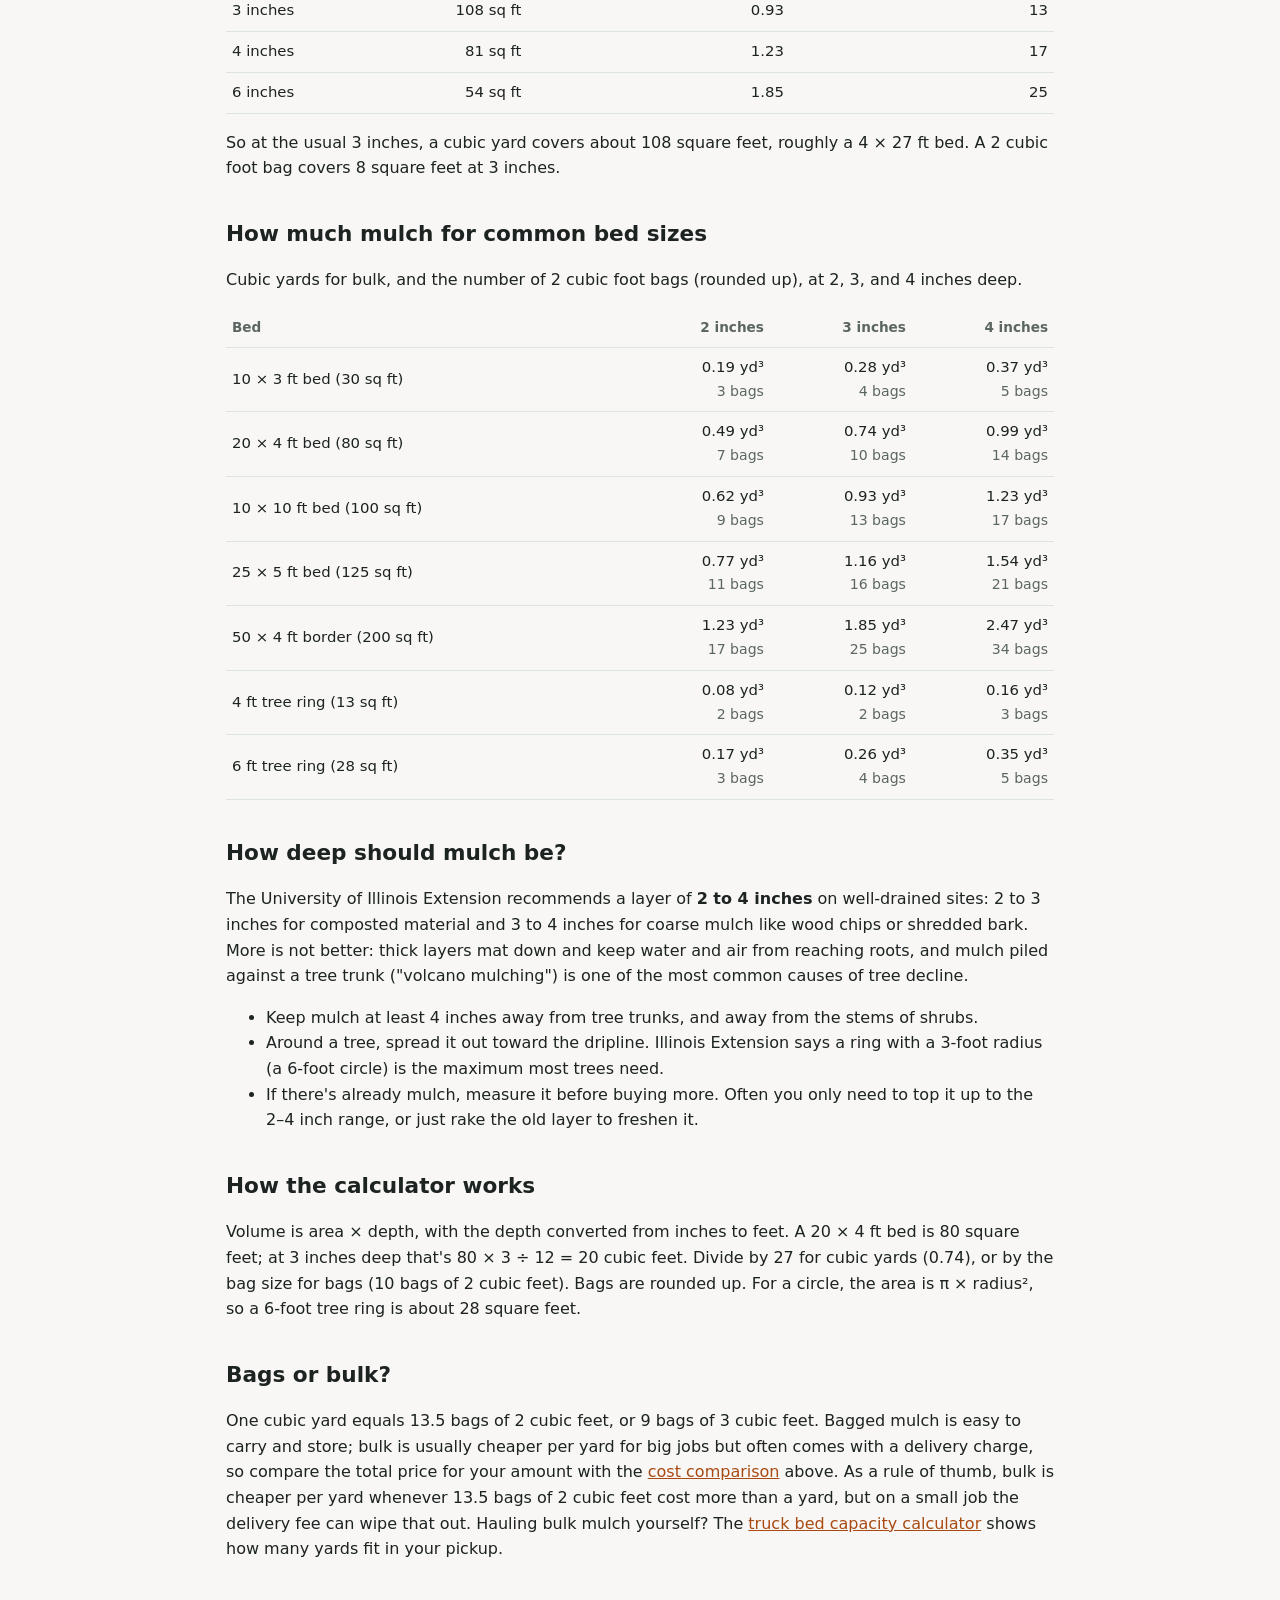
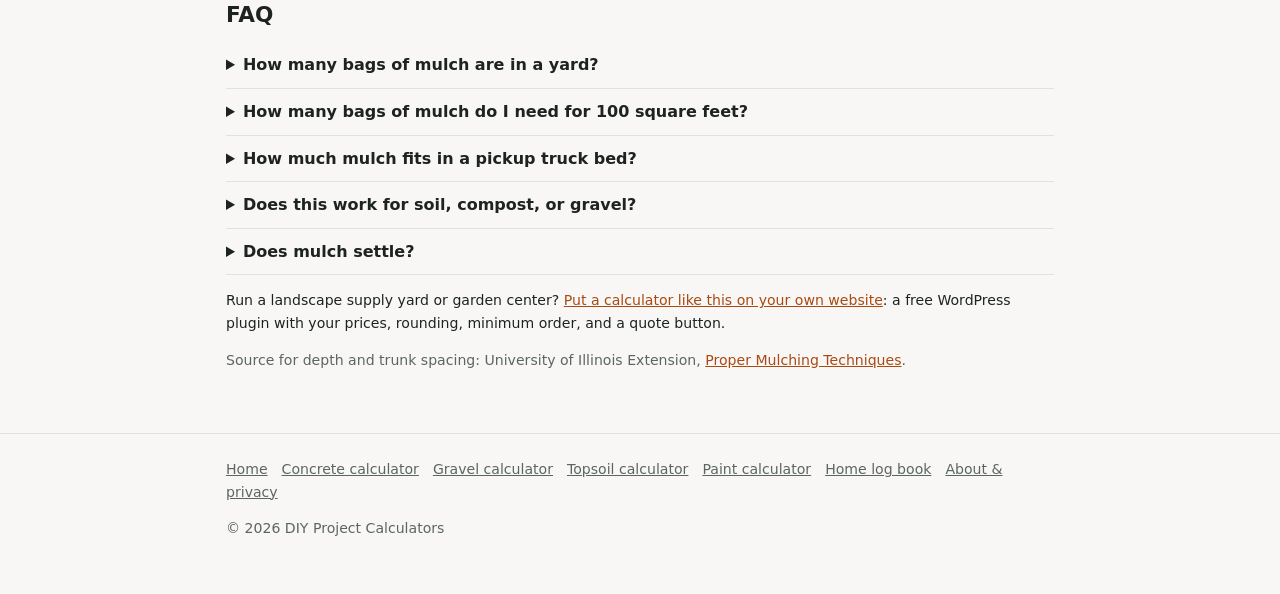
<file: mulch-calculator/index.html>
<!doctype html>
<html lang="en">
<head>
<meta charset="utf-8">
<meta name="viewport" content="width=device-width, initial-scale=1">
<title>Mulch Calculator: Cubic Yards and Bags for Your Beds</title>
<meta name="description" content="Free mulch calculator. Enter your bed size and depth to get cubic yards and how many 2 or 3 cu ft bags of mulch, soil, or compost to buy, including top-ups.">
<link rel="canonical" href="https://simpletoolshop.com/diy-project-calculators/mulch-calculator/">
<link rel="stylesheet" href="../assets/style.css">
<script type="application/ld+json">
{"@context":"https://schema.org","@type":"WebApplication","name":"Mulch Calculator","applicationCategory":"UtilitiesApplication","operatingSystem":"Any","offers":{"@type":"Offer","price":"0","priceCurrency":"USD"}}
</script>
</head>
<body>
<header class="site"><div class="wrap">
  <a class="brand" href="../">DIY <span>Project</span> Calculators</a>
  <nav class="top"><a href="../#calculators">Calculators</a><a href="../about/">About</a></nav>
</div></header>
<main><div class="wrap">
  <h1>Mulch Calculator</h1>
  <p class="lede">Work out how much mulch to buy for a garden bed or tree ring, in bulk cubic yards or bags. It works the same way for bagged soil, compost, and pea gravel. Everything runs in your browser.</p>

  <section class="card">
    <div class="fields">
      <div><label for="shape">Bed shape</label>
        <select id="shape">
          <option value="rect">Rectangle</option>
          <option value="circle">Circle (tree ring)</option>
          <option value="area">I know the square feet</option>
        </select></div>
      <div class="s-rect"><label for="len">Length (ft)</label><input id="len" type="number" min="0" step="0.5" value="20" inputmode="decimal"></div>
      <div class="s-rect"><label for="wid">Width (ft)</label><input id="wid" type="number" min="0" step="0.5" value="4" inputmode="decimal"></div>
      <div class="s-circle hidden"><label for="diam">Diameter (ft)</label><input id="diam" type="number" min="0" step="0.5" value="6" inputmode="decimal"></div>
      <div class="s-area hidden"><label for="area">Area (sq ft)</label><input id="area" type="number" min="0" step="1" value="200" inputmode="decimal"></div>
      <div><label for="qty">How many beds this size?</label><input id="qty" type="number" min="1" step="1" value="1" inputmode="numeric"></div>
      <div><label for="depth">Depth you want (inches)</label><input id="depth" type="number" min="0" max="12" step="0.5" value="3" inputmode="decimal"></div>
      <div><label for="existing">Old mulch already there (inches)</label><input id="existing" type="number" min="0" max="12" step="0.5" value="0" inputmode="decimal"></div>
    </div>
    <p class="small muted">Topping up? Enter how deep the old layer is now and the calculator only counts what you need to add.</p>
  </section>

  <section class="card" aria-live="polite">
    <h2 style="margin-top:0">Mulch needed</h2>
    <div id="warning" class="note hidden"></div>
    <div class="stats" id="stats"></div>
    <p id="summary"></p>
    <h3>Bags to buy</h3>
    <div class="table-scroll"><table id="bags"></table></div>
    <p class="small muted">The bag size in cubic feet is printed on the front of the bag. Bulk mulch is sold by the cubic yard (27 cubic feet).</p>
  </section>

  <section class="card" aria-live="polite">
    <h2 style="margin-top:0" id="cost">Bags or bulk: which is cheaper?</h2>
    <p class="small muted">Optional. Enter the prices at your store or landscape yard to compare the total cost for the amount above.</p>
    <div class="fields">
      <div><label for="bagsize">Bag size</label>
        <select id="bagsize"><option value="2">2 cu ft</option><option value="3">3 cu ft</option><option value="1.5">1.5 cu ft</option></select></div>
      <div><label for="bagprice">Price per bag ($)</label><input id="bagprice" type="number" min="0" step="0.01" inputmode="decimal" placeholder="e.g. 4.50"></div>
      <div><label for="yardprice">Bulk price per cubic yard ($)</label><input id="yardprice" type="number" min="0" step="1" inputmode="decimal" placeholder="e.g. 40"></div>
      <div><label for="delivery">Bulk delivery fee ($)</label><input id="delivery" type="number" min="0" step="1" value="0" inputmode="decimal"></div>
    </div>
    <div class="stats" id="cost-stats"></div>
    <p id="cost-summary"></p>
    <p class="small muted">Bulk is counted in half-yard steps, rounded up, because many yards sell it that way; ask yours. Use a delivery fee of 0 if you'll haul it yourself.</p>
  </section>

  <article>
    <h2>How much does a yard of mulch cover?</h2>
<div class="table-scroll"><table id="coverage-table">
<!--table:mulch-coverage-->
<thead><tr><th>Depth</th><th class="num">1 cubic yard covers</th><th class="num">Cubic yards per 100 sq ft</th><th class="num">2 cu ft bags per 100 sq ft</th></tr></thead><tbody>
<tr><td>1 inch</td><td class="num">324 sq ft</td><td class="num">0.31</td><td class="num">5</td></tr>
<tr><td>2 inches</td><td class="num">162 sq ft</td><td class="num">0.62</td><td class="num">9</td></tr>
<tr><td>3 inches</td><td class="num">108 sq ft</td><td class="num">0.93</td><td class="num">13</td></tr>
<tr><td>4 inches</td><td class="num">81 sq ft</td><td class="num">1.23</td><td class="num">17</td></tr>
<tr><td>6 inches</td><td class="num">54 sq ft</td><td class="num">1.85</td><td class="num">25</td></tr>
</tbody>
<!--/table-->
    </table></div>
    <p>So at the usual 3 inches, a cubic yard covers about 108 square feet, roughly a 4 &times; 27 ft bed. A 2 cubic foot bag covers 8 square feet at 3 inches.</p>

    <h2 id="bed-sizes">How much mulch for common bed sizes</h2>
    <p>Cubic yards for bulk, and the number of 2 cubic foot bags (rounded up), at 2, 3, and 4 inches deep.</p>
<div class="table-scroll"><table id="bed-table">
<!--table:mulch-bed-sizes-->
<thead><tr><th>Bed</th><th class="num">2 inches</th><th class="num">3 inches</th><th class="num">4 inches</th></tr></thead><tbody>
<tr><td>10 &times; 3 ft bed (30 sq ft)</td><td class="num">0.19 yd&sup3;<br><span class="small muted">3 bags</span></td><td class="num">0.28 yd&sup3;<br><span class="small muted">4 bags</span></td><td class="num">0.37 yd&sup3;<br><span class="small muted">5 bags</span></td></tr>
<tr><td>20 &times; 4 ft bed (80 sq ft)</td><td class="num">0.49 yd&sup3;<br><span class="small muted">7 bags</span></td><td class="num">0.74 yd&sup3;<br><span class="small muted">10 bags</span></td><td class="num">0.99 yd&sup3;<br><span class="small muted">14 bags</span></td></tr>
<tr><td>10 &times; 10 ft bed (100 sq ft)</td><td class="num">0.62 yd&sup3;<br><span class="small muted">9 bags</span></td><td class="num">0.93 yd&sup3;<br><span class="small muted">13 bags</span></td><td class="num">1.23 yd&sup3;<br><span class="small muted">17 bags</span></td></tr>
<tr><td>25 &times; 5 ft bed (125 sq ft)</td><td class="num">0.77 yd&sup3;<br><span class="small muted">11 bags</span></td><td class="num">1.16 yd&sup3;<br><span class="small muted">16 bags</span></td><td class="num">1.54 yd&sup3;<br><span class="small muted">21 bags</span></td></tr>
<tr><td>50 &times; 4 ft border (200 sq ft)</td><td class="num">1.23 yd&sup3;<br><span class="small muted">17 bags</span></td><td class="num">1.85 yd&sup3;<br><span class="small muted">25 bags</span></td><td class="num">2.47 yd&sup3;<br><span class="small muted">34 bags</span></td></tr>
<tr><td>4 ft tree ring (13 sq ft)</td><td class="num">0.08 yd&sup3;<br><span class="small muted">2 bags</span></td><td class="num">0.12 yd&sup3;<br><span class="small muted">2 bags</span></td><td class="num">0.16 yd&sup3;<br><span class="small muted">3 bags</span></td></tr>
<tr><td>6 ft tree ring (28 sq ft)</td><td class="num">0.17 yd&sup3;<br><span class="small muted">3 bags</span></td><td class="num">0.26 yd&sup3;<br><span class="small muted">4 bags</span></td><td class="num">0.35 yd&sup3;<br><span class="small muted">5 bags</span></td></tr>
</tbody>
<!--/table-->
    </table></div>

    <h2>How deep should mulch be?</h2>
    <p>The University of Illinois Extension recommends a layer of <strong>2 to 4 inches</strong> on well-drained sites: 2 to 3 inches for composted material and 3 to 4 inches for coarse mulch like wood chips or shredded bark. More is not better: thick layers mat down and keep water and air from reaching roots, and mulch piled against a tree trunk ("volcano mulching") is one of the most common causes of tree decline.</p>
    <ul>
      <li>Keep mulch at least 4 inches away from tree trunks, and away from the stems of shrubs.</li>
      <li>Around a tree, spread it out toward the dripline. Illinois Extension says a ring with a 3-foot radius (a 6-foot circle) is the maximum most trees need.</li>
      <li>If there's already mulch, measure it before buying more. Often you only need to top it up to the 2&ndash;4 inch range, or just rake the old layer to freshen it.</li>
    </ul>

    <h2>How the calculator works</h2>
    <p>Volume is area &times; depth, with the depth converted from inches to feet. A 20 &times; 4 ft bed is 80 square feet; at 3 inches deep that's 80 &times; 3 &divide; 12 = 20 cubic feet. Divide by 27 for cubic yards (0.74), or by the bag size for bags (10 bags of 2 cubic feet). Bags are rounded up. For a circle, the area is &pi; &times; radius&sup2;, so a 6-foot tree ring is about 28 square feet.</p>

    <h2>Bags or bulk?</h2>
    <p>One cubic yard equals 13.5 bags of 2 cubic feet, or 9 bags of 3 cubic feet. Bagged mulch is easy to carry and store; bulk is usually cheaper per yard for big jobs but often comes with a delivery charge, so compare the total price for your amount with the <a href="#cost">cost comparison</a> above. As a rule of thumb, bulk is cheaper per yard whenever 13.5 bags of 2 cubic feet cost more than a yard, but on a small job the delivery fee can wipe that out. Hauling bulk mulch yourself? The <a href="../truck-bed-capacity-calculator/">truck bed capacity calculator</a> shows how many yards fit in your pickup.</p>

    <h2>FAQ</h2>
    <details><summary>How many bags of mulch are in a yard?</summary><p>13.5 bags of 2 cubic feet, 9 bags of 3 cubic feet, or 18 bags of 1.5 cubic feet. A cubic yard is 27 cubic feet.</p></details>
    <details><summary>How many bags of mulch do I need for 100 square feet?</summary><p>At 3 inches deep, 100 square feet takes 25 cubic feet: 13 bags of 2 cubic feet (12.5, rounded up), or 0.93 cubic yards bulk.</p></details>
    <details><summary>How much mulch fits in a pickup truck bed?</summary><p>It depends on the bed. For example, a 78 &times; 60 &times; 20 inch bed holds about 1.94 cubic yards loaded level with the sides, after the wheel wells. Wet mulch is heavy, so check your truck's payload too. The <a href="../truck-bed-capacity-calculator/">truck bed capacity calculator</a> works out both for your bed.</p></details>
    <details><summary>Does this work for soil, compost, or gravel?</summary><p>Yes. It's the same volume math for anything sold by the cubic foot or cubic yard. Use the depth you need: raised beds and new lawns are usually deeper than mulch, so the <a href="../topsoil-calculator/">topsoil calculator</a> adds an allowance for settling. For gravel sold by the ton, use the <a href="../gravel-calculator/">gravel calculator</a>.</p></details>
    <details><summary>Does mulch settle?</summary><p>Fluffy mulches like shredded bark settle a bit after watering and break down over the season, which is why most beds need a top-up each year or two. If you want a full 3 inches after settling, add a little extra.</p></details>
    <p class="small">Run a landscape supply yard or garden center? <a href="https://simpletoolshop.com/landscape-material-calculator/?utm_source=diy">Put a calculator like this on your own website</a>: a free WordPress plugin with your prices, rounding, minimum order, and a quote button.</p>
    <p class="small muted">Source for depth and trunk spacing: University of Illinois Extension, <a href="https://extension.illinois.edu/sites/default/files/proper_mulching_techniques_infosheet.pdf">Proper Mulching Techniques</a>.</p>
  </article>
</div></main>
<footer class="site"><div class="wrap">
  <a href="../">Home</a><a href="../concrete-calculator/">Concrete calculator</a><a href="../gravel-calculator/">Gravel calculator</a><a href="../topsoil-calculator/">Topsoil calculator</a><a href="../paint-calculator/">Paint calculator</a><a href="https://www.amazon.com/dp/B0HS3CK9QW" data-goatcounter-click="kdp-home" rel="noopener">Home log book</a><a href="../about/">About &amp; privacy</a>
  <p>&copy; <span data-year></span> DIY Project Calculators</p>
</div></footer>
<script src="../assets/config.js"></script>
<script src="../assets/diy-engine.js"></script>
<script>
(function () {
  const $ = id => document.getElementById(id);
  const E = window.DiyEngine;
  const num = id => Math.max(0, parseFloat($(id).value) || 0);
  const fmt = (n, d = 2) => n.toLocaleString(undefined, { minimumFractionDigits: d, maximumFractionDigits: d });
  const stat = (k, v, win) => `<div class="stat${win ? ' win' : ''}"><div class="k">${k}</div><div class="v">${v}</div></div>`;

  function render() {
    const shape = $('shape').value;
    ['rect', 'circle', 'area'].forEach(s => document.querySelectorAll('.s-' + s).forEach(el => el.classList.toggle('hidden', s !== shape)));
    const qty = Math.max(1, Math.round(num('qty')) || 1);
    const one = shape === 'rect' ? num('len') * num('wid') : shape === 'circle' ? Math.PI * Math.pow(num('diam') / 2, 2) : num('area');
    const area = one * qty;
    const target = num('depth'), existing = num('existing');
    const add = Math.max(0, target - existing);
    const warn = $('warning');
    warn.classList.toggle('hidden', !(target > 4));
    warn.textContent = target > 4 ? 'Most extension services recommend 2 to 4 inches of mulch. Deeper layers can starve roots of water and air.' : '';
    if (area <= 0 || target <= 0) {
      $('stats').innerHTML = ''; $('bags').innerHTML = '';
      $('summary').textContent = 'Enter your bed size and depth to see how much mulch you need.';
      cost(0);
      return;
    }
    if (add <= 0) {
      $('stats').innerHTML = stat('Mulch to add', 'None', true); $('bags').innerHTML = '';
      $('summary').textContent = `Your existing ${existing}-inch layer already reaches ${target} inches. Rake it to freshen it up instead of adding more.`;
      cost(0);
      return;
    }
    const b = E.bulk(area, add);
    const bag2 = b.bags.find(x => x.size === 2).count;
    $('stats').innerHTML = stat('Cubic yards', fmt(b.yd3), true) + stat('Cubic feet', fmt(b.ft3, 1)) +
      stat('2 cu ft bags', bag2.toLocaleString()) + stat('Area', `${fmt(area, 0)} sq ft`);
    $('summary').textContent = `${fmt(area, 0)} square feet at ${add} inch${add === 1 ? '' : 'es'}${existing > 0 ? ` (topping ${existing} in. up to ${target} in.)` : ''} = ${fmt(b.ft3, 1)} cubic feet, or ${fmt(b.yd3)} cubic yards.`;
    $('bags').innerHTML = '<thead><tr><th>Bag size</th><th class="num">Bags needed</th></tr></thead><tbody>' +
      b.bags.map(x => `<tr><td>${x.size} cu ft</td><td class="num">${x.count.toLocaleString()}</td></tr>`).join('') + '</tbody>';
    cost(b.ft3);
  }
  // Bags vs bulk: total cost for the volume above. Bulk is ordered in half-yard steps, rounded up.
  function cost(ft3) {
    const size = parseFloat($('bagsize').value), bagPrice = num('bagprice'), yardPrice = num('yardprice'), fee = num('delivery');
    $('cost-stats').innerHTML = ''; $('cost-summary').textContent = '';
    if (!(ft3 > 0) || !(bagPrice > 0) || !(yardPrice > 0)) {
      $('cost-summary').textContent = ft3 > 0 ? 'Enter a bag price and a bulk price per yard to compare.' : '';
      return;
    }
    const bags = E.bulk(ft3 * 12, 1, [size]).bags[0].count;
    const yards = Math.ceil(ft3 / 27 * 2 - 1e-9) / 2;
    const bagTotal = bags * bagPrice, bulkTotal = yards * yardPrice + fee;
    const money = n => n.toLocaleString(undefined, { style: 'currency', currency: 'USD' });
    const bulkWins = bulkTotal < bagTotal;
    $('cost-stats').innerHTML = stat(`${bags.toLocaleString()} bags of ${size} cu ft`, money(bagTotal), !bulkWins && bagTotal !== bulkTotal) +
      stat(`${fmt(yards, 1)} yd bulk${fee > 0 ? ' + delivery' : ''}`, money(bulkTotal), bulkWins);
    $('cost-summary').textContent = bagTotal === bulkTotal ? 'Both cost the same.' :
      `${bulkWins ? 'Bulk' : 'Bags'} ${bulkWins ? 'is' : 'are'} cheaper by ${money(Math.abs(bagTotal - bulkTotal))}.`;
  }
  document.querySelectorAll('input, select').forEach(el => el.addEventListener('input', render));
  render();
})();
</script>
</body>
</html>
</file>
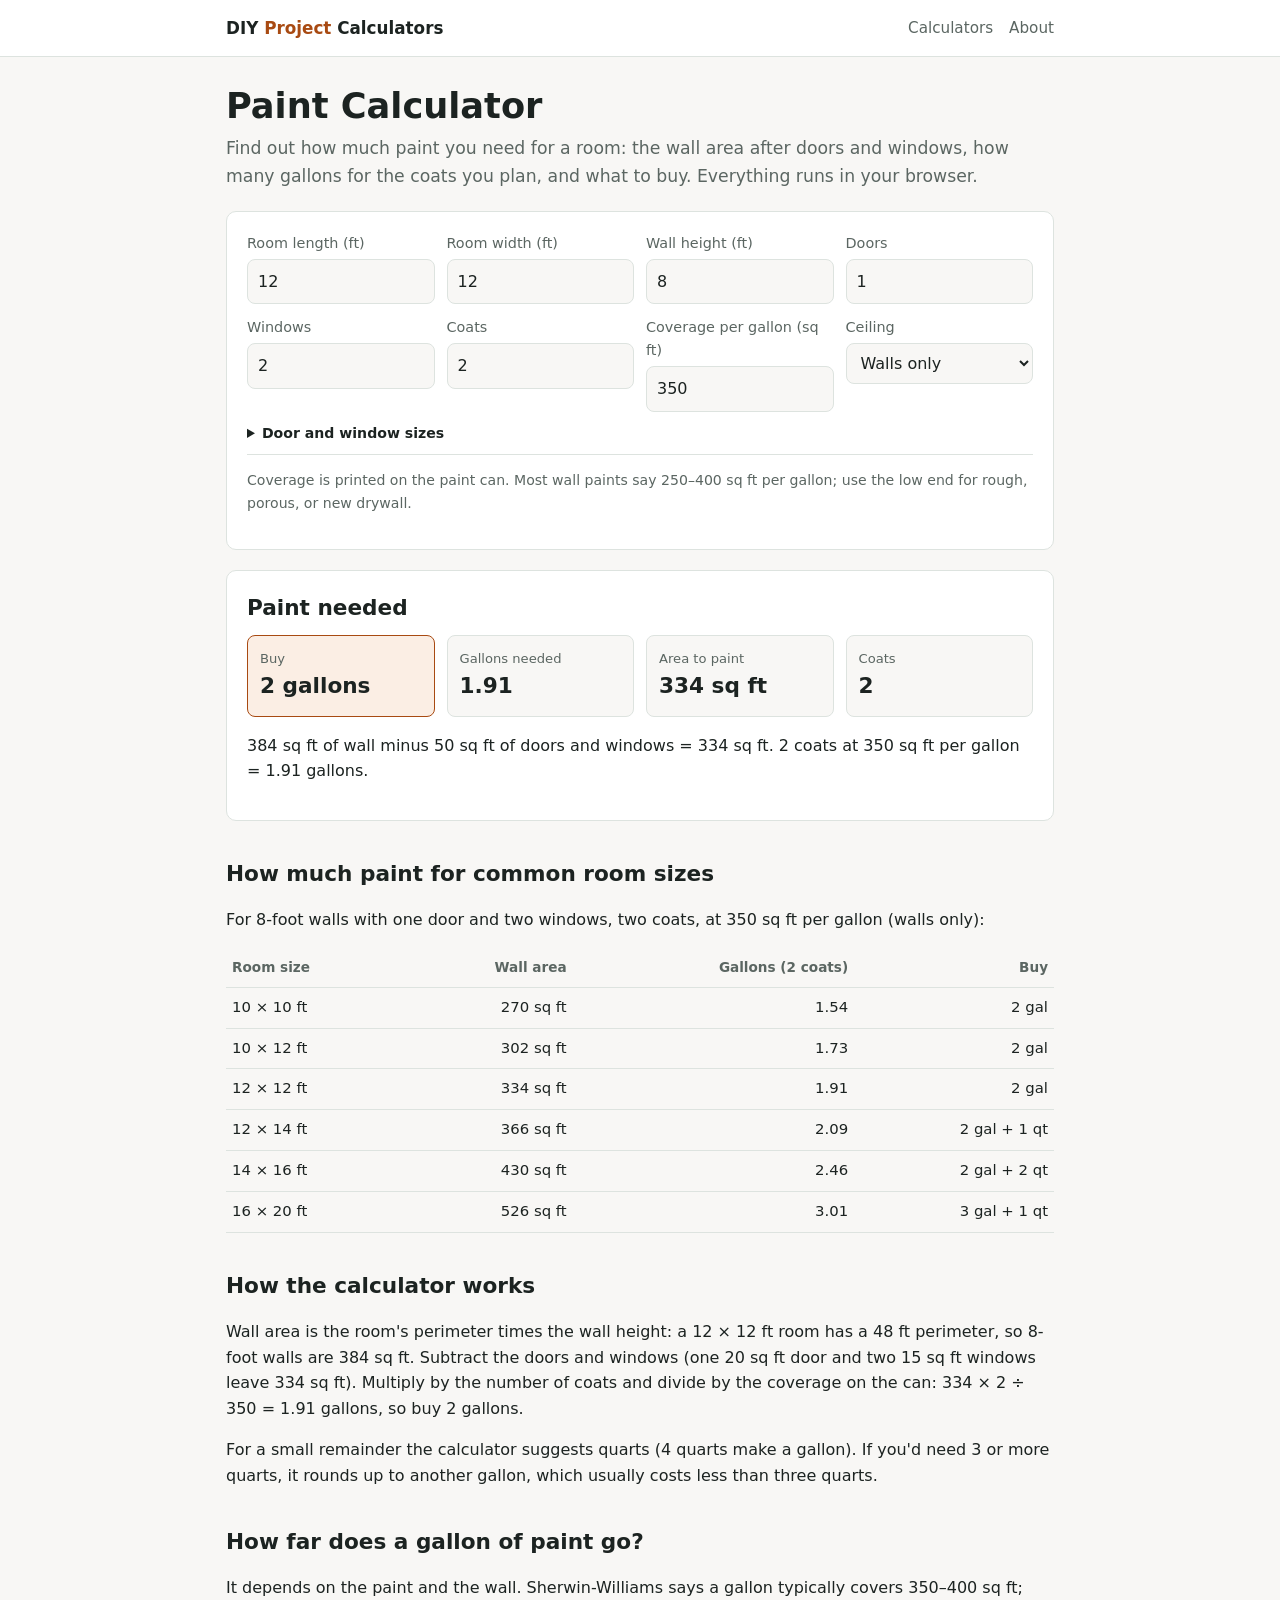
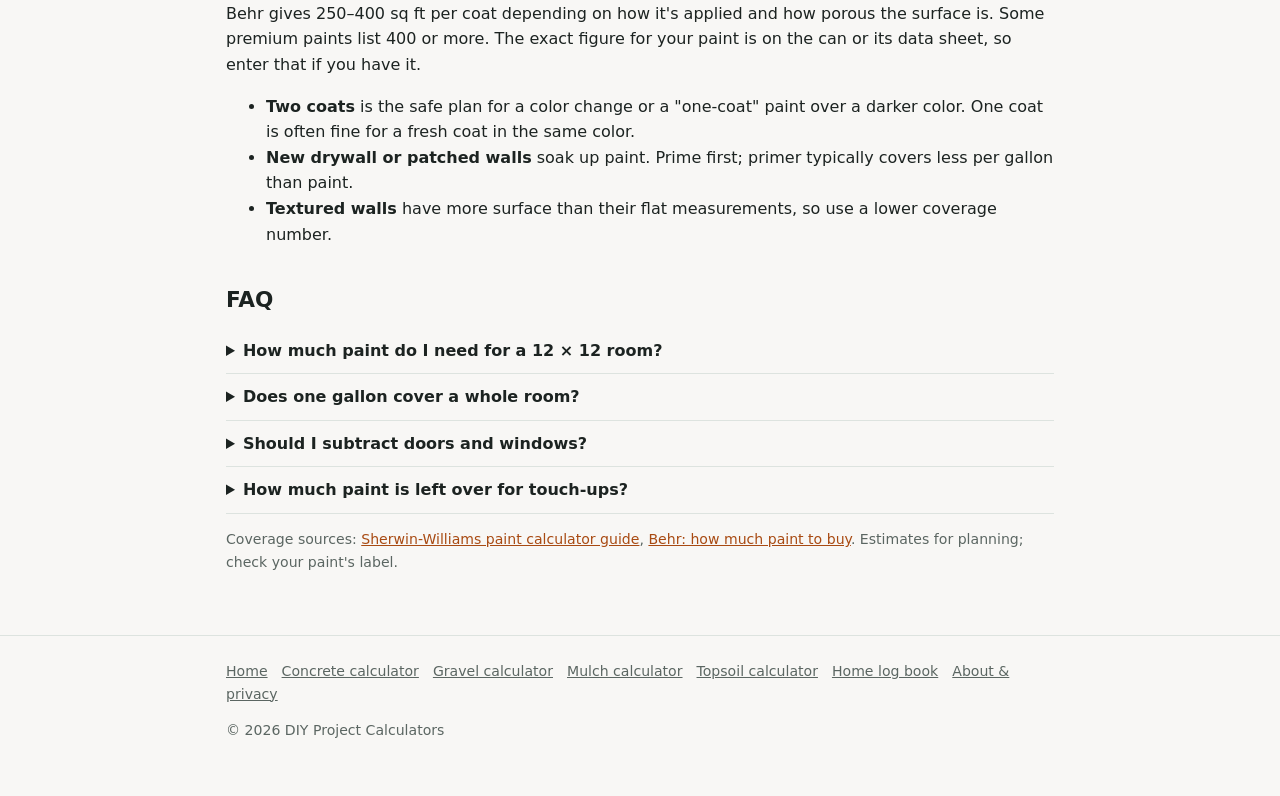
<file: paint-calculator/index.html>
<!doctype html>
<html lang="en">
<head>
<meta charset="utf-8">
<meta name="viewport" content="width=device-width, initial-scale=1">
<title>Paint Calculator: How Many Gallons for a Room</title>
<meta name="description" content="Free paint calculator. Enter your room size, doors, windows, and number of coats to see how many gallons and quarts of wall paint to buy, with or without the ceiling.">
<link rel="canonical" href="https://simpletoolshop.com/diy-project-calculators/paint-calculator/">
<link rel="stylesheet" href="../assets/style.css">
<script type="application/ld+json">
{"@context":"https://schema.org","@type":"WebApplication","name":"Paint Calculator","applicationCategory":"UtilitiesApplication","operatingSystem":"Any","offers":{"@type":"Offer","price":"0","priceCurrency":"USD"}}
</script>
</head>
<body>
<header class="site"><div class="wrap">
  <a class="brand" href="../">DIY <span>Project</span> Calculators</a>
  <nav class="top"><a href="../#calculators">Calculators</a><a href="../about/">About</a></nav>
</div></header>
<main><div class="wrap">
  <h1>Paint Calculator</h1>
  <p class="lede">Find out how much paint you need for a room: the wall area after doors and windows, how many gallons for the coats you plan, and what to buy. Everything runs in your browser.</p>

  <section class="card">
    <div class="fields">
      <div><label for="len">Room length (ft)</label><input id="len" type="number" min="0" step="0.5" value="12" inputmode="decimal"></div>
      <div><label for="wid">Room width (ft)</label><input id="wid" type="number" min="0" step="0.5" value="12" inputmode="decimal"></div>
      <div><label for="height">Wall height (ft)</label><input id="height" type="number" min="0" step="0.5" value="8" inputmode="decimal"></div>
      <div><label for="doors">Doors</label><input id="doors" type="number" min="0" step="1" value="1" inputmode="numeric"></div>
      <div><label for="windows">Windows</label><input id="windows" type="number" min="0" step="1" value="2" inputmode="numeric"></div>
      <div><label for="coats">Coats</label><input id="coats" type="number" min="1" max="4" step="1" value="2" inputmode="numeric"></div>
      <div><label for="coverage">Coverage per gallon (sq ft)</label><input id="coverage" type="number" min="50" max="800" step="10" value="350" inputmode="numeric"></div>
      <div><label for="ceiling">Ceiling</label>
        <select id="ceiling"><option value="no">Walls only</option><option value="yes">Walls and ceiling (same paint)</option></select></div>
    </div>
    <details>
      <summary class="small">Door and window sizes</summary>
      <div class="fields" style="margin-top:10px">
        <div><label for="doorA">Area per door (sq ft)</label><input id="doorA" type="number" min="0" step="1" value="20" inputmode="decimal"></div>
        <div><label for="winA">Area per window (sq ft)</label><input id="winA" type="number" min="0" step="1" value="15" inputmode="decimal"></div>
      </div>
      <p class="small muted">A standard 36 &times; 80 inch door is 20 sq ft. A 3 &times; 5 ft window is 15 sq ft. Measure yours if they're much bigger, like a sliding patio door.</p>
    </details>
    <p class="small muted">Coverage is printed on the paint can. Most wall paints say 250&ndash;400 sq ft per gallon; use the low end for rough, porous, or new drywall.</p>
  </section>

  <section class="card" aria-live="polite">
    <h2 style="margin-top:0">Paint needed</h2>
    <div class="stats" id="stats"></div>
    <p id="summary"></p>
  </section>

  <article>
    <h2>How much paint for common room sizes</h2>
    <p>For 8-foot walls with one door and two windows, two coats, at 350 sq ft per gallon (walls only):</p>
    <div class="table-scroll"><table id="room-table">
<!--table:paint-rooms-->
<thead><tr><th>Room size</th><th class="num">Wall area</th><th class="num">Gallons (2 coats)</th><th class="num">Buy</th></tr></thead><tbody>
<tr><td>10 &times; 10 ft</td><td class="num">270 sq ft</td><td class="num">1.54</td><td class="num">2 gal</td></tr>
<tr><td>10 &times; 12 ft</td><td class="num">302 sq ft</td><td class="num">1.73</td><td class="num">2 gal</td></tr>
<tr><td>12 &times; 12 ft</td><td class="num">334 sq ft</td><td class="num">1.91</td><td class="num">2 gal</td></tr>
<tr><td>12 &times; 14 ft</td><td class="num">366 sq ft</td><td class="num">2.09</td><td class="num">2 gal + 1 qt</td></tr>
<tr><td>14 &times; 16 ft</td><td class="num">430 sq ft</td><td class="num">2.46</td><td class="num">2 gal + 2 qt</td></tr>
<tr><td>16 &times; 20 ft</td><td class="num">526 sq ft</td><td class="num">3.01</td><td class="num">3 gal + 1 qt</td></tr>
</tbody>
<!--/table-->
    </table></div>

    <h2>How the calculator works</h2>
    <p>Wall area is the room's perimeter times the wall height: a 12 &times; 12 ft room has a 48 ft perimeter, so 8-foot walls are 384 sq ft. Subtract the doors and windows (one 20 sq ft door and two 15 sq ft windows leave 334 sq ft). Multiply by the number of coats and divide by the coverage on the can: 334 &times; 2 &divide; 350 = 1.91 gallons, so buy 2 gallons.</p>
    <p>For a small remainder the calculator suggests quarts (4 quarts make a gallon). If you'd need 3 or more quarts, it rounds up to another gallon, which usually costs less than three quarts.</p>

    <h2>How far does a gallon of paint go?</h2>
    <p>It depends on the paint and the wall. Sherwin-Williams says a gallon typically covers 350&ndash;400 sq ft; Behr gives 250&ndash;400 sq ft per coat depending on how it's applied and how porous the surface is. Some premium paints list 400 or more. The exact figure for your paint is on the can or its data sheet, so enter that if you have it.</p>
    <ul>
      <li><strong>Two coats</strong> is the safe plan for a color change or a "one-coat" paint over a darker color. One coat is often fine for a fresh coat in the same color.</li>
      <li><strong>New drywall or patched walls</strong> soak up paint. Prime first; primer typically covers less per gallon than paint.</li>
      <li><strong>Textured walls</strong> have more surface than their flat measurements, so use a lower coverage number.</li>
    </ul>

    <h2>FAQ</h2>
    <details><summary>How much paint do I need for a 12 &times; 12 room?</summary><p>About 2 gallons for two coats on 8-foot walls with a door and two windows (334 sq ft of wall). Add about 1 gallon for the ceiling (144 sq ft, two coats) if it's the same paint.</p></details>
    <details><summary>Does one gallon cover a whole room?</summary><p>For one coat in a small room, often yes: a 10 &times; 10 ft room with 8-foot walls has about 270 sq ft of wall after a door and two windows. Two coats need about 1.5 gallons.</p></details>
    <details><summary>Should I subtract doors and windows?</summary><p>Yes for big openings, and the calculator does it for you. If you'll paint the trim and doors in the same color, set doors to 0 and add them back.</p></details>
    <details><summary>How much paint is left over for touch-ups?</summary><p>Rounding up to whole gallons usually leaves some. Keep it sealed and labeled with the room and color. It also helps to write down the brand, color name, and sheen for each room; our paperback <a href="https://www.amazon.com/dp/B0HS3CK9QW" data-goatcounter-click="kdp-home" rel="noopener">Home Maintenance &amp; Project Log</a> (Amazon, $11.99 list price) has a page for paint colors and room measurements.</p></details>
    <p class="small muted">Coverage sources: <a href="https://www.sherwin-williams.com/en-us/color/color-tools/paint-calculator">Sherwin-Williams paint calculator guide</a>, <a href="https://www.behr.com/consumer/how-to/exterior/how-much-exterior-paint-to-buy">Behr: how much paint to buy</a>. Estimates for planning; check your paint's label.</p>
  </article>
</div></main>
<footer class="site"><div class="wrap">
  <a href="../">Home</a><a href="../concrete-calculator/">Concrete calculator</a><a href="../gravel-calculator/">Gravel calculator</a><a href="../mulch-calculator/">Mulch calculator</a><a href="../topsoil-calculator/">Topsoil calculator</a><a href="https://www.amazon.com/dp/B0HS3CK9QW" data-goatcounter-click="kdp-home" rel="noopener">Home log book</a><a href="../about/">About &amp; privacy</a>
  <p>&copy; <span data-year></span> DIY Project Calculators</p>
</div></footer>
<script src="../assets/config.js"></script>
<script src="../assets/diy-engine.js"></script>
<script>
(function () {
  const $ = id => document.getElementById(id);
  const E = window.DiyEngine;
  const num = id => Math.max(0, parseFloat($(id).value) || 0);
  const fmt = (n, d = 2) => n.toLocaleString(undefined, { minimumFractionDigits: d, maximumFractionDigits: d });
  const stat = (k, v, win) => `<div class="stat${win ? ' win' : ''}"><div class="k">${k}</div><div class="v">${v}</div></div>`;
  const buyText = b => [b.gallons ? `${b.gallons} gallon${b.gallons > 1 ? 's' : ''}` : '', b.quarts ? `${b.quarts} quart${b.quarts > 1 ? 's' : ''}` : ''].filter(Boolean).join(' + ') || 'Nothing';

  function render() {
    const l = num('len'), w = num('wid');
    const coats = Math.max(1, Math.round(num('coats')) || 1);
    const coverage = num('coverage');
    const p = E.paint({
      perimeterFt: E.perimeter(l, w), heightFt: num('height'), doors: Math.round(num('doors')), windows: Math.round(num('windows')),
      doorFt2: num('doorA'), windowFt2: num('winA'), coats, coverage, ceilingFt2: $('ceiling').value === 'yes' ? l * w : 0,
    });
    if (p.area <= 0 || coverage <= 0) {
      $('stats').innerHTML = '';
      $('summary').textContent = 'Enter your room size and the coverage from your paint can.';
      return;
    }
    $('stats').innerHTML = stat('Buy', buyText(p.buy), true) + stat('Gallons needed', fmt(p.gallons)) +
      stat('Area to paint', `${fmt(p.area, 0)} sq ft`) + stat('Coats', coats);
    $('summary').textContent = `${fmt(p.walls, 0)} sq ft of wall minus ${fmt(p.openings, 0)} sq ft of doors and windows = ${fmt(p.wallArea, 0)} sq ft` +
      (p.area > p.wallArea ? `, plus ${fmt(p.area - p.wallArea, 0)} sq ft of ceiling` : '') +
      `. ${coats} coat${coats > 1 ? 's' : ''} at ${coverage} sq ft per gallon = ${fmt(p.gallons)} gallons.`;
  }
  document.querySelectorAll('input, select').forEach(el => el.addEventListener('input', render));
  render();
})();
</script>
</body>
</html>
</file>
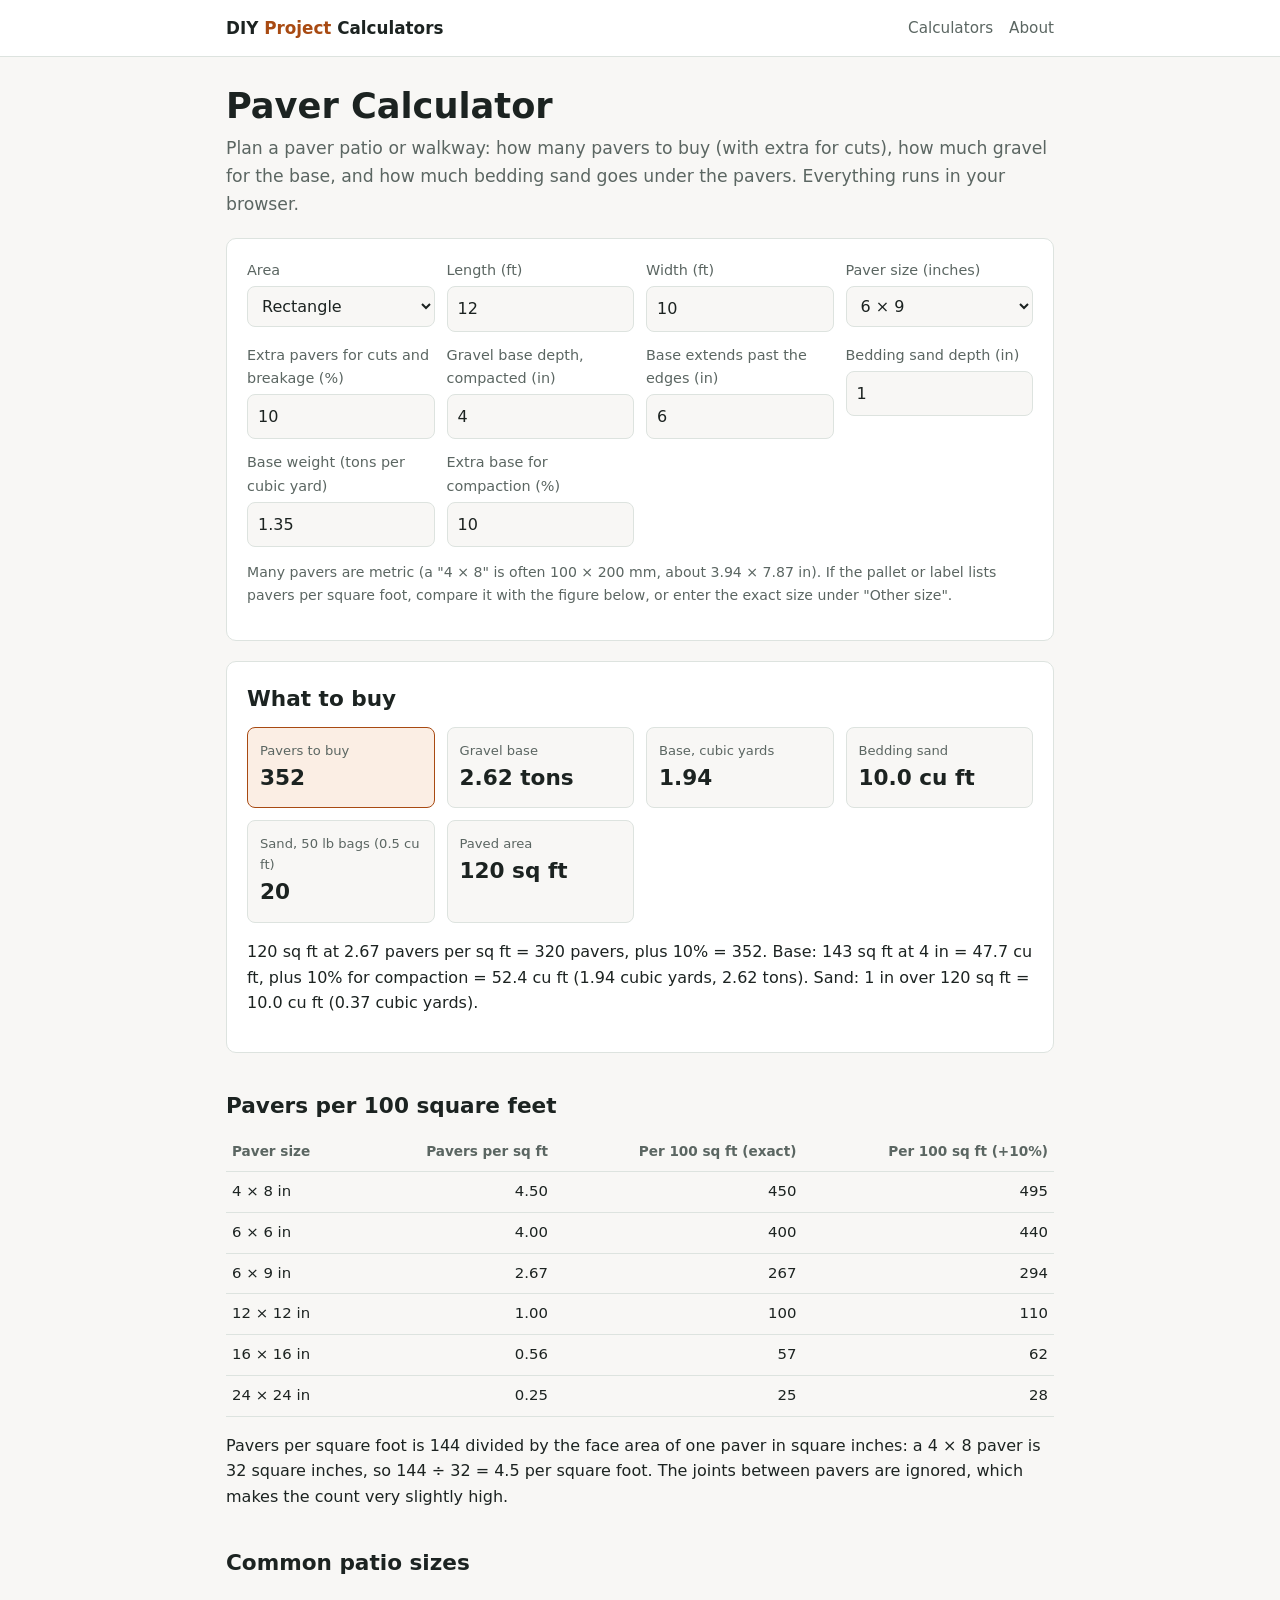
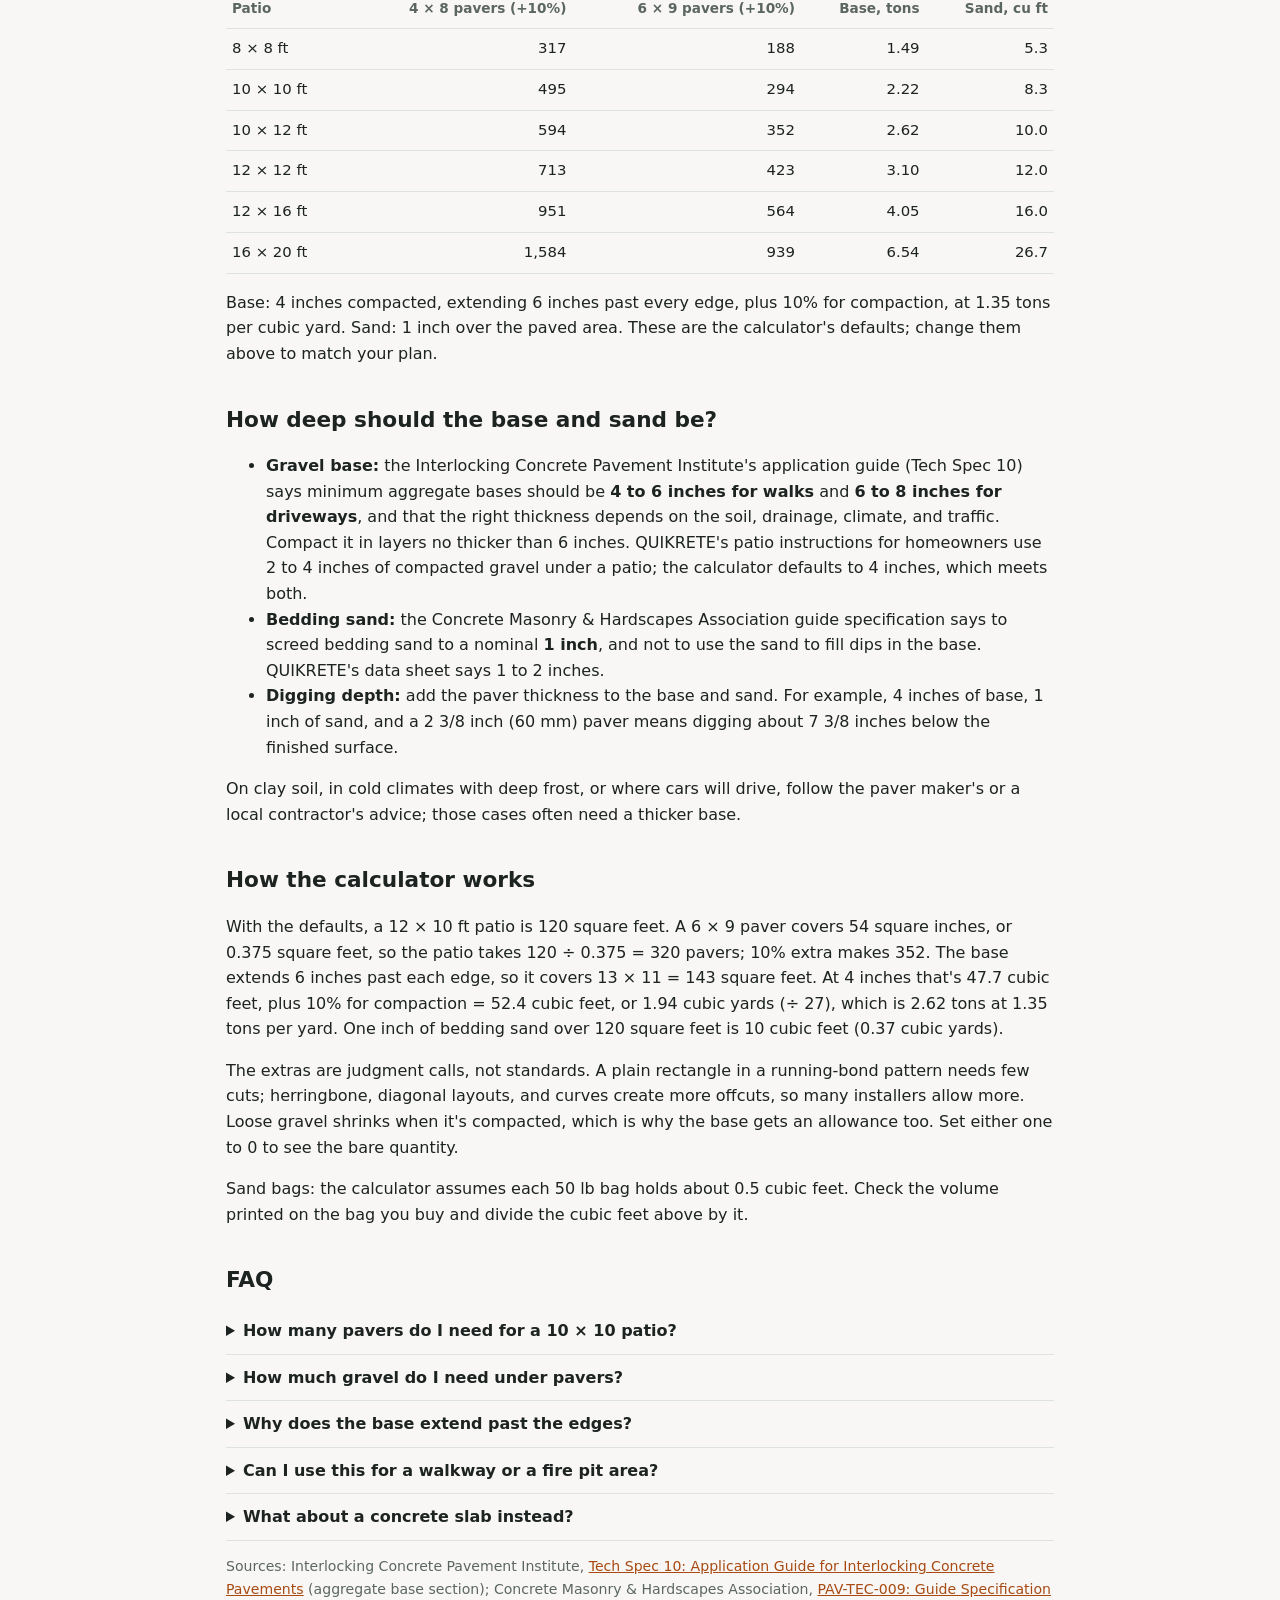
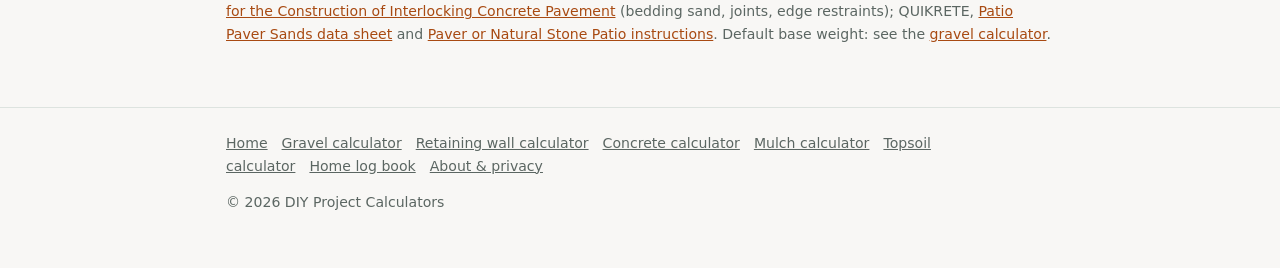
<file: paver-calculator/index.html>
<!doctype html>
<html lang="en">
<head>
<meta charset="utf-8">
<meta name="viewport" content="width=device-width, initial-scale=1">
<title>Paver Calculator: Pavers, Base Gravel, and Sand for a Patio</title>
<meta name="description" content="Free paver calculator for patios and walkways. Get the number of pavers with a cutting allowance, tons of gravel base, and bedding sand to buy.">
<link rel="canonical" href="https://simpletoolshop.com/diy-project-calculators/paver-calculator/">
<link rel="stylesheet" href="../assets/style.css">
<script type="application/ld+json">
{"@context":"https://schema.org","@type":"WebApplication","name":"Paver Calculator","applicationCategory":"UtilitiesApplication","operatingSystem":"Any","offers":{"@type":"Offer","price":"0","priceCurrency":"USD"}}
</script>
</head>
<body>
<header class="site"><div class="wrap">
  <a class="brand" href="../">DIY <span>Project</span> Calculators</a>
  <nav class="top"><a href="../#calculators">Calculators</a><a href="../about/">About</a></nav>
</div></header>
<main><div class="wrap">
  <h1>Paver Calculator</h1>
  <p class="lede">Plan a paver patio or walkway: how many pavers to buy (with extra for cuts), how much gravel for the base, and how much bedding sand goes under the pavers. Everything runs in your browser.</p>

  <section class="card">
    <div class="fields">
      <div><label for="shape">Area</label>
        <select id="shape">
          <option value="rect">Rectangle</option>
          <option value="area">I know the square feet</option>
        </select></div>
      <div class="s-rect"><label for="len">Length (ft)</label><input id="len" type="number" min="0" step="0.5" value="12" inputmode="decimal"></div>
      <div class="s-rect"><label for="wid">Width (ft)</label><input id="wid" type="number" min="0" step="0.5" value="10" inputmode="decimal"></div>
      <div class="s-area hidden"><label for="area">Area (sq ft)</label><input id="area" type="number" min="0" step="1" value="120" inputmode="decimal"></div>
      <div><label for="size">Paver size (inches)</label>
        <select id="size">
          <option value="8x4">4 &times; 8 (brick / holland)</option>
          <option value="6x6">6 &times; 6</option>
          <option value="9x6" selected>6 &times; 9</option>
          <option value="12x12">12 &times; 12</option>
          <option value="16x16">16 &times; 16</option>
          <option value="24x24">24 &times; 24</option>
          <option value="custom">Other size</option>
        </select></div>
      <div class="s-custom hidden"><label for="plen">Paver length (in)</label><input id="plen" type="number" min="0" step="0.25" value="8" inputmode="decimal"></div>
      <div class="s-custom hidden"><label for="pwid">Paver width (in)</label><input id="pwid" type="number" min="0" step="0.25" value="4" inputmode="decimal"></div>
      <div><label for="waste">Extra pavers for cuts and breakage (%)</label><input id="waste" type="number" min="0" max="50" step="1" value="10" inputmode="decimal"></div>
      <div><label for="base">Gravel base depth, compacted (in)</label><input id="base" type="number" min="0" max="24" step="0.5" value="4" inputmode="decimal"></div>
      <div class="s-rect"><label for="extend">Base extends past the edges (in)</label><input id="extend" type="number" min="0" max="24" step="1" value="6" inputmode="decimal"></div>
      <div><label for="sand">Bedding sand depth (in)</label><input id="sand" type="number" min="0" max="4" step="0.25" value="1" inputmode="decimal"></div>
      <div><label for="density">Base weight (tons per cubic yard)</label><input id="density" type="number" min="0" max="3" step="0.05" value="1.35" inputmode="decimal"></div>
      <div><label for="extra">Extra base for compaction (%)</label><input id="extra" type="number" min="0" max="50" step="1" value="10" inputmode="decimal"></div>
    </div>
    <p class="small muted">Many pavers are metric (a "4 &times; 8" is often 100 &times; 200 mm, about 3.94 &times; 7.87 in). If the pallet or label lists pavers per square foot, compare it with the figure below, or enter the exact size under "Other size".</p>
  </section>

  <section class="card" aria-live="polite">
    <h2 style="margin-top:0">What to buy</h2>
    <div class="stats" id="stats"></div>
    <p id="summary"></p>
  </section>

  <article>
    <h2>Pavers per 100 square feet</h2>
<div class="table-scroll"><table id="size-table">
<!--table:paver-sizes-->
<thead><tr><th>Paver size</th><th class="num">Pavers per sq ft</th><th class="num">Per 100 sq ft (exact)</th><th class="num">Per 100 sq ft (+10%)</th></tr></thead><tbody>
<tr><td>4 &times; 8 in</td><td class="num">4.50</td><td class="num">450</td><td class="num">495</td></tr>
<tr><td>6 &times; 6 in</td><td class="num">4.00</td><td class="num">400</td><td class="num">440</td></tr>
<tr><td>6 &times; 9 in</td><td class="num">2.67</td><td class="num">267</td><td class="num">294</td></tr>
<tr><td>12 &times; 12 in</td><td class="num">1.00</td><td class="num">100</td><td class="num">110</td></tr>
<tr><td>16 &times; 16 in</td><td class="num">0.56</td><td class="num">57</td><td class="num">62</td></tr>
<tr><td>24 &times; 24 in</td><td class="num">0.25</td><td class="num">25</td><td class="num">28</td></tr>
</tbody>
<!--/table-->
    </table></div>
    <p>Pavers per square foot is 144 divided by the face area of one paver in square inches: a 4 &times; 8 paver is 32 square inches, so 144 &divide; 32 = 4.5 per square foot. The joints between pavers are ignored, which makes the count very slightly high.</p>

    <h2>Common patio sizes</h2>
<div class="table-scroll"><table id="patio-table">
<!--table:paver-patios-->
<thead><tr><th>Patio</th><th class="num">4 &times; 8 pavers (+10%)</th><th class="num">6 &times; 9 pavers (+10%)</th><th class="num">Base, tons</th><th class="num">Sand, cu ft</th></tr></thead><tbody>
<tr><td>8 &times; 8 ft</td><td class="num">317</td><td class="num">188</td><td class="num">1.49</td><td class="num">5.3</td></tr>
<tr><td>10 &times; 10 ft</td><td class="num">495</td><td class="num">294</td><td class="num">2.22</td><td class="num">8.3</td></tr>
<tr><td>10 &times; 12 ft</td><td class="num">594</td><td class="num">352</td><td class="num">2.62</td><td class="num">10.0</td></tr>
<tr><td>12 &times; 12 ft</td><td class="num">713</td><td class="num">423</td><td class="num">3.10</td><td class="num">12.0</td></tr>
<tr><td>12 &times; 16 ft</td><td class="num">951</td><td class="num">564</td><td class="num">4.05</td><td class="num">16.0</td></tr>
<tr><td>16 &times; 20 ft</td><td class="num">1,584</td><td class="num">939</td><td class="num">6.54</td><td class="num">26.7</td></tr>
</tbody>
<!--/table-->
    </table></div>
    <p>Base: 4 inches compacted, extending 6 inches past every edge, plus 10% for compaction, at 1.35 tons per cubic yard. Sand: 1 inch over the paved area. These are the calculator's defaults; change them above to match your plan.</p>

    <h2>How deep should the base and sand be?</h2>
    <ul>
      <li><strong>Gravel base:</strong> the Interlocking Concrete Pavement Institute's application guide (Tech Spec 10) says minimum aggregate bases should be <strong>4 to 6 inches for walks</strong> and <strong>6 to 8 inches for driveways</strong>, and that the right thickness depends on the soil, drainage, climate, and traffic. Compact it in layers no thicker than 6 inches. QUIKRETE's patio instructions for homeowners use 2 to 4 inches of compacted gravel under a patio; the calculator defaults to 4 inches, which meets both.</li>
      <li><strong>Bedding sand:</strong> the Concrete Masonry &amp; Hardscapes Association guide specification says to screed bedding sand to a nominal <strong>1 inch</strong>, and not to use the sand to fill dips in the base. QUIKRETE's data sheet says 1 to 2 inches.</li>
      <li><strong>Digging depth:</strong> add the paver thickness to the base and sand. For example, 4 inches of base, 1 inch of sand, and a 2 3/8 inch (60 mm) paver means digging about 7 3/8 inches below the finished surface.</li>
    </ul>
    <p>On clay soil, in cold climates with deep frost, or where cars will drive, follow the paver maker's or a local contractor's advice; those cases often need a thicker base.</p>

    <h2>How the calculator works</h2>
    <p>With the defaults, a 12 &times; 10 ft patio is 120 square feet. A 6 &times; 9 paver covers 54 square inches, or 0.375 square feet, so the patio takes 120 &divide; 0.375 = 320 pavers; 10% extra makes 352. The base extends 6 inches past each edge, so it covers 13 &times; 11 = 143 square feet. At 4 inches that's 47.7 cubic feet, plus 10% for compaction = 52.4 cubic feet, or 1.94 cubic yards (&divide; 27), which is 2.62 tons at 1.35 tons per yard. One inch of bedding sand over 120 square feet is 10 cubic feet (0.37 cubic yards).</p>
    <p>The extras are judgment calls, not standards. A plain rectangle in a running-bond pattern needs few cuts; herringbone, diagonal layouts, and curves create more offcuts, so many installers allow more. Loose gravel shrinks when it's compacted, which is why the base gets an allowance too. Set either one to 0 to see the bare quantity.</p>
    <p>Sand bags: the calculator assumes each 50 lb bag holds about 0.5 cubic feet. Check the volume printed on the bag you buy and divide the cubic feet above by it.</p>

    <h2>FAQ</h2>
    <details><summary>How many pavers do I need for a 10 &times; 10 patio?</summary><p>100 square feet takes 450 pavers of 4 &times; 8 in, or about 267 of 6 &times; 9 in. With 10% extra for cuts, buy about 495 or 294.</p></details>
    <details><summary>How much gravel do I need under pavers?</summary><p>For a 10 &times; 10 ft patio with 4 inches of base extended 6 inches past the edges, about 1.64 cubic yards (2.22 tons at 1.35 tons per yard), including 10% for compaction. See the <a href="../gravel-calculator/">gravel calculator</a> for other areas and stone weights.</p></details>
    <details><summary>Why does the base extend past the edges?</summary><p>The edge restraint that holds the pavers in place sits on the base, so the base has to be wider than the pavers. The CMHA guide specification says that for edging staked with spikes, the distance from the outside edge of the base to the spikes should be at least the thickness of the base. Six inches is a common allowance; check your edging's instructions.</p></details>
    <details><summary>Can I use this for a walkway or a fire pit area?</summary><p>Yes, for any rectangle, or enter the square footage for other shapes. For a circle, area is &pi; &times; radius&sup2;. When you enter square feet directly, the base is calculated over the same area, so add a little for the edges.</p></details>
    <details><summary>What about a concrete slab instead?</summary><p>Use the <a href="../concrete-calculator/">concrete calculator</a> for bags or cubic yards of concrete.</p></details>
    <p class="small muted">Sources: Interlocking Concrete Pavement Institute, <a href="https://images.thdstatic.com/catalog/pdfImages/9b/9bd64158-3fcc-4d0e-a70c-132350410bbf.pdf">Tech Spec 10: Application Guide for Interlocking Concrete Pavements</a> (aggregate base section); Concrete Masonry &amp; Hardscapes Association, <a href="https://rochestercp.com/resources/cmha-tech-notes/PAV-TEC-009-13.pdf">PAV-TEC-009: Guide Specification for the Construction of Interlocking Concrete Pavement</a> (bedding sand, joints, edge restraints); QUIKRETE, <a href="https://www.quikrete.com/pdfs/data_sheet-patio%20paver%20sands%201150-49%20-59.pdf">Patio Paver Sands data sheet</a> and <a href="https://www.quikrete.com/athome/video-paver-or-natural-stone-patio.asp">Paver or Natural Stone Patio instructions</a>. Default base weight: see the <a href="../gravel-calculator/">gravel calculator</a>.</p>
  </article>
</div></main>
<footer class="site"><div class="wrap">
  <a href="../">Home</a><a href="../gravel-calculator/">Gravel calculator</a><a href="../retaining-wall-calculator/">Retaining wall calculator</a><a href="../concrete-calculator/">Concrete calculator</a><a href="../mulch-calculator/">Mulch calculator</a><a href="../topsoil-calculator/">Topsoil calculator</a><a href="https://www.amazon.com/dp/B0HS3CK9QW" data-goatcounter-click="kdp-home" rel="noopener">Home log book</a><a href="../about/">About &amp; privacy</a>
  <p>&copy; <span data-year></span> DIY Project Calculators</p>
</div></footer>
<script src="../assets/config.js"></script>
<script src="../assets/diy-engine.js"></script>
<script>
(function () {
  const $ = id => document.getElementById(id);
  const E = window.DiyEngine;
  const num = id => Math.max(0, parseFloat($(id).value) || 0);
  const fmt = (n, d = 2) => n.toLocaleString(undefined, { minimumFractionDigits: d, maximumFractionDigits: d });
  const stat = (k, v, win) => `<div class="stat${win ? ' win' : ''}"><div class="k">${k}</div><div class="v">${v}</div></div>`;

  function render() {
    const rect = $('shape').value === 'rect', custom = $('size').value === 'custom';
    document.querySelectorAll('.s-rect').forEach(el => el.classList.toggle('hidden', !rect));
    document.querySelectorAll('.s-area').forEach(el => el.classList.toggle('hidden', rect));
    document.querySelectorAll('.s-custom').forEach(el => el.classList.toggle('hidden', !custom));
    const [pl, pw] = custom ? [num('plen'), num('pwid')] : $('size').value.split('x').map(Number);
    const area = rect ? num('len') * num('wid') : num('area');
    const baseArea = rect ? E.baseArea(num('len'), num('wid'), num('extend')) : area;
    if (area <= 0 || pl <= 0 || pw <= 0) {
      $('stats').innerHTML = '';
      $('summary').textContent = 'Enter the patio size and the paver size to see what to buy.';
      return;
    }
    const r = E.pavers({ areaFt2: area, paverLenIn: pl, paverWidIn: pw, wastePct: num('waste'), baseAreaFt2: baseArea,
      baseIn: num('base'), sandIn: num('sand'), tonsPerYd3: num('density'), baseExtraPct: num('extra') });
    $('stats').innerHTML = stat('Pavers to buy', r.count.toLocaleString(), true) +
      stat('Gravel base', `${fmt(r.base.tons)} tons`) + stat('Base, cubic yards', fmt(r.base.yd3)) +
      stat('Bedding sand', `${fmt(r.sand.ft3, 1)} cu ft`) + stat('Sand, 50 lb bags (0.5 cu ft)', r.sand.bags.toLocaleString()) +
      stat('Paved area', `${fmt(area, 0)} sq ft`);
    $('summary').textContent = `${fmt(area, 0)} sq ft at ${fmt(r.perFt2)} pavers per sq ft = ${fmt(r.exact, 0)} pavers` +
      (num('waste') > 0 ? `, plus ${num('waste')}% = ${r.count.toLocaleString()}` : '') + '. ' +
      (r.base.ft3 > 0 ? `Base: ${fmt(baseArea, 0)} sq ft at ${num('base')} in = ${fmt(r.base.baseFt3, 1)} cu ft` +
        (num('extra') > 0 ? `, plus ${num('extra')}% for compaction = ${fmt(r.base.ft3, 1)} cu ft` : '') +
        ` (${fmt(r.base.yd3)} cubic yards, ${fmt(r.base.tons)} tons). ` : '') +
      (r.sand.ft3 > 0 ? `Sand: ${num('sand')} in over ${fmt(area, 0)} sq ft = ${fmt(r.sand.ft3, 1)} cu ft (${fmt(r.sand.yd3)} cubic yards).` : '');
  }
  document.querySelectorAll('input, select').forEach(el => el.addEventListener('input', render));
  render();
})();
</script>
</body>
</html>
</file>
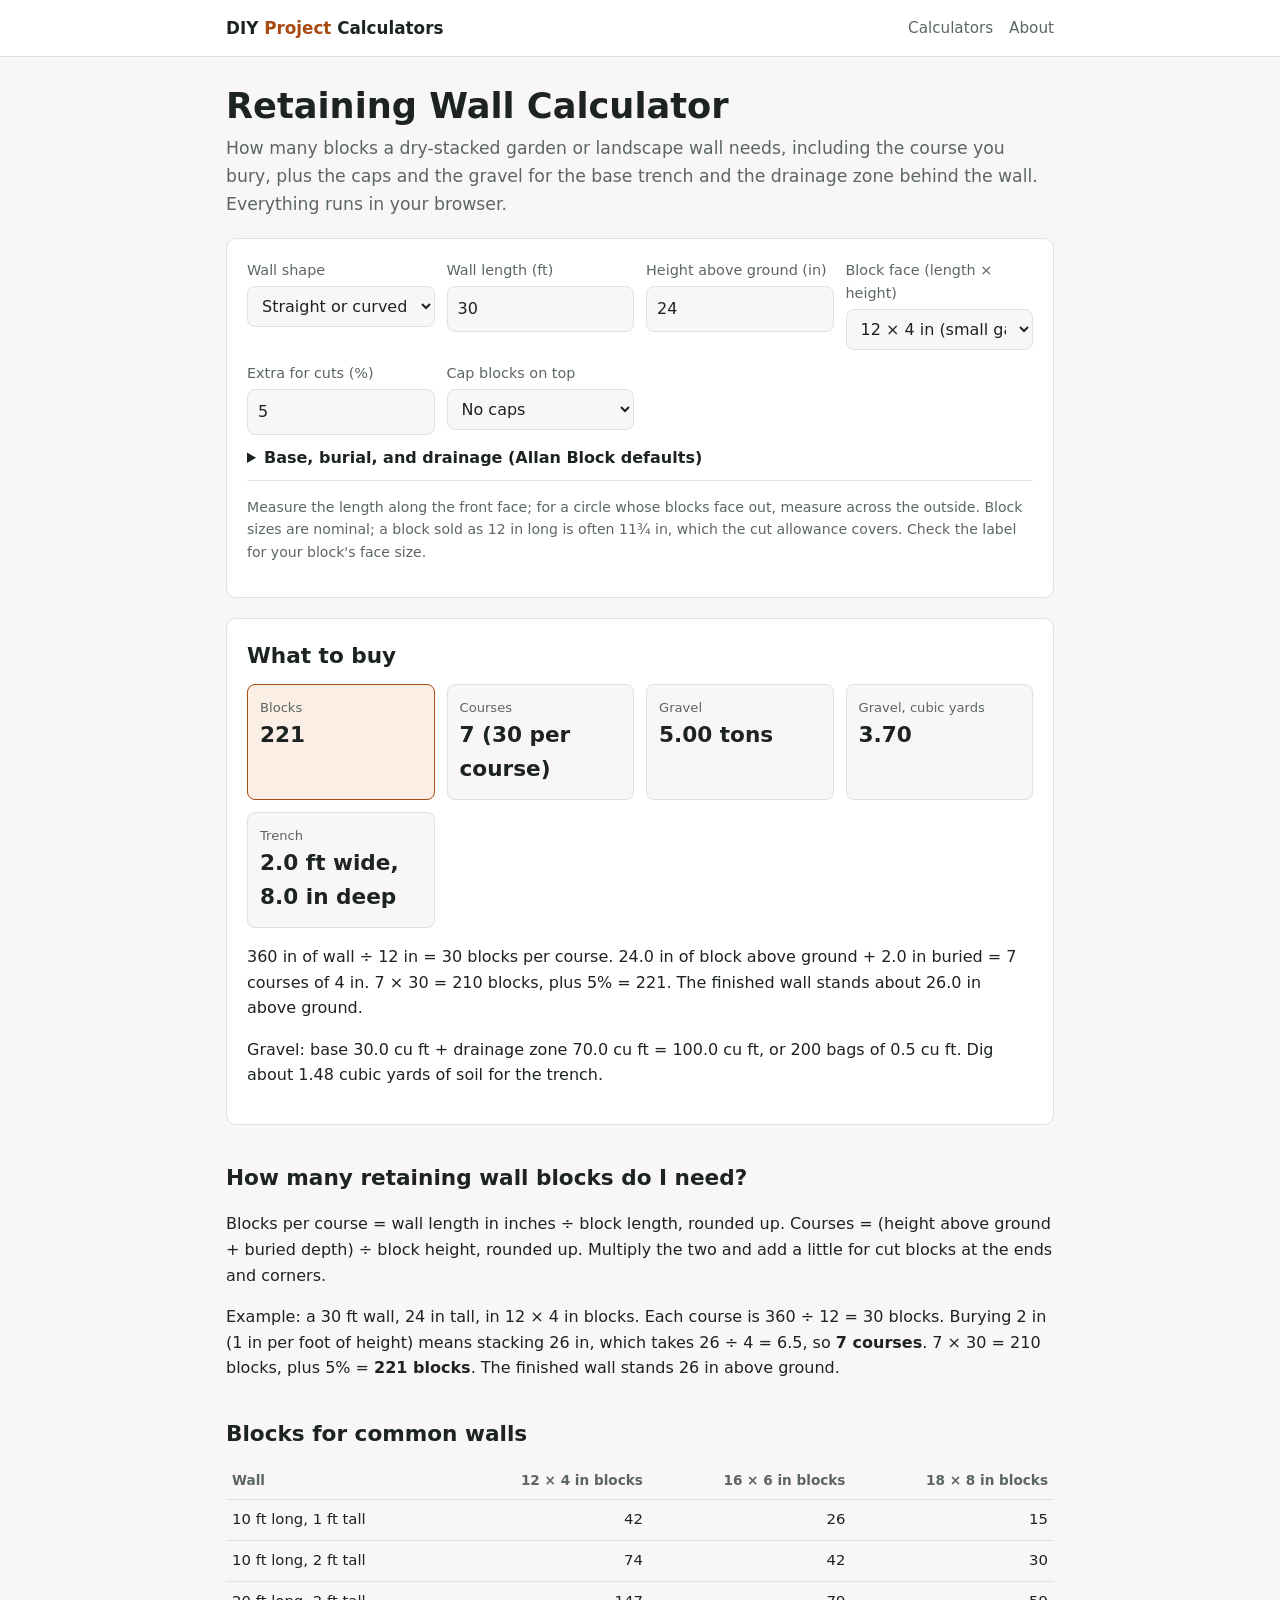
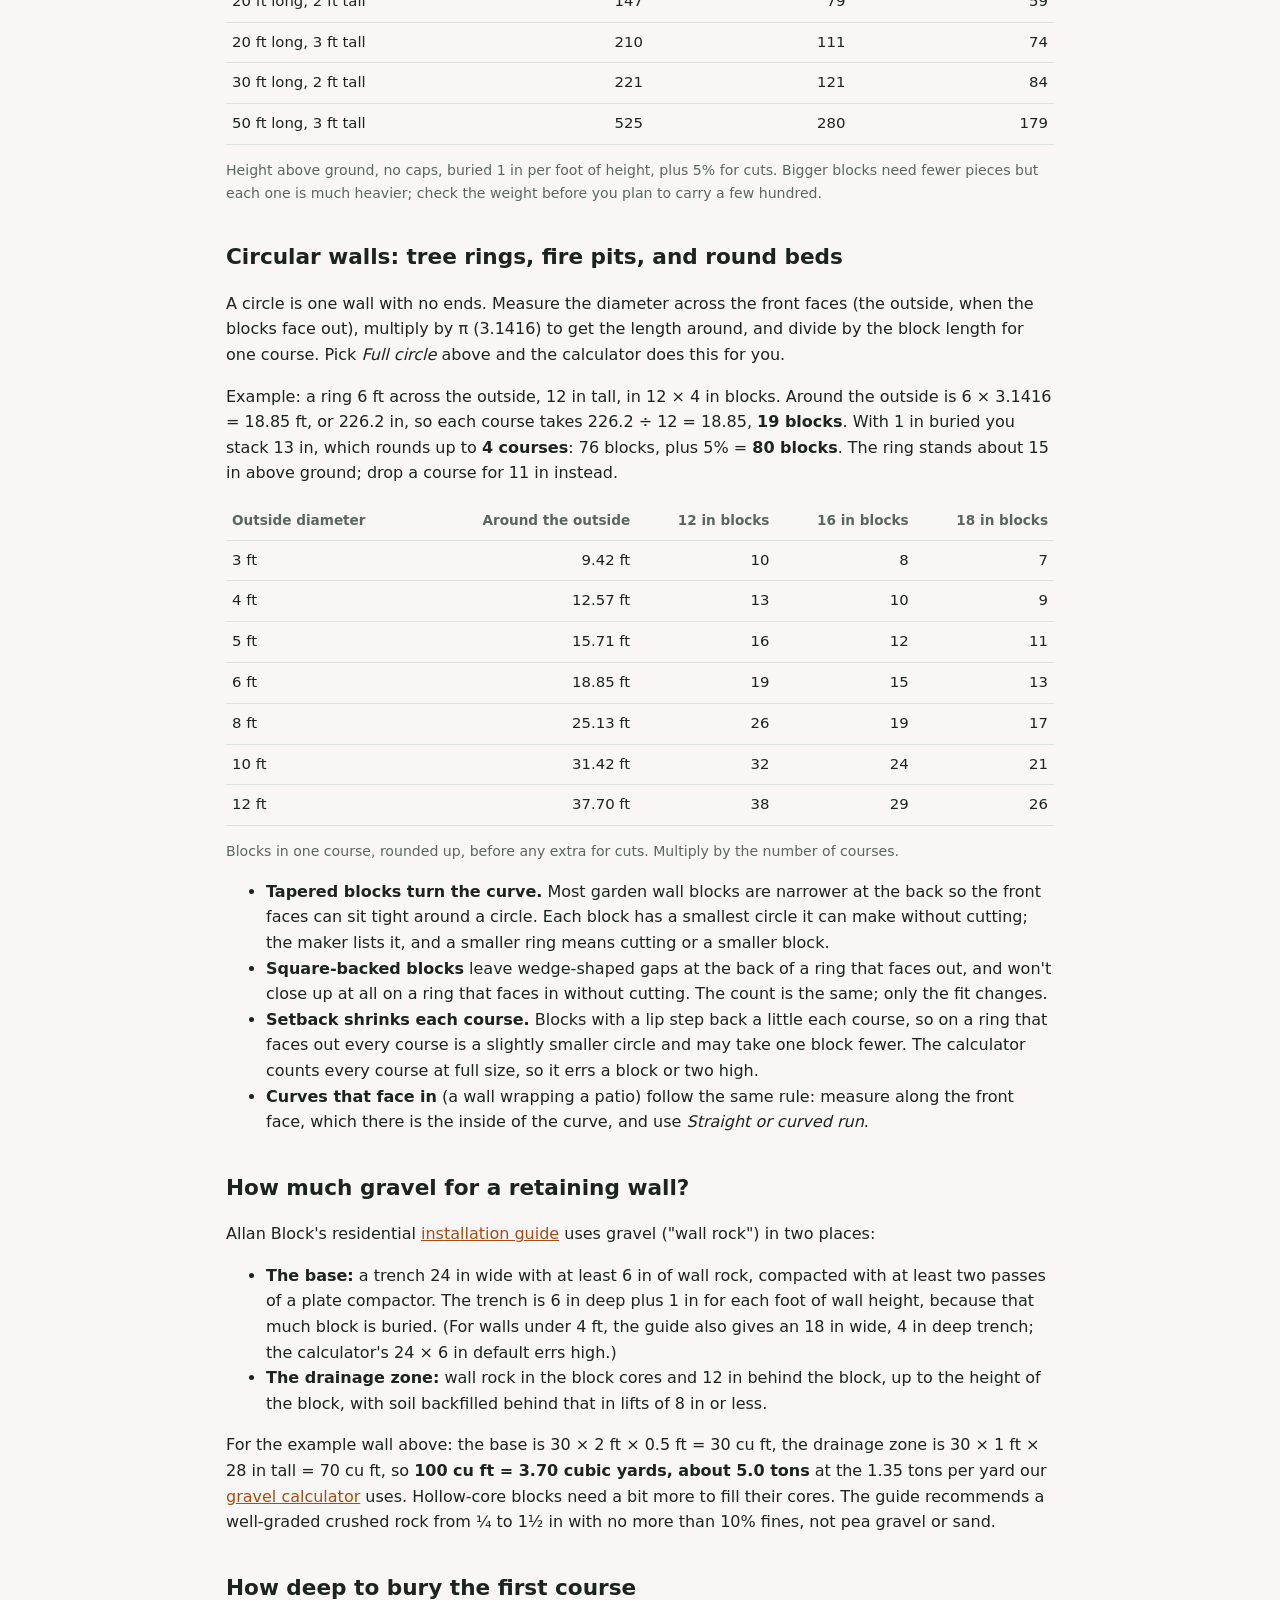
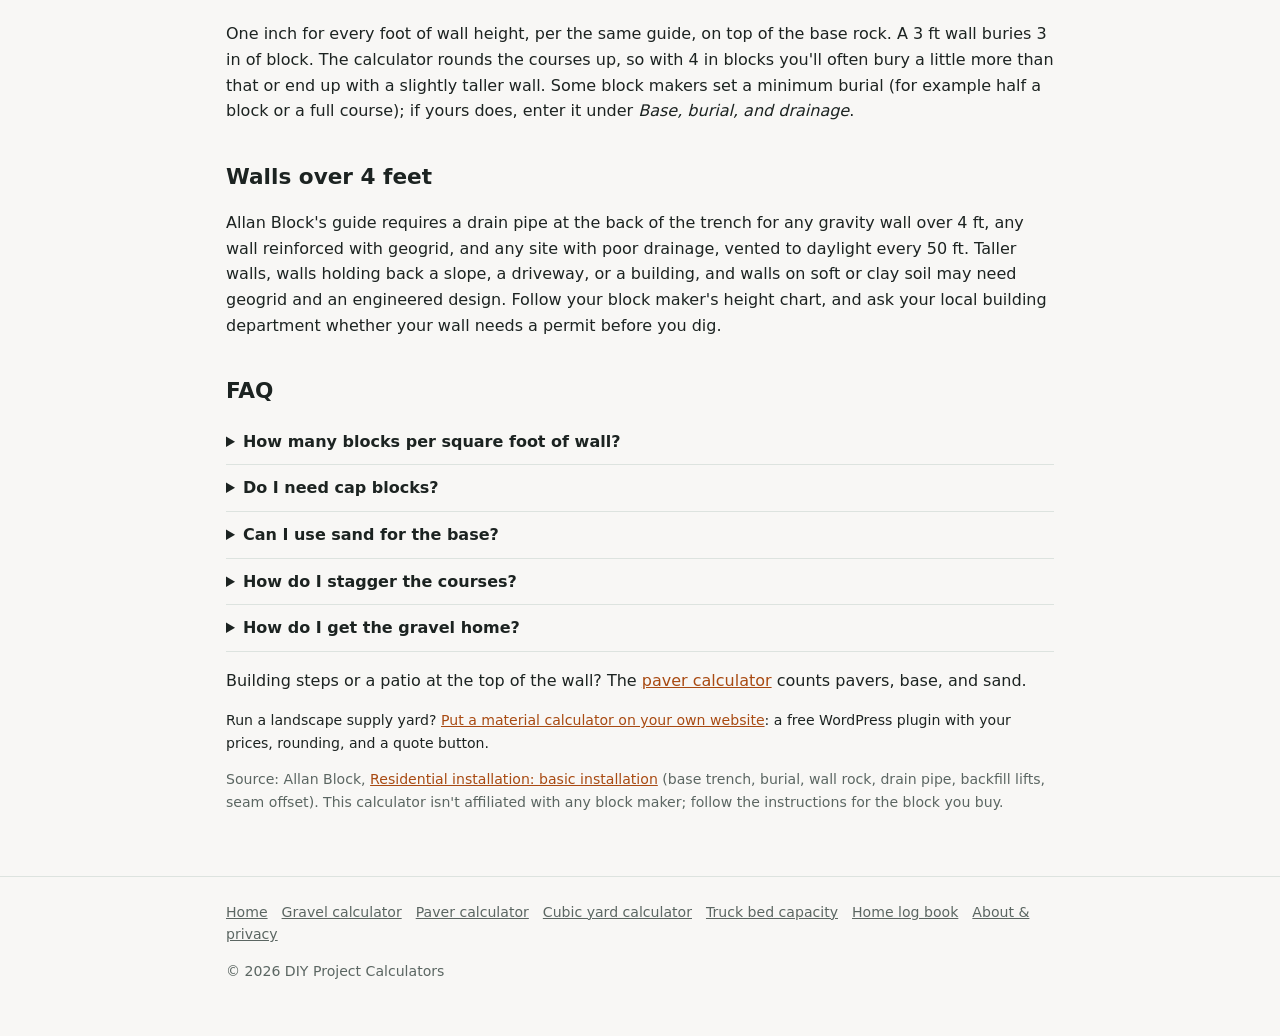
<file: retaining-wall-calculator/index.html>
<!doctype html>
<html lang="en">
<head>
<meta charset="utf-8">
<meta name="viewport" content="width=device-width, initial-scale=1">
<title>Retaining Wall Block Calculator: Straight or Circular Walls, Caps, Gravel</title>
<meta name="description" content="Free retaining wall block calculator for straight walls and circles (tree rings, fire pits): blocks per course, total blocks, caps, and tons of gravel.">
<link rel="canonical" href="https://simpletoolshop.com/diy-project-calculators/retaining-wall-calculator/">
<link rel="stylesheet" href="../assets/style.css">
<script type="application/ld+json">
{"@context":"https://schema.org","@type":"WebApplication","name":"Retaining Wall Calculator","applicationCategory":"UtilitiesApplication","operatingSystem":"Any","offers":{"@type":"Offer","price":"0","priceCurrency":"USD"}}
</script>
</head>
<body>
<header class="site"><div class="wrap">
  <a class="brand" href="../">DIY <span>Project</span> Calculators</a>
  <nav class="top"><a href="../#calculators">Calculators</a><a href="../about/">About</a></nav>
</div></header>
<main><div class="wrap">
  <h1>Retaining Wall Calculator</h1>
  <p class="lede">How many blocks a dry-stacked garden or landscape wall needs, including the course you bury, plus the caps and the gravel for the base trench and the drainage zone behind the wall. Everything runs in your browser.</p>

  <section class="card">
    <div class="fields">
      <div><label for="shape">Wall shape</label><select id="shape">
        <option value="line">Straight or curved run</option>
        <option value="circle">Full circle (tree ring, fire pit)</option>
      </select></div>
      <div class="s-line"><label for="len">Wall length (ft)</label><input id="len" type="number" min="0" step="1" value="30" inputmode="decimal"></div>
      <div class="s-circle hidden"><label for="dia">Outside diameter (ft)</label><input id="dia" type="number" min="0" step="0.5" value="6" inputmode="decimal"></div>
      <div><label for="height">Height above ground (in)</label><input id="height" type="number" min="0" step="1" value="24" inputmode="decimal"></div>
      <div><label for="size">Block face (length &times; height)</label><select id="size">
        <option value="12x4">12 &times; 4 in (small garden block)</option>
        <option value="16x6">16 &times; 6 in</option>
        <option value="18x8">18 &times; 8 in</option>
        <option value="custom">Other size</option>
      </select></div>
      <div class="s-custom hidden"><label for="blen">Block length (in)</label><input id="blen" type="number" min="0" step="0.25" value="12" inputmode="decimal"></div>
      <div class="s-custom hidden"><label for="bht">Block height (in)</label><input id="bht" type="number" min="0" step="0.25" value="4" inputmode="decimal"></div>
      <div><label for="waste">Extra for cuts (%)</label><input id="waste" type="number" min="0" step="1" value="5" inputmode="decimal"></div>
      <div><label for="caps">Cap blocks on top</label><select id="caps"><option value="no">No caps</option><option value="yes">Yes</option></select></div>
      <div class="s-caps hidden"><label for="clen">Cap length (in)</label><input id="clen" type="number" min="0" step="0.25" value="12" inputmode="decimal"></div>
      <div class="s-caps hidden"><label for="cht">Cap height (in)</label><input id="cht" type="number" min="0" step="0.25" value="3" inputmode="decimal"></div>
    </div>
    <details><summary>Base, burial, and drainage (Allan Block defaults)</summary>
      <div class="fields">
        <div><label for="bury">Buried depth (in)</label><input id="bury" type="number" min="0" step="0.5" value="" placeholder="1 in per ft of height" inputmode="decimal"></div>
        <div><label for="bwid">Base trench width (in)</label><input id="bwid" type="number" min="0" step="1" value="24" inputmode="decimal"></div>
        <div><label for="bdep">Base rock depth (in)</label><input id="bdep" type="number" min="0" step="1" value="6" inputmode="decimal"></div>
        <div><label for="drain">Wall rock behind the block (in)</label><input id="drain" type="number" min="0" step="1" value="12" inputmode="decimal"></div>
        <div><label for="density">Gravel weight (tons per cu yd)</label><input id="density" type="number" min="0" step="0.05" value="1.35" inputmode="decimal"></div>
      </div>
    </details>
    <p class="small muted">Measure the length along the front face; for a circle whose blocks face out, measure across the outside. Block sizes are nominal; a block sold as 12 in long is often 11&frac34; in, which the cut allowance covers. Check the label for your block's face size.</p>
  </section>

  <section class="card" aria-live="polite">
    <h2 style="margin-top:0">What to buy</h2>
    <div class="stats" id="stats"></div>
    <p id="summary"></p>
    <p id="gravel-summary"></p>
    <div id="warning" class="note hidden"></div>
  </section>

  <article>
    <h2 id="how-many-blocks">How many retaining wall blocks do I need?</h2>
    <p>Blocks per course = wall length in inches &divide; block length, rounded up. Courses = (height above ground + buried depth) &divide; block height, rounded up. Multiply the two and add a little for cut blocks at the ends and corners.</p>
    <p>Example: a 30 ft wall, 24 in tall, in 12 &times; 4 in blocks. Each course is 360 &divide; 12 = 30 blocks. Burying 2 in (1 in per foot of height) means stacking 26 in, which takes 26 &divide; 4 = 6.5, so <strong>7 courses</strong>. 7 &times; 30 = 210 blocks, plus 5% = <strong>221 blocks</strong>. The finished wall stands 26 in above ground.</p>

    <h2>Blocks for common walls</h2>
    <div class="table-scroll"><table id="walls-table">
<!--table:retaining-wall-blocks-->
<thead><tr><th>Wall</th><th class="num">12 &times; 4 in blocks</th><th class="num">16 &times; 6 in blocks</th><th class="num">18 &times; 8 in blocks</th></tr></thead><tbody>
<tr><td>10 ft long, 1 ft tall</td><td class="num">42</td><td class="num">26</td><td class="num">15</td></tr>
<tr><td>10 ft long, 2 ft tall</td><td class="num">74</td><td class="num">42</td><td class="num">30</td></tr>
<tr><td>20 ft long, 2 ft tall</td><td class="num">147</td><td class="num">79</td><td class="num">59</td></tr>
<tr><td>20 ft long, 3 ft tall</td><td class="num">210</td><td class="num">111</td><td class="num">74</td></tr>
<tr><td>30 ft long, 2 ft tall</td><td class="num">221</td><td class="num">121</td><td class="num">84</td></tr>
<tr><td>50 ft long, 3 ft tall</td><td class="num">525</td><td class="num">280</td><td class="num">179</td></tr>
</tbody>
<!--/table-->
    </table></div>
    <p class="small muted">Height above ground, no caps, buried 1 in per foot of height, plus 5% for cuts. Bigger blocks need fewer pieces but each one is much heavier; check the weight before you plan to carry a few hundred.</p>

    <h2 id="circle">Circular walls: tree rings, fire pits, and round beds</h2>
    <p>A circle is one wall with no ends. Measure the diameter across the front faces (the outside, when the blocks face out), multiply by &pi; (3.1416) to get the length around, and divide by the block length for one course. Pick <em>Full circle</em> above and the calculator does this for you.</p>
    <p>Example: a ring 6 ft across the outside, 12 in tall, in 12 &times; 4 in blocks. Around the outside is 6 &times; 3.1416 = 18.85 ft, or 226.2 in, so each course takes 226.2 &divide; 12 = 18.85, <strong>19 blocks</strong>. With 1 in buried you stack 13 in, which rounds up to <strong>4 courses</strong>: 76 blocks, plus 5% = <strong>80 blocks</strong>. The ring stands about 15 in above ground; drop a course for 11 in instead.</p>
    <div class="table-scroll"><table id="circles-table">
<!--table:retaining-wall-circles-->
<thead><tr><th>Outside diameter</th><th class="num">Around the outside</th><th class="num">12 in blocks</th><th class="num">16 in blocks</th><th class="num">18 in blocks</th></tr></thead><tbody>
<tr><td>3 ft</td><td class="num">9.42 ft</td><td class="num">10</td><td class="num">8</td><td class="num">7</td></tr>
<tr><td>4 ft</td><td class="num">12.57 ft</td><td class="num">13</td><td class="num">10</td><td class="num">9</td></tr>
<tr><td>5 ft</td><td class="num">15.71 ft</td><td class="num">16</td><td class="num">12</td><td class="num">11</td></tr>
<tr><td>6 ft</td><td class="num">18.85 ft</td><td class="num">19</td><td class="num">15</td><td class="num">13</td></tr>
<tr><td>8 ft</td><td class="num">25.13 ft</td><td class="num">26</td><td class="num">19</td><td class="num">17</td></tr>
<tr><td>10 ft</td><td class="num">31.42 ft</td><td class="num">32</td><td class="num">24</td><td class="num">21</td></tr>
<tr><td>12 ft</td><td class="num">37.70 ft</td><td class="num">38</td><td class="num">29</td><td class="num">26</td></tr>
</tbody>
<!--/table-->
    </table></div>
    <p class="small muted">Blocks in one course, rounded up, before any extra for cuts. Multiply by the number of courses.</p>
    <ul>
      <li><strong>Tapered blocks turn the curve.</strong> Most garden wall blocks are narrower at the back so the front faces can sit tight around a circle. Each block has a smallest circle it can make without cutting; the maker lists it, and a smaller ring means cutting or a smaller block.</li>
      <li><strong>Square-backed blocks</strong> leave wedge-shaped gaps at the back of a ring that faces out, and won't close up at all on a ring that faces in without cutting. The count is the same; only the fit changes.</li>
      <li><strong>Setback shrinks each course.</strong> Blocks with a lip step back a little each course, so on a ring that faces out every course is a slightly smaller circle and may take one block fewer. The calculator counts every course at full size, so it errs a block or two high.</li>
      <li><strong>Curves that face in</strong> (a wall wrapping a patio) follow the same rule: measure along the front face, which there is the inside of the curve, and use <em>Straight or curved run</em>.</li>
    </ul>

    <h2 id="gravel">How much gravel for a retaining wall?</h2>
    <p>Allan Block's residential <a href="https://allanblock.com/installation/residential-installation/basic-installation">installation guide</a> uses gravel ("wall rock") in two places:</p>
    <ul>
      <li><strong>The base:</strong> a trench 24 in wide with at least 6 in of wall rock, compacted with at least two passes of a plate compactor. The trench is 6 in deep plus 1 in for each foot of wall height, because that much block is buried. (For walls under 4 ft, the guide also gives an 18 in wide, 4 in deep trench; the calculator's 24 &times; 6 in default errs high.)</li>
      <li><strong>The drainage zone:</strong> wall rock in the block cores and 12 in behind the block, up to the height of the block, with soil backfilled behind that in lifts of 8 in or less.</li>
    </ul>
    <p>For the example wall above: the base is 30 &times; 2 ft &times; 0.5 ft = 30 cu ft, the drainage zone is 30 &times; 1 ft &times; 28 in tall = 70 cu ft, so <strong>100 cu ft = 3.70 cubic yards, about 5.0 tons</strong> at the 1.35 tons per yard our <a href="../gravel-calculator/">gravel calculator</a> uses. Hollow-core blocks need a bit more to fill their cores. The guide recommends a well-graded crushed rock from &frac14; to 1&frac12; in with no more than 10% fines, not pea gravel or sand.</p>

    <h2>How deep to bury the first course</h2>
    <p>One inch for every foot of wall height, per the same guide, on top of the base rock. A 3 ft wall buries 3 in of block. The calculator rounds the courses up, so with 4 in blocks you'll often bury a little more than that or end up with a slightly taller wall. Some block makers set a minimum burial (for example half a block or a full course); if yours does, enter it under <em>Base, burial, and drainage</em>.</p>

    <h2>Walls over 4 feet</h2>
    <p>Allan Block's guide requires a drain pipe at the back of the trench for any gravity wall over 4 ft, any wall reinforced with geogrid, and any site with poor drainage, vented to daylight every 50 ft. Taller walls, walls holding back a slope, a driveway, or a building, and walls on soft or clay soil may need geogrid and an engineered design. Follow your block maker's height chart, and ask your local building department whether your wall needs a permit before you dig.</p>

    <h2>FAQ</h2>
    <details><summary>How many blocks per square foot of wall?</summary><p>144 &divide; (block length &times; height in inches): 3 for a 12 &times; 4 in face, 1.5 for 16 &times; 6 in, 1 for 18 &times; 8 in. Count the buried course too; it's part of the wall, just below grade.</p></details>
    <details><summary>Do I need cap blocks?</summary><p>They aren't structural on a short garden wall, but they finish the top and hide the block cores. Caps are sold by the piece and usually run their own length; pick <em>Yes</em> above and enter the cap's length and height, and the calculator counts them and stacks one fewer inch of block for every inch of cap.</p></details>
    <details><summary>Can I use sand for the base?</summary><p>Not for the base itself. The guide calls for compacted wall rock and allows up to &frac12; in of coarse sand under the base course only to level individual blocks.</p></details>
    <details><summary>How do I stagger the courses?</summary><p>Offset the vertical seams by at least a quarter of the block length from the course below. That doesn't change the count much; the cut allowance covers the half blocks at the ends.</p></details>
    <details><summary>How do I get the gravel home?</summary><p>5 tons is several pickup loads at best. The <a href="../truck-bed-capacity-calculator/">truck bed capacity calculator</a> shows how much your truck can legally carry; for more than a yard or two, delivery is usually simpler. The <a href="../cubic-yard-calculator/">cubic yard calculator</a> handles odd-shaped areas.</p></details>
    <p>Building steps or a patio at the top of the wall? The <a href="../paver-calculator/">paver calculator</a> counts pavers, base, and sand.</p>
    <p class="small">Run a landscape supply yard? <a href="https://simpletoolshop.com/landscape-material-calculator/?utm_source=diy">Put a material calculator on your own website</a>: a free WordPress plugin with your prices, rounding, and a quote button.</p>
    <p class="small muted">Source: Allan Block, <a href="https://allanblock.com/installation/residential-installation/basic-installation">Residential installation: basic installation</a> (base trench, burial, wall rock, drain pipe, backfill lifts, seam offset). This calculator isn't affiliated with any block maker; follow the instructions for the block you buy.</p>
  </article>
</div></main>
<footer class="site"><div class="wrap">
  <a href="../">Home</a><a href="../gravel-calculator/">Gravel calculator</a><a href="../paver-calculator/">Paver calculator</a><a href="../cubic-yard-calculator/">Cubic yard calculator</a><a href="../truck-bed-capacity-calculator/">Truck bed capacity</a><a href="https://www.amazon.com/dp/B0HS3CK9QW" data-goatcounter-click="kdp-home" rel="noopener">Home log book</a><a href="../about/">About &amp; privacy</a>
  <p>&copy; <span data-year></span> DIY Project Calculators</p>
</div></footer>
<script src="../assets/config.js"></script>
<script src="../assets/diy-engine.js"></script>
<script>
(function () {
  const $ = id => document.getElementById(id);
  const E = window.DiyEngine;
  const fmt = (n, d = 2) => n.toLocaleString(undefined, { minimumFractionDigits: d, maximumFractionDigits: d });
  const int = n => n.toLocaleString(undefined);
  const stat = (k, v, win) => `<div class="stat${win ? ' win' : ''}"><div class="k">${k}</div><div class="v">${v}</div></div>`;
  const num = id => Math.max(0, parseFloat($(id).value) || 0);

  function render() {
    const size = $('size').value, caps = $('caps').value === 'yes', circle = $('shape').value === 'circle';
    document.querySelectorAll('.s-line').forEach(el => el.classList.toggle('hidden', circle));
    document.querySelectorAll('.s-circle').forEach(el => el.classList.toggle('hidden', !circle));
    document.querySelectorAll('.s-custom').forEach(el => el.classList.toggle('hidden', size !== 'custom'));
    document.querySelectorAll('.s-caps').forEach(el => el.classList.toggle('hidden', !caps));
    const [bl, bh] = size === 'custom' ? [num('blen'), num('bht')] : size.split('x').map(Number);
    const opts = {
      lengthFt: circle ? E.ringWallFt(num('dia')) : num('len'), heightIn: num('height'), blockLenIn: bl, blockHtIn: bh, wastePct: num('waste'),
      capLenIn: caps ? num('clen') : 0, capHtIn: caps ? num('cht') : 0,
      baseWidthIn: num('bwid'), baseDepthIn: num('bdep'), drainIn: num('drain'), tonsPerYd3: num('density'),
    };
    if ($('bury').value.trim() !== '') opts.buryIn = num('bury');
    const r = E.retainingWall(opts);
    const warn = $('warning');
    if (!r.courses || !r.perCourse) {
      $('stats').innerHTML = ''; $('gravel-summary').textContent = ''; warn.classList.add('hidden');
      $('summary').textContent = `Enter the wall ${circle ? 'diameter' : 'length'}, its height, and the block size to see what to buy.`;
      return;
    }
    const bury = opts.buryIn === undefined ? opts.heightIn / 12 : opts.buryIn;
    $('stats').innerHTML = stat('Blocks', int(r.blocks), true) + (caps ? stat('Caps', int(r.caps)) : '') +
      stat('Courses', `${r.courses} (${r.perCourse} per course)`) +
      stat('Gravel', `${fmt(r.gravel.tons)} tons`) + stat('Gravel, cubic yards', fmt(r.gravel.yd3)) +
      stat('Trench', `${fmt(opts.baseWidthIn / 12, 1)} ft wide, ${fmt(r.trenchDepthIn, 1)} in deep`);
    $('summary').textContent = (circle ? `A circle ${fmt(num('dia'), 1)} ft across is ${fmt(opts.lengthFt)} ft around (× 3.1416). ` : '') +
      `${int(Math.round(opts.lengthFt * 12))} in of wall ÷ ${bl} in = ${r.perCourse} blocks per course. ` +
      `${fmt(Math.max(0, opts.heightIn - (caps ? opts.capHtIn : 0)), 1)} in of block above ground + ${fmt(bury, 1)} in buried = ` +
      `${r.courses} courses of ${bh} in. ${r.courses} × ${r.perCourse} = ${int(r.exactBlocks)} blocks, plus ${opts.wastePct}% = ${int(r.blocks)}. ` +
      `The finished wall stands about ${fmt(r.exposedIn, 1)} in above ground.`;
    $('gravel-summary').textContent = `Gravel: base ${fmt(r.baseFt3, 1)} cu ft + drainage zone ${fmt(r.drainFt3, 1)} cu ft = ` +
      `${fmt(r.gravel.ft3, 1)} cu ft, or ${int(r.gravel.bags)} bags of 0.5 cu ft. Dig about ${fmt(r.digFt3 / 27)} cubic yards of soil for the trench.` +
      (circle ? ' On a ring the trench and drainage rock follow the same outside line, so these run a little high.' : '');
    warn.textContent = r.drainPipe
      ? `Over 4 ft: Allan Block's guide requires a drain pipe (about ${int(Math.ceil(opts.lengthFt))} ft, vented every 50 ft). Check your block maker's height chart for geogrid, and ask your building department about a permit and an engineered design.`
      : '';
    warn.classList.toggle('hidden', !r.drainPipe);
  }
  document.querySelectorAll('input, select').forEach(el => el.addEventListener('input', render));
  render();
})();
</script>
</body>
</html>
</file>
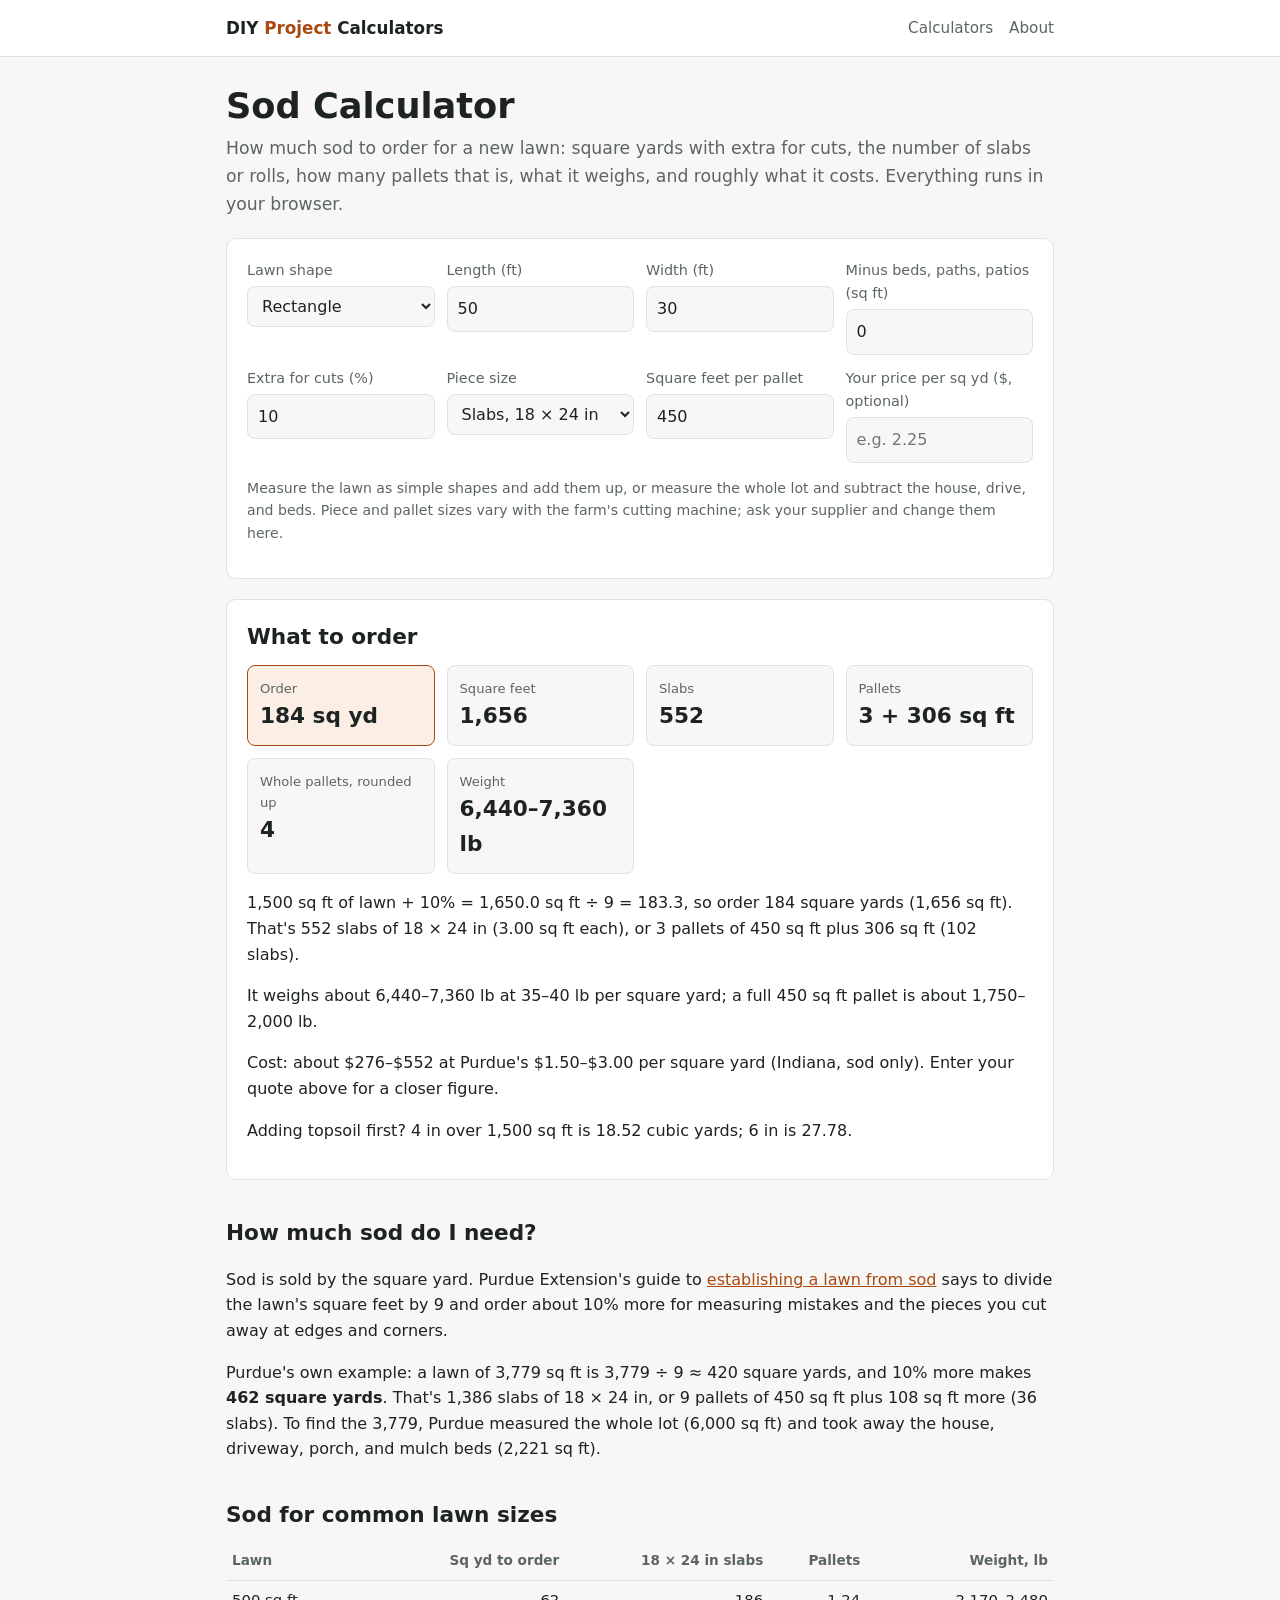
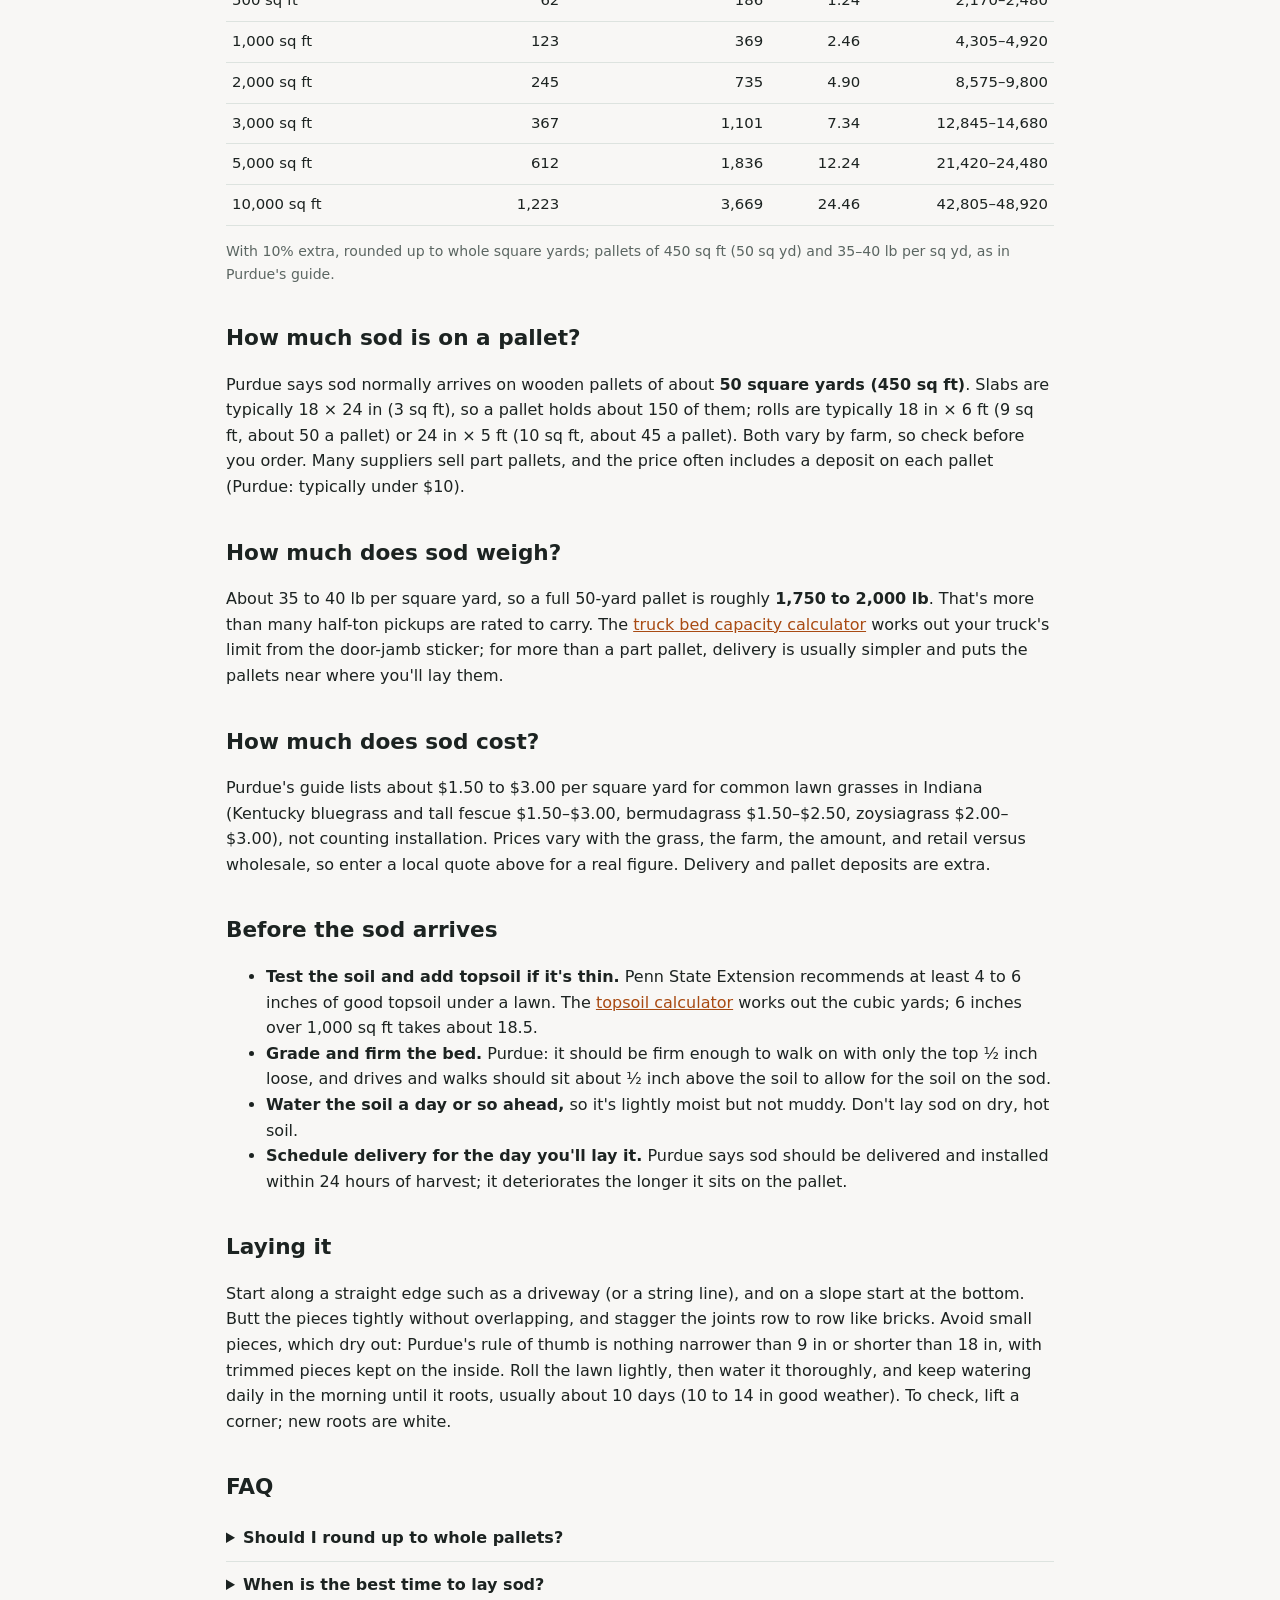
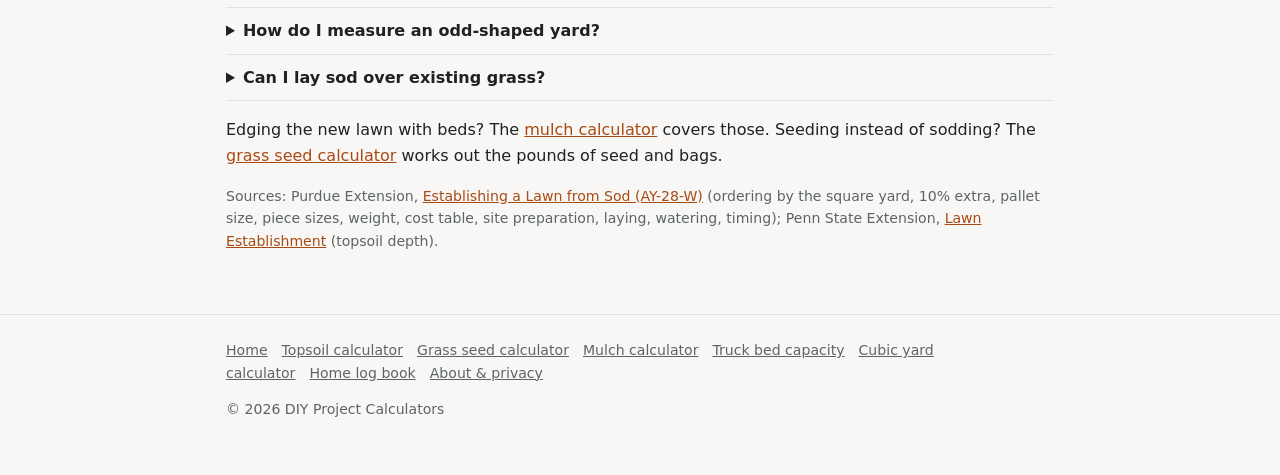
<file: sod-calculator/index.html>
<!doctype html>
<html lang="en">
<head>
<meta charset="utf-8">
<meta name="viewport" content="width=device-width, initial-scale=1">
<title>Sod Calculator: Square Yards, Pallets, Pieces, and Cost</title>
<meta name="description" content="Free sod calculator: square yards to order with 10% extra, slabs or rolls, pallets, weight, and cost, using Purdue Extension's ordering rules.">
<link rel="canonical" href="https://simpletoolshop.com/diy-project-calculators/sod-calculator/">
<link rel="stylesheet" href="../assets/style.css">
<script type="application/ld+json">
{"@context":"https://schema.org","@type":"WebApplication","name":"Sod Calculator","applicationCategory":"UtilitiesApplication","operatingSystem":"Any","offers":{"@type":"Offer","price":"0","priceCurrency":"USD"}}
</script>
</head>
<body>
<header class="site"><div class="wrap">
  <a class="brand" href="../">DIY <span>Project</span> Calculators</a>
  <nav class="top"><a href="../#calculators">Calculators</a><a href="../about/">About</a></nav>
</div></header>
<main><div class="wrap">
  <h1>Sod Calculator</h1>
  <p class="lede">How much sod to order for a new lawn: square yards with extra for cuts, the number of slabs or rolls, how many pallets that is, what it weighs, and roughly what it costs. Everything runs in your browser.</p>

  <section class="card">
    <div class="fields">
      <div><label for="shape">Lawn shape</label>
        <select id="shape">
          <option value="rect">Rectangle</option>
          <option value="circle">Circle</option>
          <option value="area">I know the square feet</option>
        </select></div>
      <div class="s-rect"><label for="len">Length (ft)</label><input id="len" type="number" min="0" step="0.5" value="50" inputmode="decimal"></div>
      <div class="s-rect"><label for="wid">Width (ft)</label><input id="wid" type="number" min="0" step="0.5" value="30" inputmode="decimal"></div>
      <div class="s-circle hidden"><label for="diam">Diameter (ft)</label><input id="diam" type="number" min="0" step="0.5" value="20" inputmode="decimal"></div>
      <div class="s-area hidden"><label for="area">Lawn area (sq ft)</label><input id="area" type="number" min="0" step="1" value="1000" inputmode="decimal"></div>
      <div><label for="minus">Minus beds, paths, patios (sq ft)</label><input id="minus" type="number" min="0" step="1" value="0" inputmode="decimal"></div>
      <div><label for="extra">Extra for cuts (%)</label><input id="extra" type="number" min="0" max="50" step="1" value="10" inputmode="decimal"></div>
      <div><label for="piece">Piece size</label><select id="piece">
        <option value="18x24">Slabs, 18 &times; 24 in</option>
        <option value="18x72">Rolls, 18 in &times; 6 ft</option>
        <option value="24x60">Rolls, 24 in &times; 5 ft</option>
        <option value="custom">Other size</option>
      </select></div>
      <div class="s-custom hidden"><label for="pw">Piece width (in)</label><input id="pw" type="number" min="0" step="1" value="16" inputmode="decimal"></div>
      <div class="s-custom hidden"><label for="pl">Piece length (in)</label><input id="pl" type="number" min="0" step="1" value="24" inputmode="decimal"></div>
      <div><label for="pallet">Square feet per pallet</label><input id="pallet" type="number" min="0" step="10" value="450" inputmode="decimal"></div>
      <div><label for="price">Your price per sq yd ($, optional)</label><input id="price" type="number" min="0" step="0.05" value="" placeholder="e.g. 2.25" inputmode="decimal"></div>
    </div>
    <p class="small muted">Measure the lawn as simple shapes and add them up, or measure the whole lot and subtract the house, drive, and beds. Piece and pallet sizes vary with the farm's cutting machine; ask your supplier and change them here.</p>
  </section>

  <section class="card" aria-live="polite">
    <h2 style="margin-top:0">What to order</h2>
    <div class="stats" id="stats"></div>
    <p id="summary"></p>
    <p id="weight"></p>
    <p id="cost"></p>
    <p id="soil"></p>
  </section>

  <article>
    <h2 id="how-much-sod">How much sod do I need?</h2>
    <p>Sod is sold by the square yard. Purdue Extension's guide to <a href="https://www.extension.purdue.edu/extmedia/ay/ay-28-w.pdf">establishing a lawn from sod</a> says to divide the lawn's square feet by 9 and order about 10% more for measuring mistakes and the pieces you cut away at edges and corners.</p>
    <p>Purdue's own example: a lawn of 3,779 sq ft is 3,779 &divide; 9 &asymp; 420 square yards, and 10% more makes <strong>462 square yards</strong>. That's 1,386 slabs of 18 &times; 24 in, or 9 pallets of 450 sq ft plus 108 sq ft more (36 slabs). To find the 3,779, Purdue measured the whole lot (6,000 sq ft) and took away the house, driveway, porch, and mulch beds (2,221 sq ft).</p>

    <h2>Sod for common lawn sizes</h2>
    <div class="table-scroll"><table id="sod-table">
<!--table:sod-lawn-sizes-->
<thead><tr><th>Lawn</th><th class="num">Sq yd to order</th><th class="num">18 &times; 24 in slabs</th><th class="num">Pallets</th><th class="num">Weight, lb</th></tr></thead><tbody>
<tr><td>500 sq ft</td><td class="num">62</td><td class="num">186</td><td class="num">1.24</td><td class="num">2,170&ndash;2,480</td></tr>
<tr><td>1,000 sq ft</td><td class="num">123</td><td class="num">369</td><td class="num">2.46</td><td class="num">4,305&ndash;4,920</td></tr>
<tr><td>2,000 sq ft</td><td class="num">245</td><td class="num">735</td><td class="num">4.90</td><td class="num">8,575&ndash;9,800</td></tr>
<tr><td>3,000 sq ft</td><td class="num">367</td><td class="num">1,101</td><td class="num">7.34</td><td class="num">12,845&ndash;14,680</td></tr>
<tr><td>5,000 sq ft</td><td class="num">612</td><td class="num">1,836</td><td class="num">12.24</td><td class="num">21,420&ndash;24,480</td></tr>
<tr><td>10,000 sq ft</td><td class="num">1,223</td><td class="num">3,669</td><td class="num">24.46</td><td class="num">42,805&ndash;48,920</td></tr>
</tbody>
<!--/table-->
    </table></div>
    <p class="small muted">With 10% extra, rounded up to whole square yards; pallets of 450 sq ft (50 sq yd) and 35&ndash;40 lb per sq yd, as in Purdue's guide.</p>

    <h2 id="pallet-size">How much sod is on a pallet?</h2>
    <p>Purdue says sod normally arrives on wooden pallets of about <strong>50 square yards (450 sq ft)</strong>. Slabs are typically 18 &times; 24 in (3 sq ft), so a pallet holds about 150 of them; rolls are typically 18 in &times; 6 ft (9 sq ft, about 50 a pallet) or 24 in &times; 5 ft (10 sq ft, about 45 a pallet). Both vary by farm, so check before you order. Many suppliers sell part pallets, and the price often includes a deposit on each pallet (Purdue: typically under $10).</p>

    <h2 id="weight-heading">How much does sod weigh?</h2>
    <p>About 35 to 40 lb per square yard, so a full 50-yard pallet is roughly <strong>1,750 to 2,000 lb</strong>. That's more than many half-ton pickups are rated to carry. The <a href="../truck-bed-capacity-calculator/">truck bed capacity calculator</a> works out your truck's limit from the door-jamb sticker; for more than a part pallet, delivery is usually simpler and puts the pallets near where you'll lay them.</p>

    <h2 id="cost-heading">How much does sod cost?</h2>
    <p>Purdue's guide lists about $1.50 to $3.00 per square yard for common lawn grasses in Indiana (Kentucky bluegrass and tall fescue $1.50&ndash;$3.00, bermudagrass $1.50&ndash;$2.50, zoysiagrass $2.00&ndash;$3.00), not counting installation. Prices vary with the grass, the farm, the amount, and retail versus wholesale, so enter a local quote above for a real figure. Delivery and pallet deposits are extra.</p>

    <h2>Before the sod arrives</h2>
    <ul>
      <li><strong>Test the soil and add topsoil if it's thin.</strong> Penn State Extension recommends at least 4 to 6 inches of good topsoil under a lawn. The <a href="../topsoil-calculator/">topsoil calculator</a> works out the cubic yards; 6 inches over 1,000 sq ft takes about 18.5.</li>
      <li><strong>Grade and firm the bed.</strong> Purdue: it should be firm enough to walk on with only the top &frac12; inch loose, and drives and walks should sit about &frac12; inch above the soil to allow for the soil on the sod.</li>
      <li><strong>Water the soil a day or so ahead,</strong> so it's lightly moist but not muddy. Don't lay sod on dry, hot soil.</li>
      <li><strong>Schedule delivery for the day you'll lay it.</strong> Purdue says sod should be delivered and installed within 24 hours of harvest; it deteriorates the longer it sits on the pallet.</li>
    </ul>

    <h2>Laying it</h2>
    <p>Start along a straight edge such as a driveway (or a string line), and on a slope start at the bottom. Butt the pieces tightly without overlapping, and stagger the joints row to row like bricks. Avoid small pieces, which dry out: Purdue's rule of thumb is nothing narrower than 9 in or shorter than 18 in, with trimmed pieces kept on the inside. Roll the lawn lightly, then water it thoroughly, and keep watering daily in the morning until it roots, usually about 10 days (10 to 14 in good weather). To check, lift a corner; new roots are white.</p>

    <h2>FAQ</h2>
    <details><summary>Should I round up to whole pallets?</summary><p>Only if your supplier sells whole pallets only. The calculator shows both: whole pallets plus the leftover in square feet and pieces, and the count rounded up. The 10% extra already covers ordinary cutting, so a full extra pallet is usually more than you need.</p></details>
    <details><summary>When is the best time to lay sod?</summary><p>Purdue: fall for cool-season grasses such as tall fescue and Kentucky bluegrass, so roots grow before summer; early summer for warm-season grasses such as bermudagrass and zoysiagrass. Sod laid in summer heat or in winter can work but needs much more care with watering.</p></details>
    <details><summary>How do I measure an odd-shaped yard?</summary><p>Split it into rectangles, circles, and triangles, work out each area, and add them, or measure the whole lot and subtract what isn't lawn. Enter the total with <em>I know the square feet</em>. The <a href="../cubic-yard-calculator/">cubic yard calculator</a> adds up mixed shapes if you also need soil for them.</p></details>
    <details><summary>Can I lay sod over existing grass?</summary><p>Purdue's guide prepares a bare, graded bed: control perennial weeds and undesirable grasses first, then grade, add topsoil, and fertilize as a soil test recommends. Sod on top of an old lawn roots poorly.</p></details>
    <p>Edging the new lawn with beds? The <a href="../mulch-calculator/">mulch calculator</a> covers those. Seeding instead of sodding? The <a href="../grass-seed-calculator/">grass seed calculator</a> works out the pounds of seed and bags.</p>
    <p class="small muted">Sources: Purdue Extension, <a href="https://www.extension.purdue.edu/extmedia/ay/ay-28-w.pdf">Establishing a Lawn from Sod (AY-28-W)</a> (ordering by the square yard, 10% extra, pallet size, piece sizes, weight, cost table, site preparation, laying, watering, timing); Penn State Extension, <a href="https://extension.psu.edu/lawn-establishment">Lawn Establishment</a> (topsoil depth).</p>
  </article>
</div></main>
<footer class="site"><div class="wrap">
  <a href="../">Home</a><a href="../topsoil-calculator/">Topsoil calculator</a><a href="../grass-seed-calculator/">Grass seed calculator</a><a href="../mulch-calculator/">Mulch calculator</a><a href="../truck-bed-capacity-calculator/">Truck bed capacity</a><a href="../cubic-yard-calculator/">Cubic yard calculator</a><a href="https://www.amazon.com/dp/B0HS3CK9QW" data-goatcounter-click="kdp-home" rel="noopener">Home log book</a><a href="../about/">About &amp; privacy</a>
  <p>&copy; <span data-year></span> DIY Project Calculators</p>
</div></footer>
<script src="../assets/config.js"></script>
<script src="../assets/diy-engine.js"></script>
<script>
(function () {
  const $ = id => document.getElementById(id);
  const E = window.DiyEngine;
  const fmt = (n, d = 2) => n.toLocaleString(undefined, { minimumFractionDigits: d, maximumFractionDigits: d });
  const int = n => n.toLocaleString(undefined);
  const usd = n => '$' + int(Math.round(n));
  const stat = (k, v, win) => `<div class="stat${win ? ' win' : ''}"><div class="k">${k}</div><div class="v">${v}</div></div>`;
  const num = id => Math.max(0, parseFloat($(id).value) || 0);

  function render() {
    const shape = $('shape').value, piece = $('piece').value;
    ['rect', 'circle', 'area'].forEach(s => document.querySelectorAll('.s-' + s).forEach(el => el.classList.toggle('hidden', s !== shape)));
    document.querySelectorAll('.s-custom').forEach(el => el.classList.toggle('hidden', piece !== 'custom'));
    const gross = shape === 'rect' ? num('len') * num('wid') : shape === 'circle' ? Math.PI * Math.pow(num('diam') / 2, 2) : num('area');
    const area = Math.max(0, gross - num('minus'));
    const [pw, pl] = piece === 'custom' ? [num('pw'), num('pl')] : piece.split('x').map(Number);
    const extra = num('extra');
    const r = E.sod({ areaFt2: area, extraPct: extra, pieceWIn: pw, pieceLIn: pl, palletFt2: num('pallet') });
    if (!r.yd2 || !r.pieces) {
      $('stats').innerHTML = ''; ['weight', 'cost', 'soil'].forEach(id => { $(id).textContent = ''; });
      $('summary').textContent = 'Enter the lawn size and the piece size to see how much sod to order.';
      return;
    }
    const kind = piece.startsWith('18x24') || (piece === 'custom' && pl < 48) ? 'slabs' : 'rolls';
    const pieceName = piece === 'custom' ? `${pw} × ${pl} in` : piece === '18x24' ? '18 × 24 in' : piece === '18x72' ? '18 in × 6 ft' : '24 in × 5 ft';
    const palletText = !r.pallets ? '' : r.leftFt2 > 1e-9
      ? (r.fullPallets ? `${r.fullPallets} + ${int(Math.round(r.leftFt2))} sq ft` : `${int(Math.round(r.leftFt2))} sq ft (part pallet)`)
      : `${r.fullPallets}`;
    $('stats').innerHTML = stat('Order', `${int(r.yd2)} sq yd`, true) + stat('Square feet', int(r.orderFt2)) +
      stat(kind[0].toUpperCase() + kind.slice(1), int(r.pieces)) +
      (r.pallets ? stat('Pallets', palletText) + stat('Whole pallets, rounded up', int(r.palletsUp)) : '') +
      stat('Weight', `${int(r.lbLow)}–${int(r.lbHigh)} lb`);
    $('summary').textContent = `${int(Math.round(area))} sq ft of lawn` + (extra ? ` + ${extra}% = ${fmt(area * (1 + extra / 100), 1)} sq ft` : '') +
      ` ÷ 9 = ${fmt(area * (1 + extra / 100) / 9, 1)}, so order ${int(r.yd2)} square yards (${int(r.orderFt2)} sq ft). ` +
      `That's ${int(r.pieces)} ${kind} of ${pieceName} (${fmt(r.pieceFt2)} sq ft each)` +
      (r.pallets ? (r.fullPallets
        ? `, or ${r.fullPallets} pallet${r.fullPallets === 1 ? '' : 's'} of ${int(num('pallet'))} sq ft` + (r.leftFt2 > 1e-9 ? ` plus ${int(Math.round(r.leftFt2))} sq ft (${int(r.leftPieces)} ${kind}).` : '.')
        : `, less than one ${int(num('pallet'))} sq ft pallet.`) : '.');
    $('weight').textContent = `It weighs about ${int(r.lbLow)}–${int(r.lbHigh)} lb at 35–40 lb per square yard` +
      (r.pallets ? `; a full ${int(num('pallet'))} sq ft pallet is about ${int(num('pallet') / 9 * 35)}–${int(num('pallet') / 9 * 40)} lb.` : '.');
    const price = num('price');
    $('cost').textContent = price
      ? `Cost: ${usd(r.yd2 * price)} at $${fmt(price)} per square yard, before delivery, pallet deposits, and installation.`
      : `Cost: about ${usd(r.yd2 * 1.5)}–${usd(r.yd2 * 3)} at Purdue's $1.50–$3.00 per square yard (Indiana, sod only). Enter your quote above for a closer figure.`;
    $('soil').textContent = `Adding topsoil first? 4 in over ${int(Math.round(area))} sq ft is ${fmt(E.soil(area, 4).yd3)} cubic yards; 6 in is ${fmt(E.soil(area, 6).yd3)}.`;
  }
  document.querySelectorAll('input, select').forEach(el => el.addEventListener('input', render));
  render();
})();
</script>
</body>
</html>
</file>
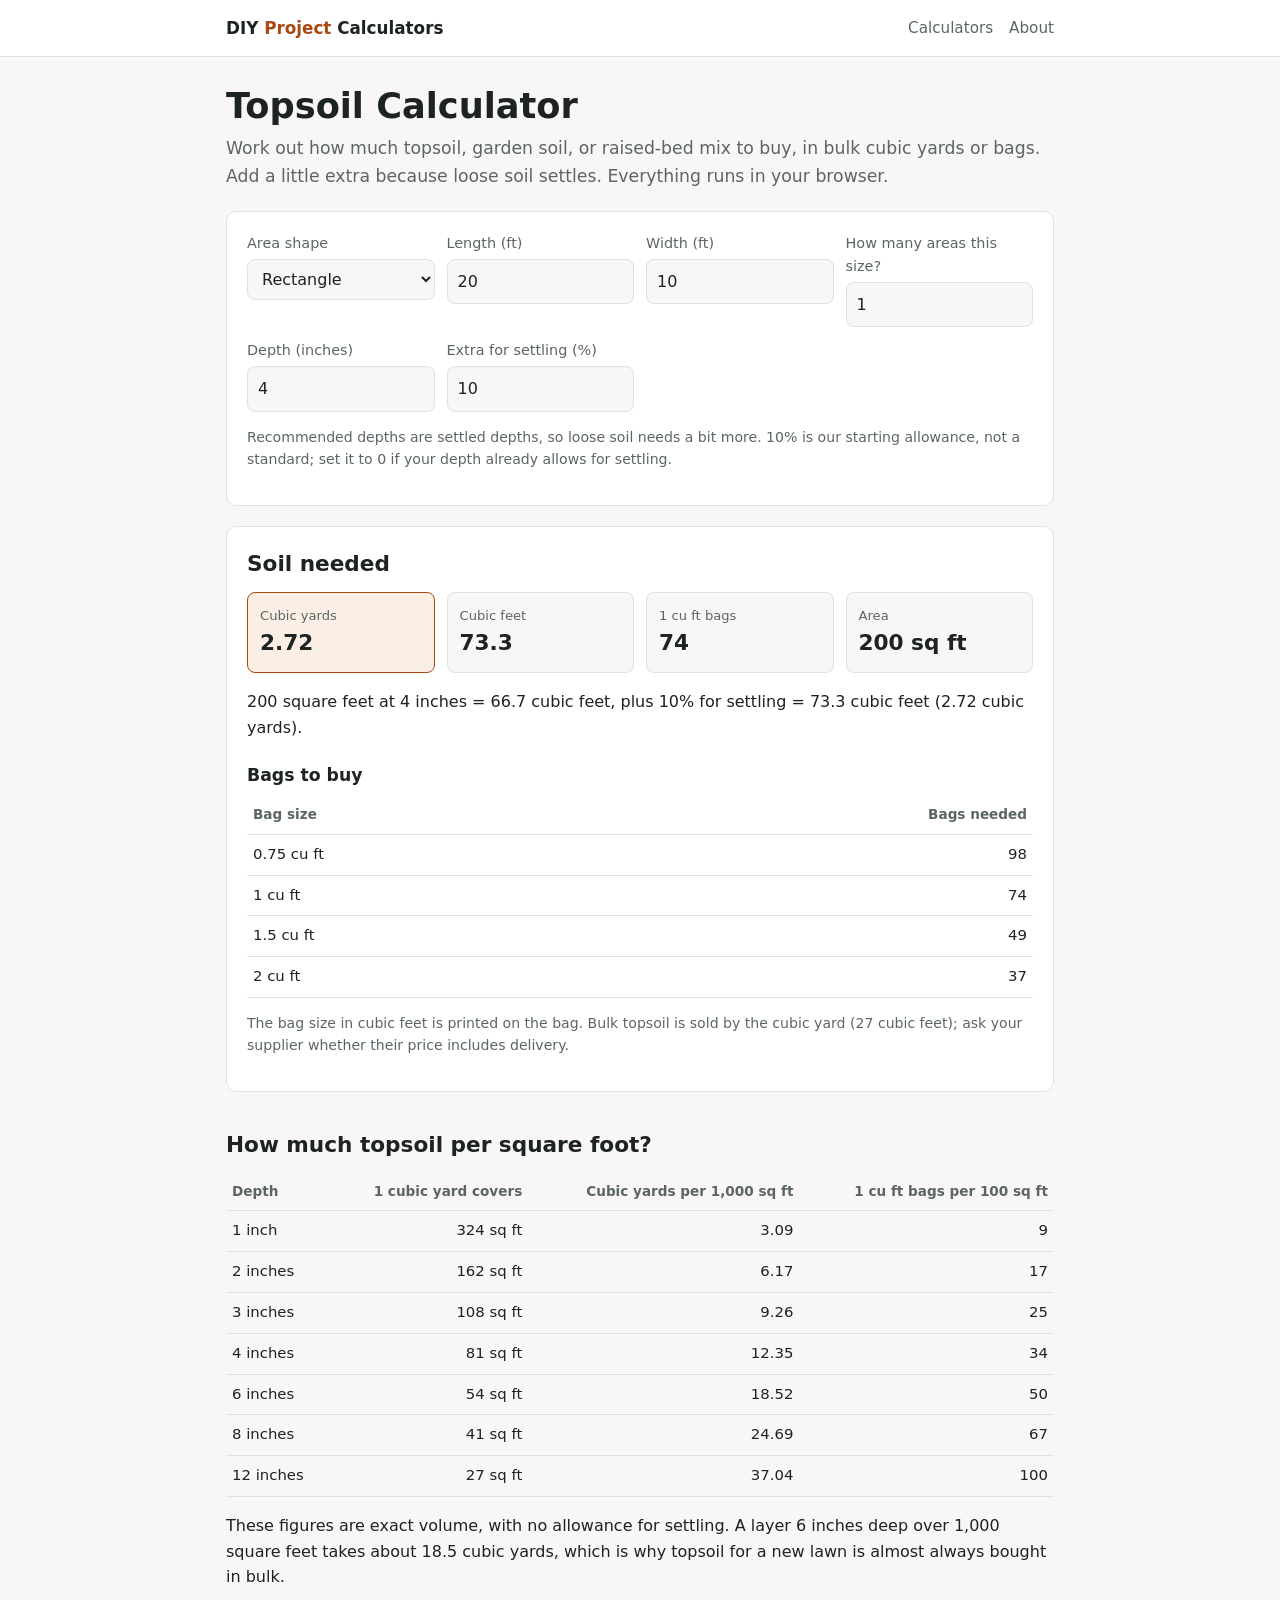
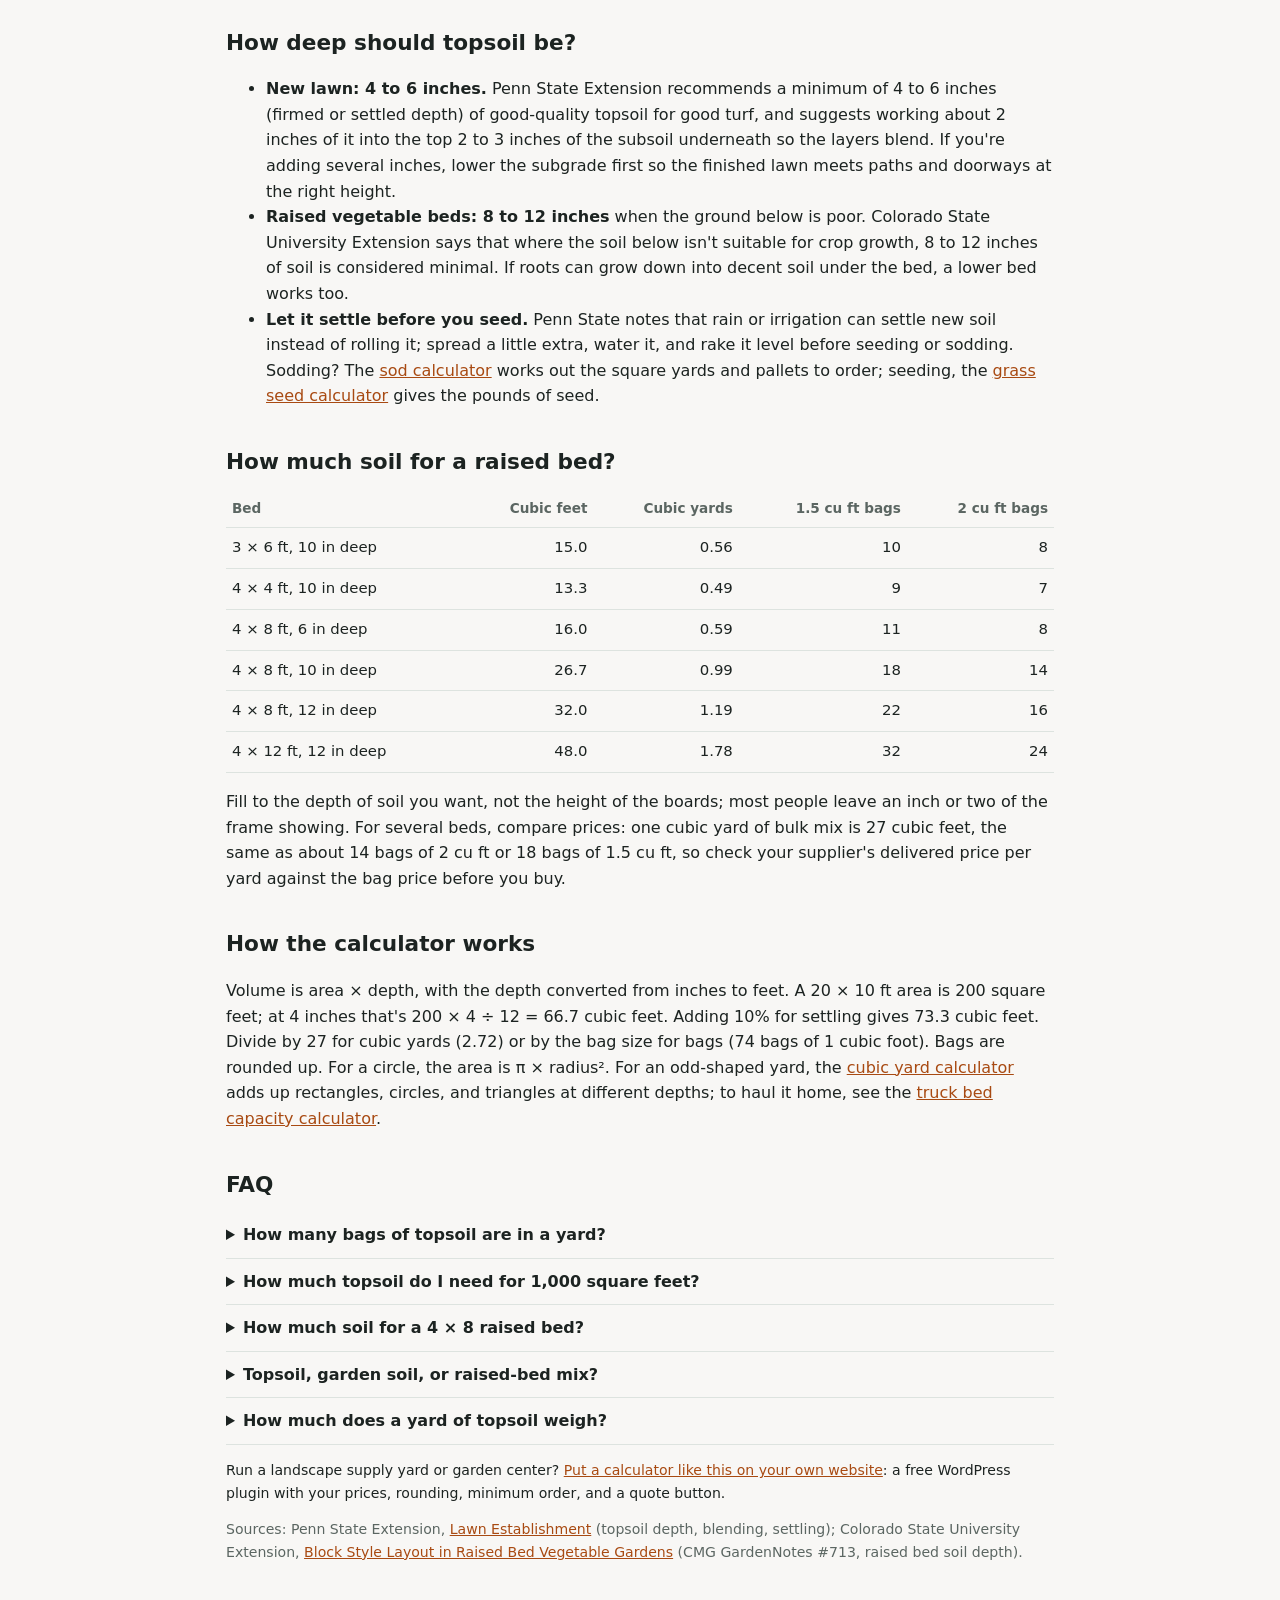
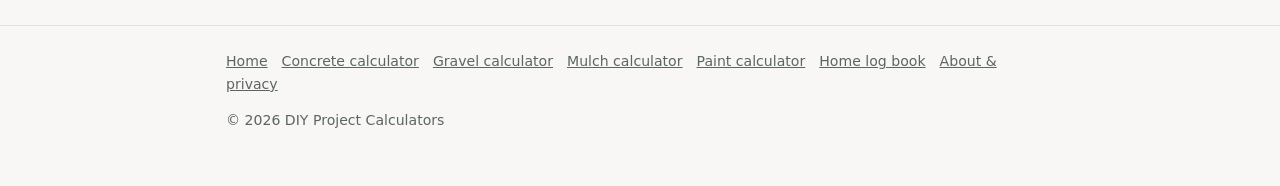
<file: topsoil-calculator/index.html>
<!doctype html>
<html lang="en">
<head>
<meta charset="utf-8">
<meta name="viewport" content="width=device-width, initial-scale=1">
<title>Topsoil Calculator: Cubic Yards and Bags for Lawns and Raised Beds</title>
<meta name="description" content="Free topsoil calculator. Enter the area and depth to get cubic yards and how many bags of topsoil or raised-bed soil to buy, with extra for settling.">
<link rel="canonical" href="https://simpletoolshop.com/diy-project-calculators/topsoil-calculator/">
<link rel="stylesheet" href="../assets/style.css">
<script type="application/ld+json">
{"@context":"https://schema.org","@type":"WebApplication","name":"Topsoil Calculator","applicationCategory":"UtilitiesApplication","operatingSystem":"Any","offers":{"@type":"Offer","price":"0","priceCurrency":"USD"}}
</script>
</head>
<body>
<header class="site"><div class="wrap">
  <a class="brand" href="../">DIY <span>Project</span> Calculators</a>
  <nav class="top"><a href="../#calculators">Calculators</a><a href="../about/">About</a></nav>
</div></header>
<main><div class="wrap">
  <h1>Topsoil Calculator</h1>
  <p class="lede">Work out how much topsoil, garden soil, or raised-bed mix to buy, in bulk cubic yards or bags. Add a little extra because loose soil settles. Everything runs in your browser.</p>

  <section class="card">
    <div class="fields">
      <div><label for="shape">Area shape</label>
        <select id="shape">
          <option value="rect">Rectangle</option>
          <option value="circle">Circle</option>
          <option value="area">I know the square feet</option>
        </select></div>
      <div class="s-rect"><label for="len">Length (ft)</label><input id="len" type="number" min="0" step="0.5" value="20" inputmode="decimal"></div>
      <div class="s-rect"><label for="wid">Width (ft)</label><input id="wid" type="number" min="0" step="0.5" value="10" inputmode="decimal"></div>
      <div class="s-circle hidden"><label for="diam">Diameter (ft)</label><input id="diam" type="number" min="0" step="0.5" value="8" inputmode="decimal"></div>
      <div class="s-area hidden"><label for="area">Area (sq ft)</label><input id="area" type="number" min="0" step="1" value="1000" inputmode="decimal"></div>
      <div><label for="qty">How many areas this size?</label><input id="qty" type="number" min="1" step="1" value="1" inputmode="numeric"></div>
      <div><label for="depth">Depth (inches)</label><input id="depth" type="number" min="0" max="36" step="0.5" value="4" inputmode="decimal"></div>
      <div><label for="extra">Extra for settling (%)</label><input id="extra" type="number" min="0" max="50" step="1" value="10" inputmode="decimal"></div>
    </div>
    <p class="small muted">Recommended depths are settled depths, so loose soil needs a bit more. 10% is our starting allowance, not a standard; set it to 0 if your depth already allows for settling.</p>
  </section>

  <section class="card" aria-live="polite">
    <h2 style="margin-top:0">Soil needed</h2>
    <div class="stats" id="stats"></div>
    <p id="summary"></p>
    <h3>Bags to buy</h3>
    <div class="table-scroll"><table id="bags"></table></div>
    <p class="small muted">The bag size in cubic feet is printed on the bag. Bulk topsoil is sold by the cubic yard (27 cubic feet); ask your supplier whether their price includes delivery.</p>
  </section>

  <article>
    <h2>How much topsoil per square foot?</h2>
<div class="table-scroll"><table id="depth-table">
<!--table:topsoil-depths-->
<thead><tr><th>Depth</th><th class="num">1 cubic yard covers</th><th class="num">Cubic yards per 1,000 sq ft</th><th class="num">1 cu ft bags per 100 sq ft</th></tr></thead><tbody>
<tr><td>1 inch</td><td class="num">324 sq ft</td><td class="num">3.09</td><td class="num">9</td></tr>
<tr><td>2 inches</td><td class="num">162 sq ft</td><td class="num">6.17</td><td class="num">17</td></tr>
<tr><td>3 inches</td><td class="num">108 sq ft</td><td class="num">9.26</td><td class="num">25</td></tr>
<tr><td>4 inches</td><td class="num">81 sq ft</td><td class="num">12.35</td><td class="num">34</td></tr>
<tr><td>6 inches</td><td class="num">54 sq ft</td><td class="num">18.52</td><td class="num">50</td></tr>
<tr><td>8 inches</td><td class="num">41 sq ft</td><td class="num">24.69</td><td class="num">67</td></tr>
<tr><td>12 inches</td><td class="num">27 sq ft</td><td class="num">37.04</td><td class="num">100</td></tr>
</tbody>
<!--/table-->
    </table></div>
    <p>These figures are exact volume, with no allowance for settling. A layer 6 inches deep over 1,000 square feet takes about 18.5 cubic yards, which is why topsoil for a new lawn is almost always bought in bulk.</p>

    <h2>How deep should topsoil be?</h2>
    <ul>
      <li><strong>New lawn: 4 to 6 inches.</strong> Penn State Extension recommends a minimum of 4 to 6 inches (firmed or settled depth) of good-quality topsoil for good turf, and suggests working about 2 inches of it into the top 2 to 3 inches of the subsoil underneath so the layers blend. If you're adding several inches, lower the subgrade first so the finished lawn meets paths and doorways at the right height.</li>
      <li><strong>Raised vegetable beds: 8 to 12 inches</strong> when the ground below is poor. Colorado State University Extension says that where the soil below isn't suitable for crop growth, 8 to 12 inches of soil is considered minimal. If roots can grow down into decent soil under the bed, a lower bed works too.</li>
      <li><strong>Let it settle before you seed.</strong> Penn State notes that rain or irrigation can settle new soil instead of rolling it; spread a little extra, water it, and rake it level before seeding or sodding. Sodding? The <a href="../sod-calculator/">sod calculator</a> works out the square yards and pallets to order; seeding, the <a href="../grass-seed-calculator/">grass seed calculator</a> gives the pounds of seed.</li>
    </ul>

    <h2>How much soil for a raised bed?</h2>
<div class="table-scroll"><table id="bed-table">
<!--table:raised-beds-->
<thead><tr><th>Bed</th><th class="num">Cubic feet</th><th class="num">Cubic yards</th><th class="num">1.5 cu ft bags</th><th class="num">2 cu ft bags</th></tr></thead><tbody>
<tr><td>3 &times; 6 ft, 10 in deep</td><td class="num">15.0</td><td class="num">0.56</td><td class="num">10</td><td class="num">8</td></tr>
<tr><td>4 &times; 4 ft, 10 in deep</td><td class="num">13.3</td><td class="num">0.49</td><td class="num">9</td><td class="num">7</td></tr>
<tr><td>4 &times; 8 ft, 6 in deep</td><td class="num">16.0</td><td class="num">0.59</td><td class="num">11</td><td class="num">8</td></tr>
<tr><td>4 &times; 8 ft, 10 in deep</td><td class="num">26.7</td><td class="num">0.99</td><td class="num">18</td><td class="num">14</td></tr>
<tr><td>4 &times; 8 ft, 12 in deep</td><td class="num">32.0</td><td class="num">1.19</td><td class="num">22</td><td class="num">16</td></tr>
<tr><td>4 &times; 12 ft, 12 in deep</td><td class="num">48.0</td><td class="num">1.78</td><td class="num">32</td><td class="num">24</td></tr>
</tbody>
<!--/table-->
    </table></div>
    <p>Fill to the depth of soil you want, not the height of the boards; most people leave an inch or two of the frame showing. For several beds, compare prices: one cubic yard of bulk mix is 27 cubic feet, the same as about 14 bags of 2 cu ft or 18 bags of 1.5 cu ft, so check your supplier's delivered price per yard against the bag price before you buy.</p>

    <h2>How the calculator works</h2>
    <p>Volume is area &times; depth, with the depth converted from inches to feet. A 20 &times; 10 ft area is 200 square feet; at 4 inches that's 200 &times; 4 &divide; 12 = 66.7 cubic feet. Adding 10% for settling gives 73.3 cubic feet. Divide by 27 for cubic yards (2.72) or by the bag size for bags (74 bags of 1 cubic foot). Bags are rounded up. For a circle, the area is &pi; &times; radius&sup2;. For an odd-shaped yard, the <a href="../cubic-yard-calculator/">cubic yard calculator</a> adds up rectangles, circles, and triangles at different depths; to haul it home, see the <a href="../truck-bed-capacity-calculator/">truck bed capacity calculator</a>.</p>

    <h2>FAQ</h2>
    <details><summary>How many bags of topsoil are in a yard?</summary><p>A cubic yard is 27 cubic feet: 36 bags of 0.75 cubic feet, 27 bags of 1 cubic foot, 18 bags of 1.5 cubic feet, or 13.5 bags of 2 cubic feet.</p></details>
    <details><summary>How much topsoil do I need for 1,000 square feet?</summary><p>At 4 inches, 12.35 cubic yards; at 6 inches, 18.52 cubic yards. Add your settling allowance on top (10% makes those about 13.6 and 20.4 yards).</p></details>
    <details><summary>How much soil for a 4 &times; 8 raised bed?</summary><p>At 10 inches deep, 26.7 cubic feet, or just under 1 cubic yard: 18 bags of 1.5 cubic feet or 14 bags of 2 cubic feet. At 12 inches it's 32 cubic feet.</p></details>
    <details><summary>Topsoil, garden soil, or raised-bed mix?</summary><p>The volume math is the same for all of them. Topsoil is for filling and grading lawns and beds; bagged garden soil and raised-bed mixes usually have compost or other organic matter mixed in. Check the bag for what's in it.</p></details>
    <details><summary>How much does a yard of topsoil weigh?</summary><p>It depends heavily on how wet the soil is and what's in it, so ask your supplier before you plan to haul it in a pickup. This calculator works in volume, which is how topsoil is sold. For stone sold by the ton, use the <a href="../gravel-calculator/">gravel calculator</a>.</p></details>
    <p class="small">Run a landscape supply yard or garden center? <a href="https://simpletoolshop.com/landscape-material-calculator/?utm_source=diy">Put a calculator like this on your own website</a>: a free WordPress plugin with your prices, rounding, minimum order, and a quote button.</p>
    <p class="small muted">Sources: Penn State Extension, <a href="https://extension.psu.edu/lawn-establishment">Lawn Establishment</a> (topsoil depth, blending, settling); Colorado State University Extension, <a href="https://extension.colostate.edu/resource/block-style-layout-in-raised-bed-vegetable-gardens/">Block Style Layout in Raised Bed Vegetable Gardens</a> (CMG GardenNotes #713, raised bed soil depth).</p>
  </article>
</div></main>
<footer class="site"><div class="wrap">
  <a href="../">Home</a><a href="../concrete-calculator/">Concrete calculator</a><a href="../gravel-calculator/">Gravel calculator</a><a href="../mulch-calculator/">Mulch calculator</a><a href="../paint-calculator/">Paint calculator</a><a href="https://www.amazon.com/dp/B0HS3CK9QW" data-goatcounter-click="kdp-home" rel="noopener">Home log book</a><a href="../about/">About &amp; privacy</a>
  <p>&copy; <span data-year></span> DIY Project Calculators</p>
</div></footer>
<script src="../assets/config.js"></script>
<script src="../assets/diy-engine.js"></script>
<script>
(function () {
  const $ = id => document.getElementById(id);
  const E = window.DiyEngine;
  const num = id => Math.max(0, parseFloat($(id).value) || 0);
  const fmt = (n, d = 2) => n.toLocaleString(undefined, { minimumFractionDigits: d, maximumFractionDigits: d });
  const stat = (k, v, win) => `<div class="stat${win ? ' win' : ''}"><div class="k">${k}</div><div class="v">${v}</div></div>`;

  function render() {
    const shape = $('shape').value;
    ['rect', 'circle', 'area'].forEach(s => document.querySelectorAll('.s-' + s).forEach(el => el.classList.toggle('hidden', s !== shape)));
    const qty = Math.max(1, Math.round(num('qty')) || 1);
    const one = shape === 'rect' ? num('len') * num('wid') : shape === 'circle' ? Math.PI * Math.pow(num('diam') / 2, 2) : num('area');
    const area = one * qty, depth = num('depth'), extra = num('extra');
    if (area <= 0 || depth <= 0) {
      $('stats').innerHTML = ''; $('bags').innerHTML = '';
      $('summary').textContent = 'Enter the area and depth to see how much soil you need.';
      return;
    }
    const s = E.soil(area, depth, extra);
    const bag1 = s.bags.find(x => x.size === 1).count;
    $('stats').innerHTML = stat('Cubic yards', fmt(s.yd3), true) + stat('Cubic feet', fmt(s.ft3, 1)) +
      stat('1 cu ft bags', bag1.toLocaleString()) + stat('Area', `${fmt(area, 0)} sq ft`);
    $('summary').textContent = `${fmt(area, 0)} square feet at ${depth} inch${depth === 1 ? '' : 'es'} = ${fmt(s.baseFt3, 1)} cubic feet` +
      (extra > 0 ? `, plus ${extra}% for settling = ${fmt(s.ft3, 1)} cubic feet (${fmt(s.yd3)} cubic yards).` : ` (${fmt(s.yd3)} cubic yards).`);
    $('bags').innerHTML = '<thead><tr><th>Bag size</th><th class="num">Bags needed</th></tr></thead><tbody>' +
      s.bags.map(x => `<tr><td>${x.size} cu ft</td><td class="num">${x.count.toLocaleString()}</td></tr>`).join('') + '</tbody>';
  }
  document.querySelectorAll('input, select').forEach(el => el.addEventListener('input', render));
  render();
})();
</script>
</body>
</html>
</file>
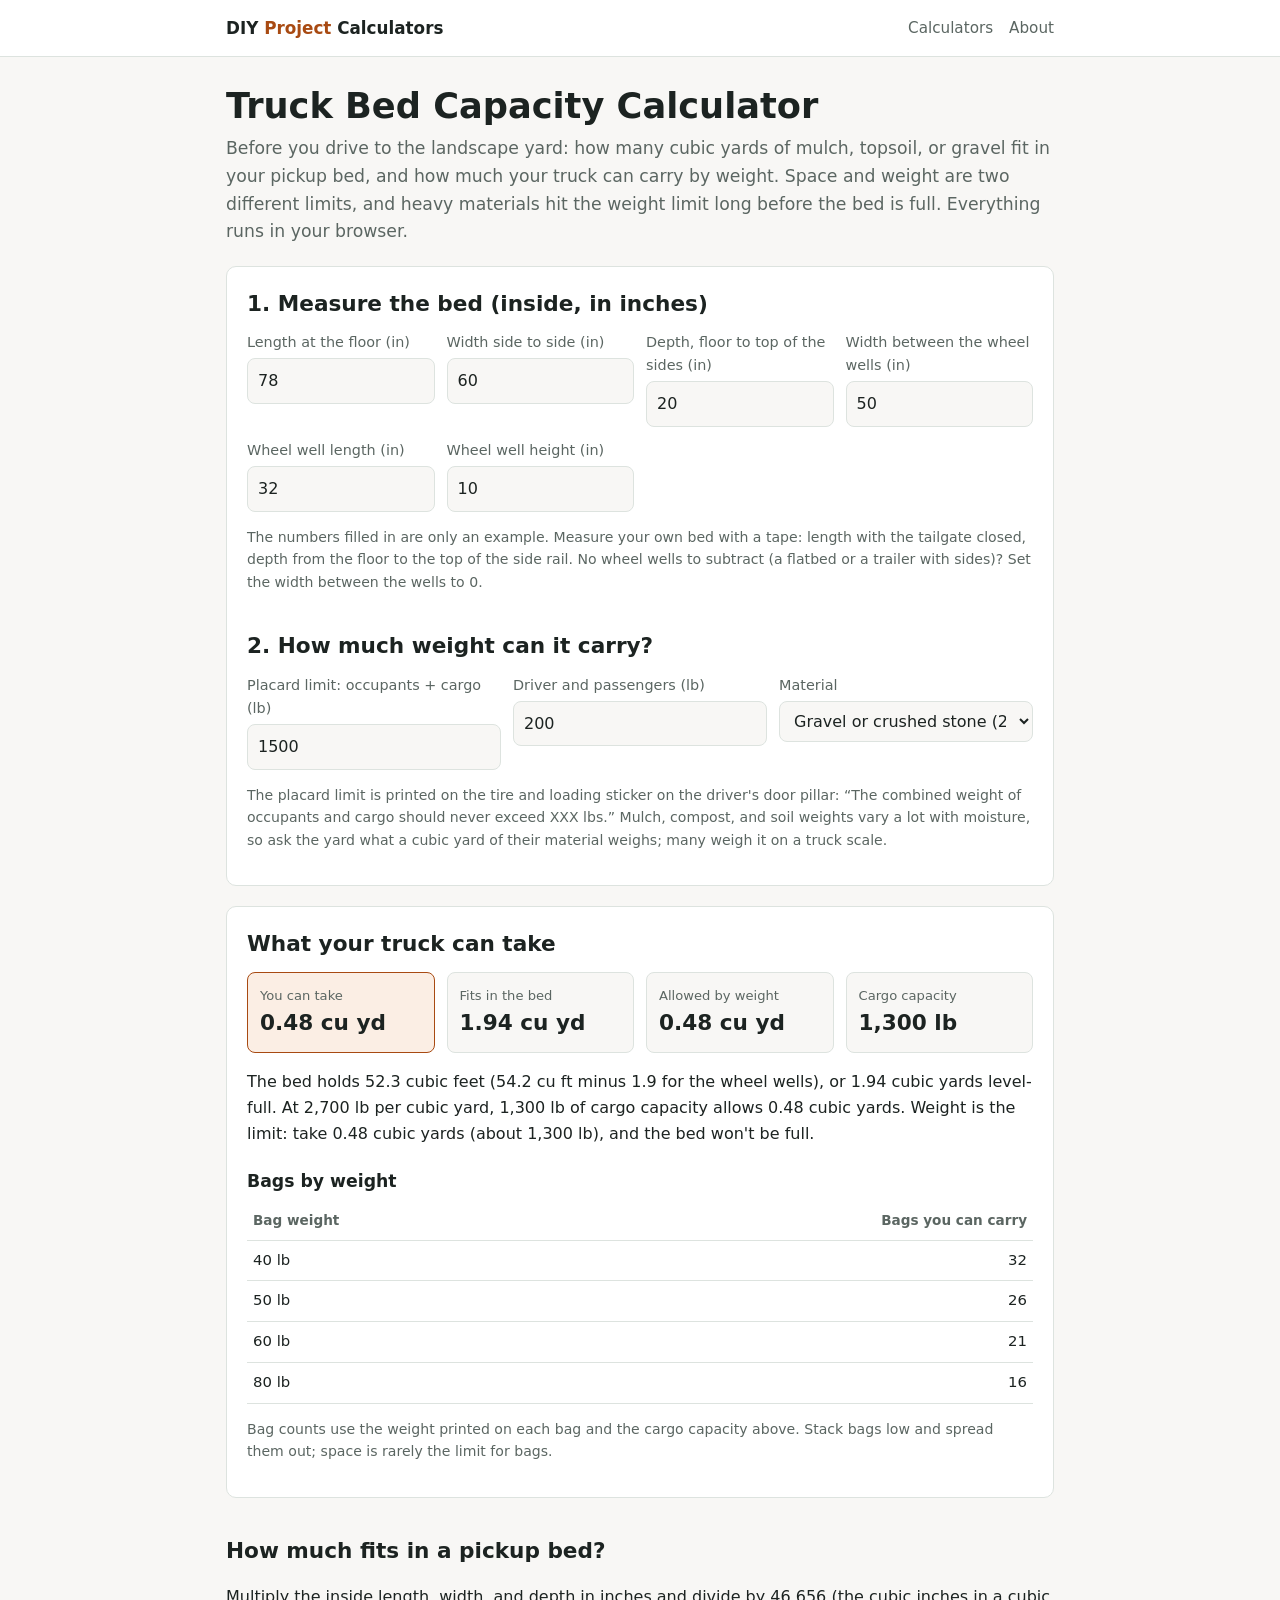
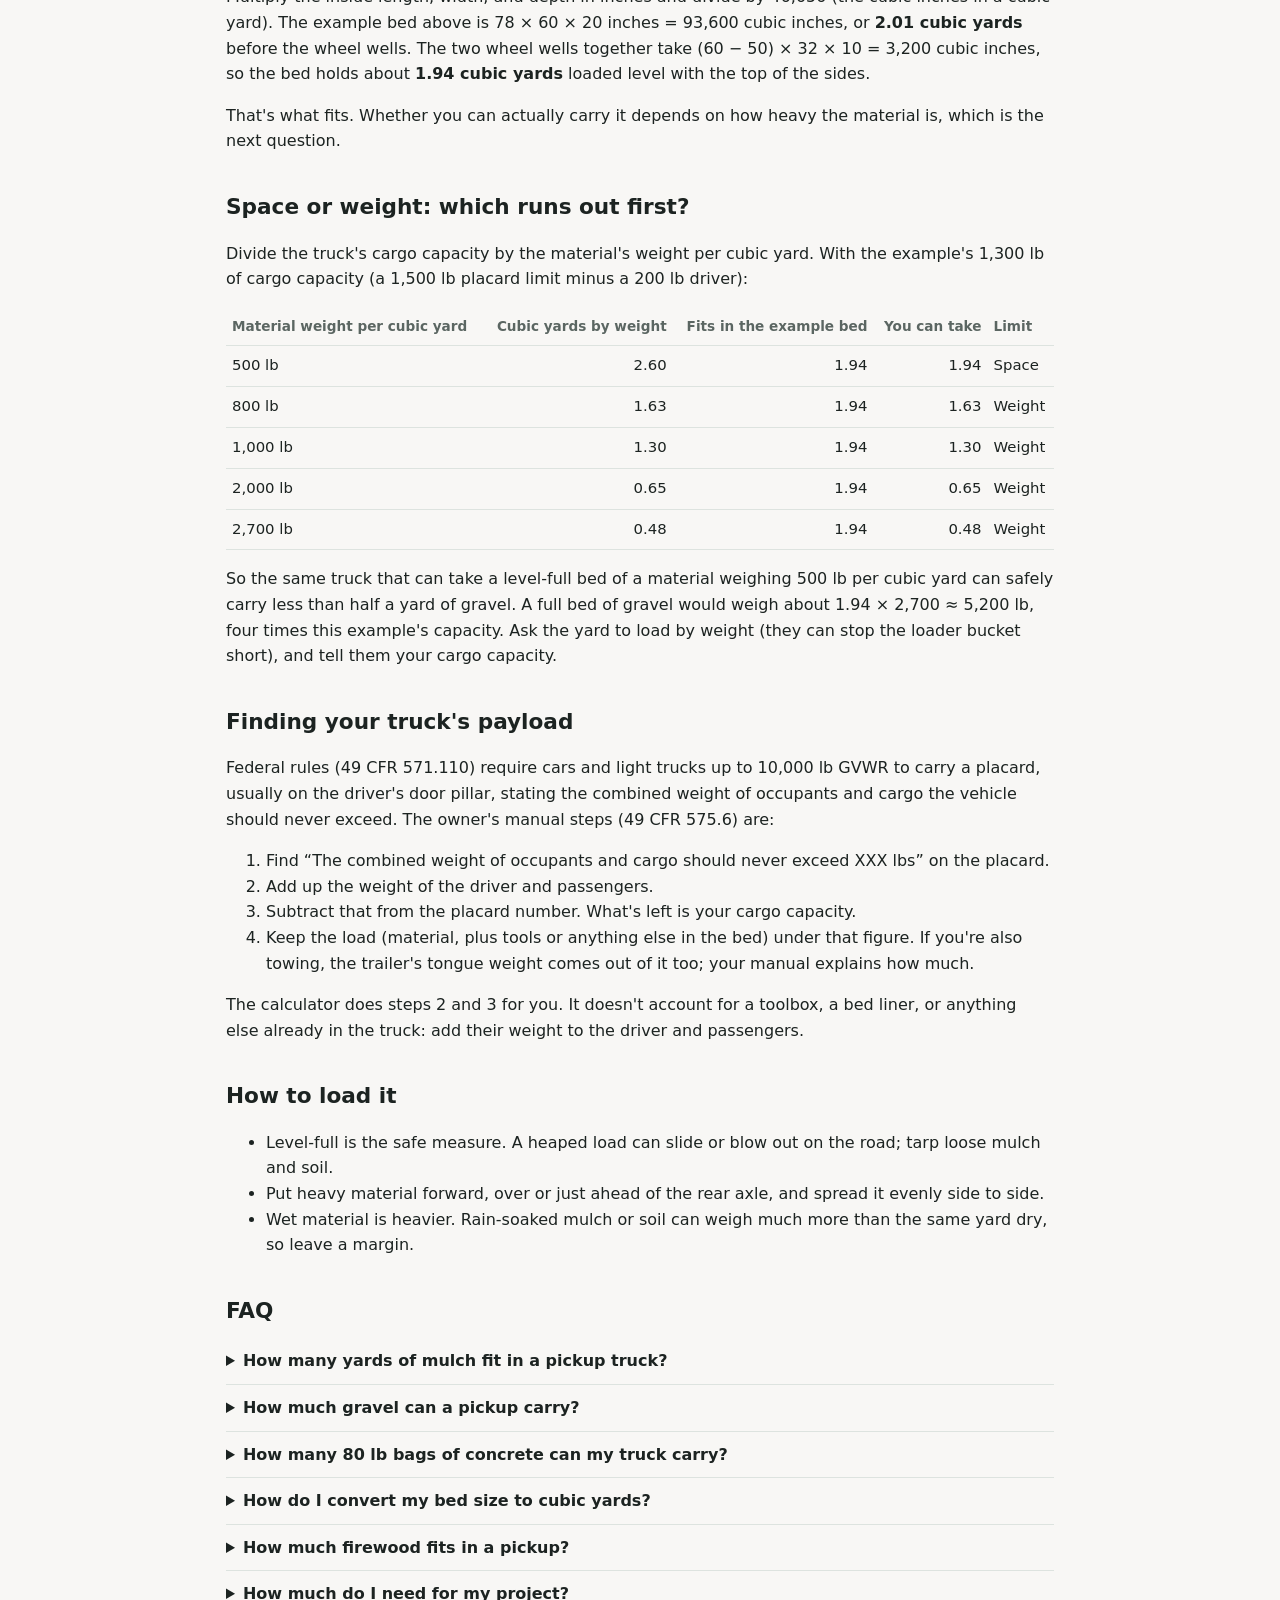
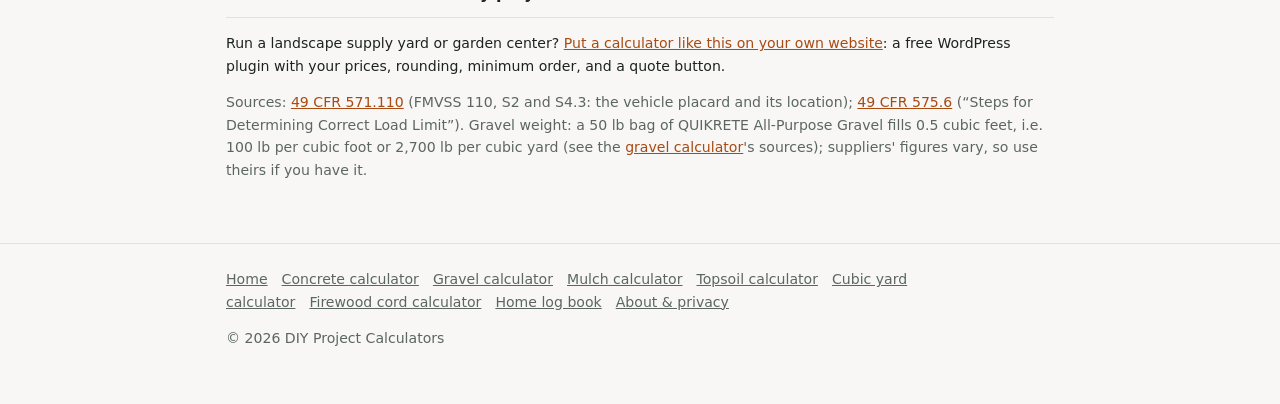
<file: truck-bed-capacity-calculator/index.html>
<!doctype html>
<html lang="en">
<head>
<meta charset="utf-8">
<meta name="viewport" content="width=device-width, initial-scale=1">
<title>Truck Bed Capacity Calculator: Cubic Yards and Payload</title>
<meta name="description" content="How many cubic yards of mulch, soil, or gravel fit in your pickup bed, and how much it can legally carry by weight. Measure the bed, read the door placard.">
<link rel="canonical" href="https://simpletoolshop.com/diy-project-calculators/truck-bed-capacity-calculator/">
<link rel="stylesheet" href="../assets/style.css">
<script type="application/ld+json">
{"@context":"https://schema.org","@type":"WebApplication","name":"Truck Bed Capacity Calculator","applicationCategory":"UtilitiesApplication","operatingSystem":"Any","offers":{"@type":"Offer","price":"0","priceCurrency":"USD"}}
</script>
</head>
<body>
<header class="site"><div class="wrap">
  <a class="brand" href="../">DIY <span>Project</span> Calculators</a>
  <nav class="top"><a href="../#calculators">Calculators</a><a href="../about/">About</a></nav>
</div></header>
<main><div class="wrap">
  <h1>Truck Bed Capacity Calculator</h1>
  <p class="lede">Before you drive to the landscape yard: how many cubic yards of mulch, topsoil, or gravel fit in your pickup bed, and how much your truck can carry by weight. Space and weight are two different limits, and heavy materials hit the weight limit long before the bed is full. Everything runs in your browser.</p>

  <section class="card">
    <h2 style="margin-top:0">1. Measure the bed (inside, in inches)</h2>
    <div class="fields">
      <div><label for="len">Length at the floor (in)</label><input id="len" type="number" min="0" step="1" value="78" inputmode="decimal"></div>
      <div><label for="wid">Width side to side (in)</label><input id="wid" type="number" min="0" step="1" value="60" inputmode="decimal"></div>
      <div><label for="depth">Depth, floor to top of the sides (in)</label><input id="depth" type="number" min="0" step="0.5" value="20" inputmode="decimal"></div>
      <div><label for="between">Width between the wheel wells (in)</label><input id="between" type="number" min="0" step="1" value="50" inputmode="decimal"></div>
      <div><label for="wlen">Wheel well length (in)</label><input id="wlen" type="number" min="0" step="1" value="32" inputmode="decimal"></div>
      <div><label for="wht">Wheel well height (in)</label><input id="wht" type="number" min="0" step="0.5" value="10" inputmode="decimal"></div>
    </div>
    <p class="small muted">The numbers filled in are only an example. Measure your own bed with a tape: length with the tailgate closed, depth from the floor to the top of the side rail. No wheel wells to subtract (a flatbed or a trailer with sides)? Set the width between the wells to 0.</p>

    <h2>2. How much weight can it carry?</h2>
    <div class="fields">
      <div><label for="payload">Placard limit: occupants + cargo (lb)</label><input id="payload" type="number" min="0" step="10" value="1500" inputmode="decimal"></div>
      <div><label for="people">Driver and passengers (lb)</label><input id="people" type="number" min="0" step="10" value="200" inputmode="decimal"></div>
      <div><label for="material">Material</label>
        <select id="material">
          <option value="2700">Gravel or crushed stone (2,700 lb per cubic yard)</option>
          <option value="custom">Something else: I'll enter its weight</option>
        </select></div>
      <div class="s-custom hidden"><label for="lbyd">Weight per cubic yard (lb)</label><input id="lbyd" type="number" min="0" step="50" value="1000" inputmode="decimal"></div>
    </div>
    <p class="small muted">The placard limit is printed on the tire and loading sticker on the driver's door pillar: &ldquo;The combined weight of occupants and cargo should never exceed XXX lbs.&rdquo; Mulch, compost, and soil weights vary a lot with moisture, so ask the yard what a cubic yard of their material weighs; many weigh it on a truck scale.</p>
  </section>

  <section class="card" aria-live="polite">
    <h2 style="margin-top:0">What your truck can take</h2>
    <div id="warning" class="note hidden"></div>
    <div class="stats" id="stats"></div>
    <p id="summary"></p>
    <h3>Bags by weight</h3>
    <div class="table-scroll"><table id="bags"></table></div>
    <p class="small muted">Bag counts use the weight printed on each bag and the cargo capacity above. Stack bags low and spread them out; space is rarely the limit for bags.</p>
  </section>

  <article>
    <h2 id="how-much-fits">How much fits in a pickup bed?</h2>
    <p>Multiply the inside length, width, and depth in inches and divide by 46,656 (the cubic inches in a cubic yard). The example bed above is 78 &times; 60 &times; 20 inches = 93,600 cubic inches, or <strong>2.01 cubic yards</strong> before the wheel wells. The two wheel wells together take (60 &minus; 50) &times; 32 &times; 10 = 3,200 cubic inches, so the bed holds about <strong>1.94 cubic yards</strong> loaded level with the top of the sides.</p>
    <p>That's what fits. Whether you can actually carry it depends on how heavy the material is, which is the next question.</p>

    <h2>Space or weight: which runs out first?</h2>
    <p>Divide the truck's cargo capacity by the material's weight per cubic yard. With the example's 1,300 lb of cargo capacity (a 1,500 lb placard limit minus a 200 lb driver):</p>
    <div class="table-scroll"><table id="limits-table">
<!--table:truck-limits-->
<thead><tr><th>Material weight per cubic yard</th><th class="num">Cubic yards by weight</th><th class="num">Fits in the example bed</th><th class="num">You can take</th><th>Limit</th></tr></thead><tbody>
<tr><td>500 lb</td><td class="num">2.60</td><td class="num">1.94</td><td class="num">1.94</td><td>Space</td></tr>
<tr><td>800 lb</td><td class="num">1.63</td><td class="num">1.94</td><td class="num">1.63</td><td>Weight</td></tr>
<tr><td>1,000 lb</td><td class="num">1.30</td><td class="num">1.94</td><td class="num">1.30</td><td>Weight</td></tr>
<tr><td>2,000 lb</td><td class="num">0.65</td><td class="num">1.94</td><td class="num">0.65</td><td>Weight</td></tr>
<tr><td>2,700 lb</td><td class="num">0.48</td><td class="num">1.94</td><td class="num">0.48</td><td>Weight</td></tr>
</tbody>
<!--/table-->
    </table></div>
    <p>So the same truck that can take a level-full bed of a material weighing 500 lb per cubic yard can safely carry less than half a yard of gravel. A full bed of gravel would weigh about 1.94 &times; 2,700 &asymp; 5,200 lb, four times this example's capacity. Ask the yard to load by weight (they can stop the loader bucket short), and tell them your cargo capacity.</p>

    <h2>Finding your truck's payload</h2>
    <p>Federal rules (49 CFR 571.110) require cars and light trucks up to 10,000 lb GVWR to carry a placard, usually on the driver's door pillar, stating the combined weight of occupants and cargo the vehicle should never exceed. The owner's manual steps (49 CFR 575.6) are:</p>
    <ol>
      <li>Find &ldquo;The combined weight of occupants and cargo should never exceed XXX lbs&rdquo; on the placard.</li>
      <li>Add up the weight of the driver and passengers.</li>
      <li>Subtract that from the placard number. What's left is your cargo capacity.</li>
      <li>Keep the load (material, plus tools or anything else in the bed) under that figure. If you're also towing, the trailer's tongue weight comes out of it too; your manual explains how much.</li>
    </ol>
    <p>The calculator does steps 2 and 3 for you. It doesn't account for a toolbox, a bed liner, or anything else already in the truck: add their weight to the driver and passengers.</p>

    <h2>How to load it</h2>
    <ul>
      <li>Level-full is the safe measure. A heaped load can slide or blow out on the road; tarp loose mulch and soil.</li>
      <li>Put heavy material forward, over or just ahead of the rear axle, and spread it evenly side to side.</li>
      <li>Wet material is heavier. Rain-soaked mulch or soil can weigh much more than the same yard dry, so leave a margin.</li>
    </ul>

    <h2>FAQ</h2>
    <details><summary>How many yards of mulch fit in a pickup truck?</summary><p>Measure your bed and enter it above. The example 78 &times; 60 &times; 20 inch bed holds about 1.94 cubic yards loaded level. Whether you can carry that much depends on the mulch's weight per cubic yard, which changes a lot with moisture: ask the yard for their figure and enter it as &ldquo;Something else&rdquo;.</p></details>
    <details><summary>How much gravel can a pickup carry?</summary><p>Cargo capacity divided by the gravel's weight. At 2,700 lb per cubic yard, every 1,000 lb of cargo capacity is about 0.37 cubic yards (1,000 &divide; 2,700). For more, use a trailer rated for the weight or have it delivered.</p></details>
    <details><summary>How many 80 lb bags of concrete can my truck carry?</summary><p>Cargo capacity divided by 80, rounded down. With 1,300 lb of capacity that's 16 bags (1,280 lb). The <a href="../concrete-calculator/">concrete calculator</a> tells you how many bags your project needs.</p></details>
    <details><summary>How do I convert my bed size to cubic yards?</summary><p>Inches: length &times; width &times; depth &divide; 46,656. Feet: length &times; width &times; depth &divide; 27. For a project area instead of a truck, the <a href="../cubic-yard-calculator/">cubic yard calculator</a> does the same math for rectangles, circles, and triangles.</p></details>
    <details><summary>How much firewood fits in a pickup?</summary><p>Less than the bed volume: wood never packs solid, and a Clemson University study found loose-thrown wood restacked to only about 61&ndash;62% of the bed. The <a href="../firewood-cord-calculator/">firewood cord calculator</a> turns your bed size into cords for each way of loading, and green hardwood is heavy enough that weight usually runs out first.</p></details>
    <details><summary>How much do I need for my project?</summary><p>Work that out first, then see if it fits: <a href="../mulch-calculator/">mulch</a>, <a href="../topsoil-calculator/">topsoil</a>, or <a href="../gravel-calculator/">gravel</a>. Sod is heavy too: a full pallet weighs about a ton (<a href="../sod-calculator/">sod calculator</a>). If you need more than one load, compare the cost of the trips with the yard's delivery fee.</p></details>
    <p class="small">Run a landscape supply yard or garden center? <a href="https://simpletoolshop.com/landscape-material-calculator/?utm_source=diy">Put a calculator like this on your own website</a>: a free WordPress plugin with your prices, rounding, minimum order, and a quote button.</p>
    <p class="small muted">Sources: <a href="https://www.ecfr.gov/current/title-49/subtitle-B/chapter-V/part-571/subpart-B/section-571.110">49 CFR 571.110</a> (FMVSS 110, S2 and S4.3: the vehicle placard and its location); <a href="https://www.ecfr.gov/current/title-49/subtitle-B/chapter-V/part-575/subpart-A/section-575.6">49 CFR 575.6</a> (&ldquo;Steps for Determining Correct Load Limit&rdquo;). Gravel weight: a 50 lb bag of QUIKRETE All-Purpose Gravel fills 0.5 cubic feet, i.e. 100 lb per cubic foot or 2,700 lb per cubic yard (see the <a href="../gravel-calculator/">gravel calculator</a>'s sources); suppliers' figures vary, so use theirs if you have it.</p>
  </article>
</div></main>
<footer class="site"><div class="wrap">
  <a href="../">Home</a><a href="../concrete-calculator/">Concrete calculator</a><a href="../gravel-calculator/">Gravel calculator</a><a href="../mulch-calculator/">Mulch calculator</a><a href="../topsoil-calculator/">Topsoil calculator</a><a href="../cubic-yard-calculator/">Cubic yard calculator</a><a href="../firewood-cord-calculator/">Firewood cord calculator</a><a href="https://www.amazon.com/dp/B0HS3CK9QW" data-goatcounter-click="kdp-home" rel="noopener">Home log book</a><a href="../about/">About &amp; privacy</a>
  <p>&copy; <span data-year></span> DIY Project Calculators</p>
</div></footer>
<script src="../assets/config.js"></script>
<script src="../assets/diy-engine.js"></script>
<script>
(function () {
  const $ = id => document.getElementById(id);
  const E = window.DiyEngine;
  const num = id => Math.max(0, parseFloat($(id).value) || 0);
  const fmt = (n, d = 2) => n.toLocaleString(undefined, { minimumFractionDigits: d, maximumFractionDigits: d });
  const stat = (k, v, win) => `<div class="stat${win ? ' win' : ''}"><div class="k">${k}</div><div class="v">${v}</div></div>`;

  function render() {
    const custom = $('material').value === 'custom';
    document.querySelectorAll('.s-custom').forEach(el => el.classList.toggle('hidden', !custom));
    const lbPerYd3 = custom ? num('lbyd') : parseFloat($('material').value);
    const bed = E.truckBed({ lengthIn: num('len'), widthIn: num('wid'), depthIn: num('depth'),
      betweenWellsIn: num('between'), wellLengthIn: num('wlen'), wellHeightIn: num('wht') });
    const warn = $('warning');
    if (bed.ft3 <= 0 || num('payload') <= 0 || lbPerYd3 <= 0) {
      $('stats').innerHTML = ''; $('bags').innerHTML = ''; warn.classList.add('hidden');
      $('summary').textContent = 'Enter the bed size, the placard limit, and the material weight to see what you can carry.';
      return;
    }
    const load = E.truckLoad({ bedYd3: bed.yd3, payloadLb: num('payload'), peopleLb: num('people'), lbPerYd3 });
    warn.classList.toggle('hidden', load.cargoLb > 0);
    warn.textContent = load.cargoLb > 0 ? '' : 'The driver and passengers already use the whole placard limit, so there is no capacity left for cargo.';
    $('stats').innerHTML = stat('You can take', `${fmt(load.yd3)} cu yd`, true) + stat('Fits in the bed', `${fmt(bed.yd3)} cu yd`) +
      stat('Allowed by weight', `${fmt(load.byWeight)} cu yd`) + stat('Cargo capacity', `${Math.round(load.cargoLb).toLocaleString()} lb`);
    const wells = bed.wellsFt3 > 0 ? ` (${fmt(bed.grossFt3, 1)} cu ft minus ${fmt(bed.wellsFt3, 1)} for the wheel wells)` : '';
    $('summary').textContent = `The bed holds ${fmt(bed.ft3, 1)} cubic feet${wells}, or ${fmt(bed.yd3)} cubic yards level-full. ` +
      `At ${Math.round(lbPerYd3).toLocaleString()} lb per cubic yard, ${Math.round(load.cargoLb).toLocaleString()} lb of cargo capacity allows ${fmt(load.byWeight)} cubic yards. ` +
      (load.limit === 'weight'
        ? `Weight is the limit: take ${fmt(load.yd3)} cubic yards (about ${Math.round(load.lb).toLocaleString()} lb), and the bed won't be full.`
        : `Space is the limit: a level-full bed (${fmt(load.yd3)} cubic yards, about ${Math.round(load.lb).toLocaleString()} lb) stays under the weight limit.`);
    $('bags').innerHTML = '<thead><tr><th>Bag weight</th><th class="num">Bags you can carry</th></tr></thead><tbody>' +
      [40, 50, 60, 80].map(lb => `<tr><td>${lb} lb</td><td class="num">${E.bagsByWeight(load.cargoLb, lb).toLocaleString()}</td></tr>`).join('') + '</tbody>';
  }
  document.querySelectorAll('input, select').forEach(el => el.addEventListener('input', render));
  render();
})();
</script>
</body>
</html>
</file>
<file: assets/style.css>
:root {
  --bg: #f8f7f5;
  --surface: #ffffff;
  --text: #1c2321;
  --muted: #5b6662;
  --border: #dde3df;
  --accent: #a84a12;
  --accent-strong: #7f370c;
  --accent-soft: #fbeee4;
  --warn: #9a5b00;
  --warn-soft: #fff4e0;
  --alt: #3b5bab;
  --radius: 10px;
  color-scheme: light;
}
@media (prefers-color-scheme: dark) {
  :root {
    --bg: #121615;
    --surface: #1a201e;
    --text: #e6ebe8;
    --muted: #9aa6a1;
    --border: #2c3532;
    --accent: #f0995e;
    --accent-strong: #f6b98d;
    --accent-soft: #3a2619;
    --warn: #f0b45a;
    --warn-soft: #33281a;
    --alt: #8aa6f0;
    color-scheme: dark;
  }
}
* { box-sizing: border-box; }
html { -webkit-text-size-adjust: 100%; }
body {
  margin: 0;
  background: var(--bg);
  color: var(--text);
  font: 16px/1.6 system-ui, -apple-system, "Segoe UI", Roboto, sans-serif;
}
a { color: var(--accent); }
a:hover { color: var(--accent-strong); }
.wrap { max-width: 860px; margin: 0 auto; padding: 0 16px; }
header.site {
  border-bottom: 1px solid var(--border);
  background: var(--surface);
}
header.site .wrap { display: flex; align-items: center; justify-content: space-between; gap: 12px; min-height: 56px; flex-wrap: wrap; }
.brand { font-weight: 700; text-decoration: none; color: var(--text); font-size: 1.05rem; }
.brand span { color: var(--accent); }
nav.top a { margin-left: 16px; text-decoration: none; color: var(--muted); font-size: .95rem; }
nav.top a:hover { color: var(--text); }
main { padding: 28px 0 48px; }
h1 { font-size: clamp(1.6rem, 4vw, 2.2rem); line-height: 1.2; margin: 0 0 8px; }
h2 { font-size: 1.35rem; margin: 36px 0 10px; }
h3 { font-size: 1.08rem; margin: 22px 0 6px; }
.lede { color: var(--muted); font-size: 1.08rem; margin-top: 0; }
.card {
  background: var(--surface);
  border: 1px solid var(--border);
  border-radius: var(--radius);
  padding: 20px;
  margin: 20px 0;
}
.grid { display: grid; grid-template-columns: repeat(auto-fit, minmax(230px, 1fr)); gap: 16px; }
.tool-link { display: block; text-decoration: none; color: var(--text); }
.tool-link:hover { border-color: var(--accent); }
.tool-link strong { display: block; color: var(--accent); margin-bottom: 4px; }
label { display: block; font-size: .9rem; color: var(--muted); margin-bottom: 4px; }
input, select {
  width: 100%;
  font: inherit;
  padding: 9px 10px;
  border: 1px solid var(--border);
  border-radius: 8px;
  background: var(--bg);
  color: var(--text);
}
input:focus, select:focus { outline: 2px solid var(--accent); outline-offset: 1px; }
.btn {
  display: inline-block;
  font: inherit;
  font-weight: 600;
  padding: 10px 18px;
  border-radius: 8px;
  border: 1px solid var(--accent);
  background: var(--accent);
  color: #fff;
  cursor: pointer;
  text-decoration: none;
}
@media (prefers-color-scheme: dark) { .btn { color: #0d1411; } }
.btn:hover { background: var(--accent-strong); border-color: var(--accent-strong); color: #fff; }
.btn.ghost { background: transparent; color: var(--accent); }
.btn.ghost:hover { background: var(--accent-soft); color: var(--accent-strong); }
.row { display: grid; gap: 12px; }
.fields { display: grid; grid-template-columns: repeat(auto-fit, minmax(150px, 1fr)); gap: 12px; }
table { width: 100%; border-collapse: collapse; font-size: .93rem; }
th, td { text-align: left; padding: 8px 6px; border-bottom: 1px solid var(--border); }
th { color: var(--muted); font-weight: 600; font-size: .85rem; }
td.num, th.num { text-align: right; font-variant-numeric: tabular-nums; }
.table-scroll { overflow-x: auto; }
@media (max-width: 560px) {
}
.stats { display: grid; grid-template-columns: repeat(auto-fit, minmax(160px, 1fr)); gap: 12px; }
.stat { background: var(--bg); border: 1px solid var(--border); border-radius: 8px; padding: 12px; }
.stat .k { font-size: .82rem; color: var(--muted); }
.stat .v { font-size: 1.35rem; font-weight: 700; font-variant-numeric: tabular-nums; }
.stat.win { border-color: var(--accent); background: var(--accent-soft); }
.note { background: var(--warn-soft); color: var(--warn); border-radius: 8px; padding: 10px 12px; font-size: .93rem; }
.cta {
  background: var(--accent-soft);
  border: 1px solid var(--accent);
  border-radius: var(--radius);
  padding: 20px;
  margin: 28px 0;
}
.cta h2, .cta h3 { margin-top: 0; }
.muted { color: var(--muted); }
.small { font-size: .88rem; }
.bar-chart { display: grid; gap: 6px; margin-top: 10px; }
.bar { display: grid; grid-template-columns: 110px 1fr 80px; gap: 8px; align-items: center; font-size: .88rem; }
.bar .track { background: var(--bg); border: 1px solid var(--border); border-radius: 6px; height: 18px; overflow: hidden; }
.bar .fill { height: 100%; background: var(--accent); }
.bar .fill.alt { background: var(--alt); }
details { border-bottom: 1px solid var(--border); padding: 10px 0; }
summary { cursor: pointer; font-weight: 600; }
footer.site { border-top: 1px solid var(--border); padding: 24px 0 40px; color: var(--muted); font-size: .88rem; }
footer.site a { color: var(--muted); margin-right: 14px; }
.hidden { display: none !important; }
</file>
